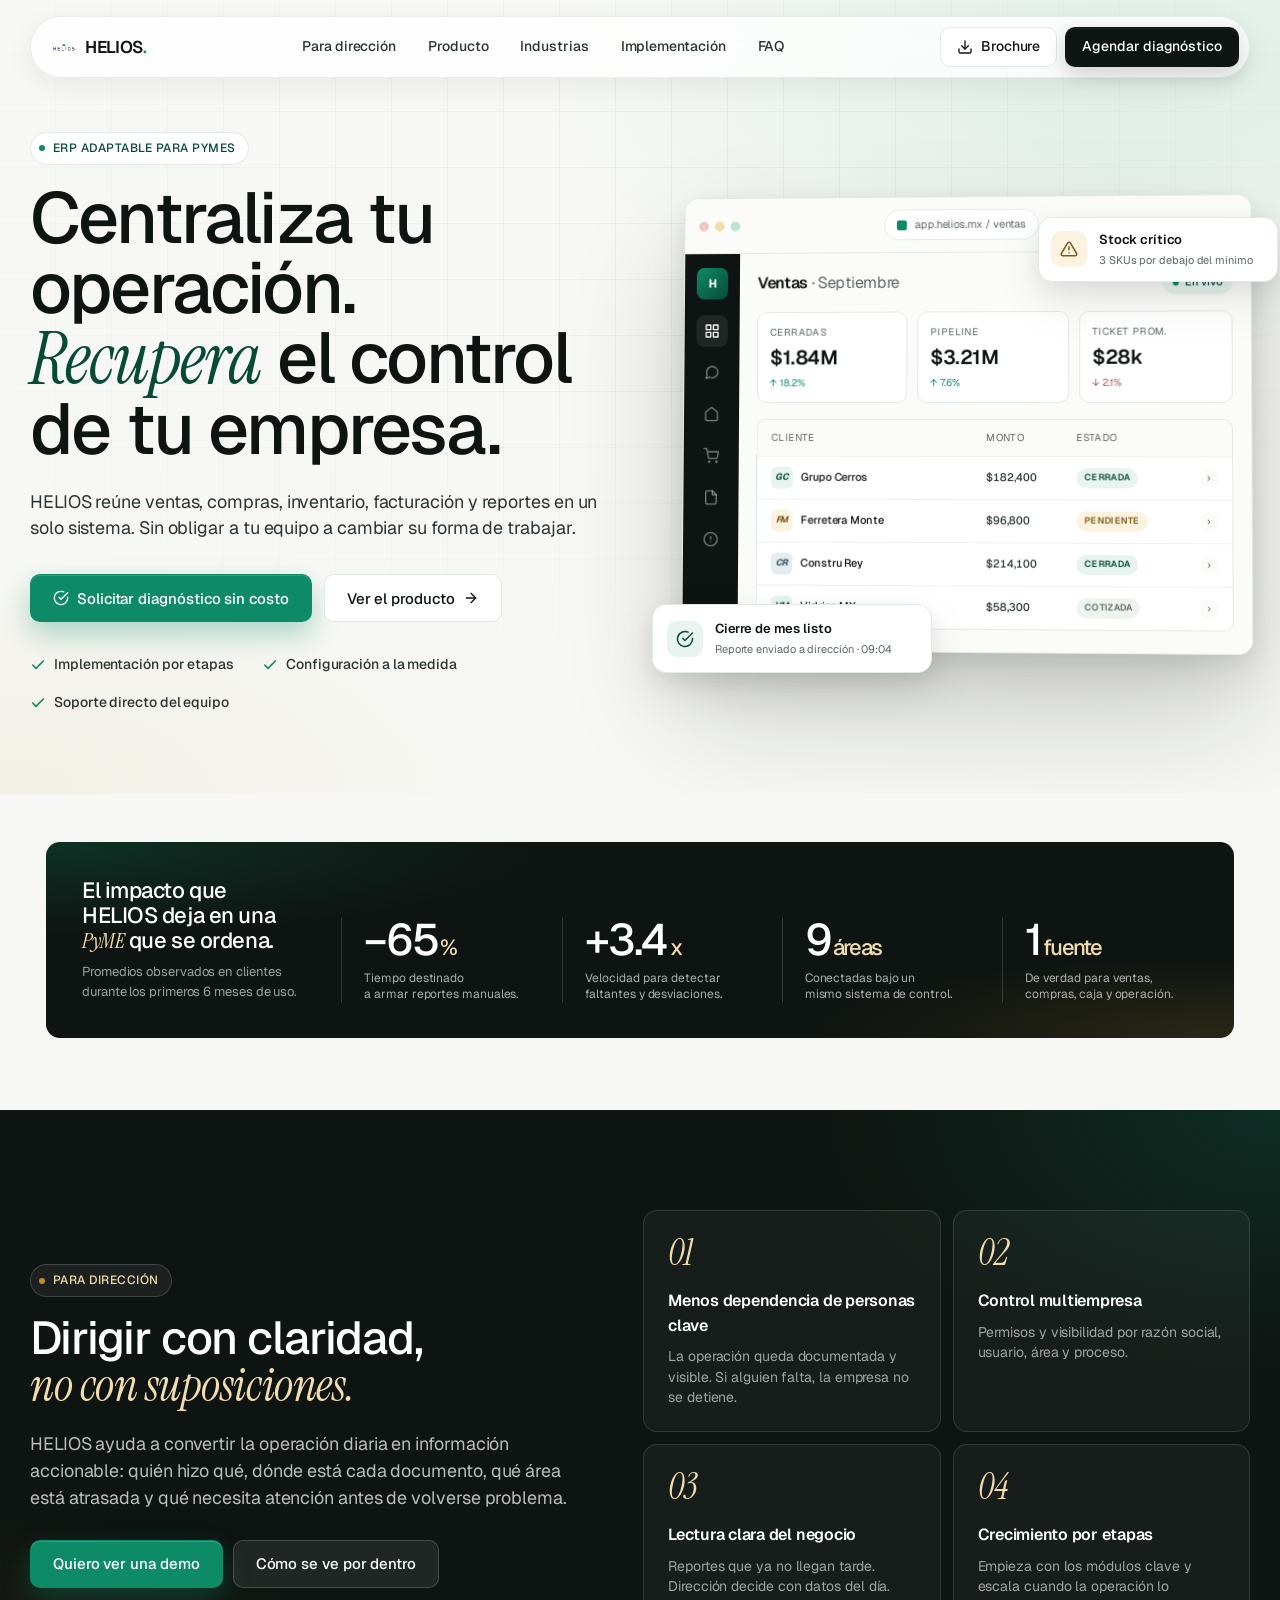
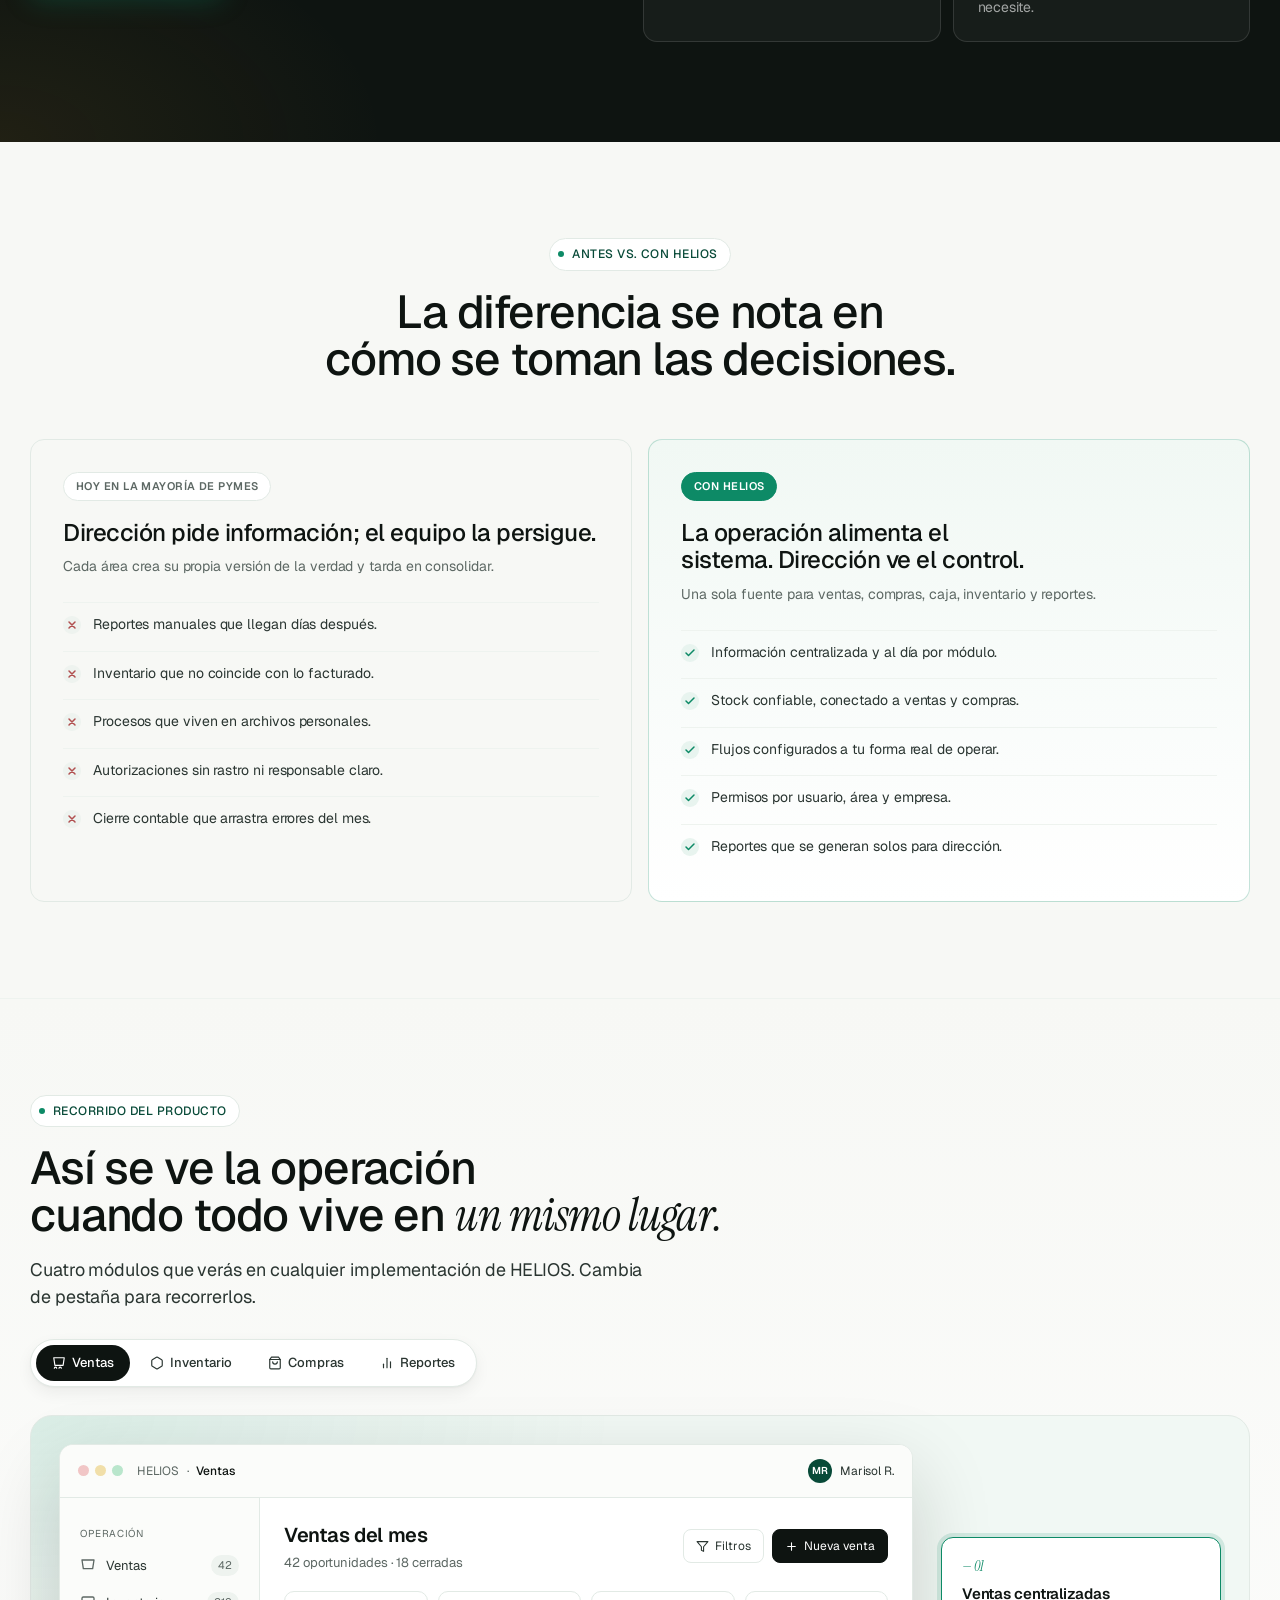
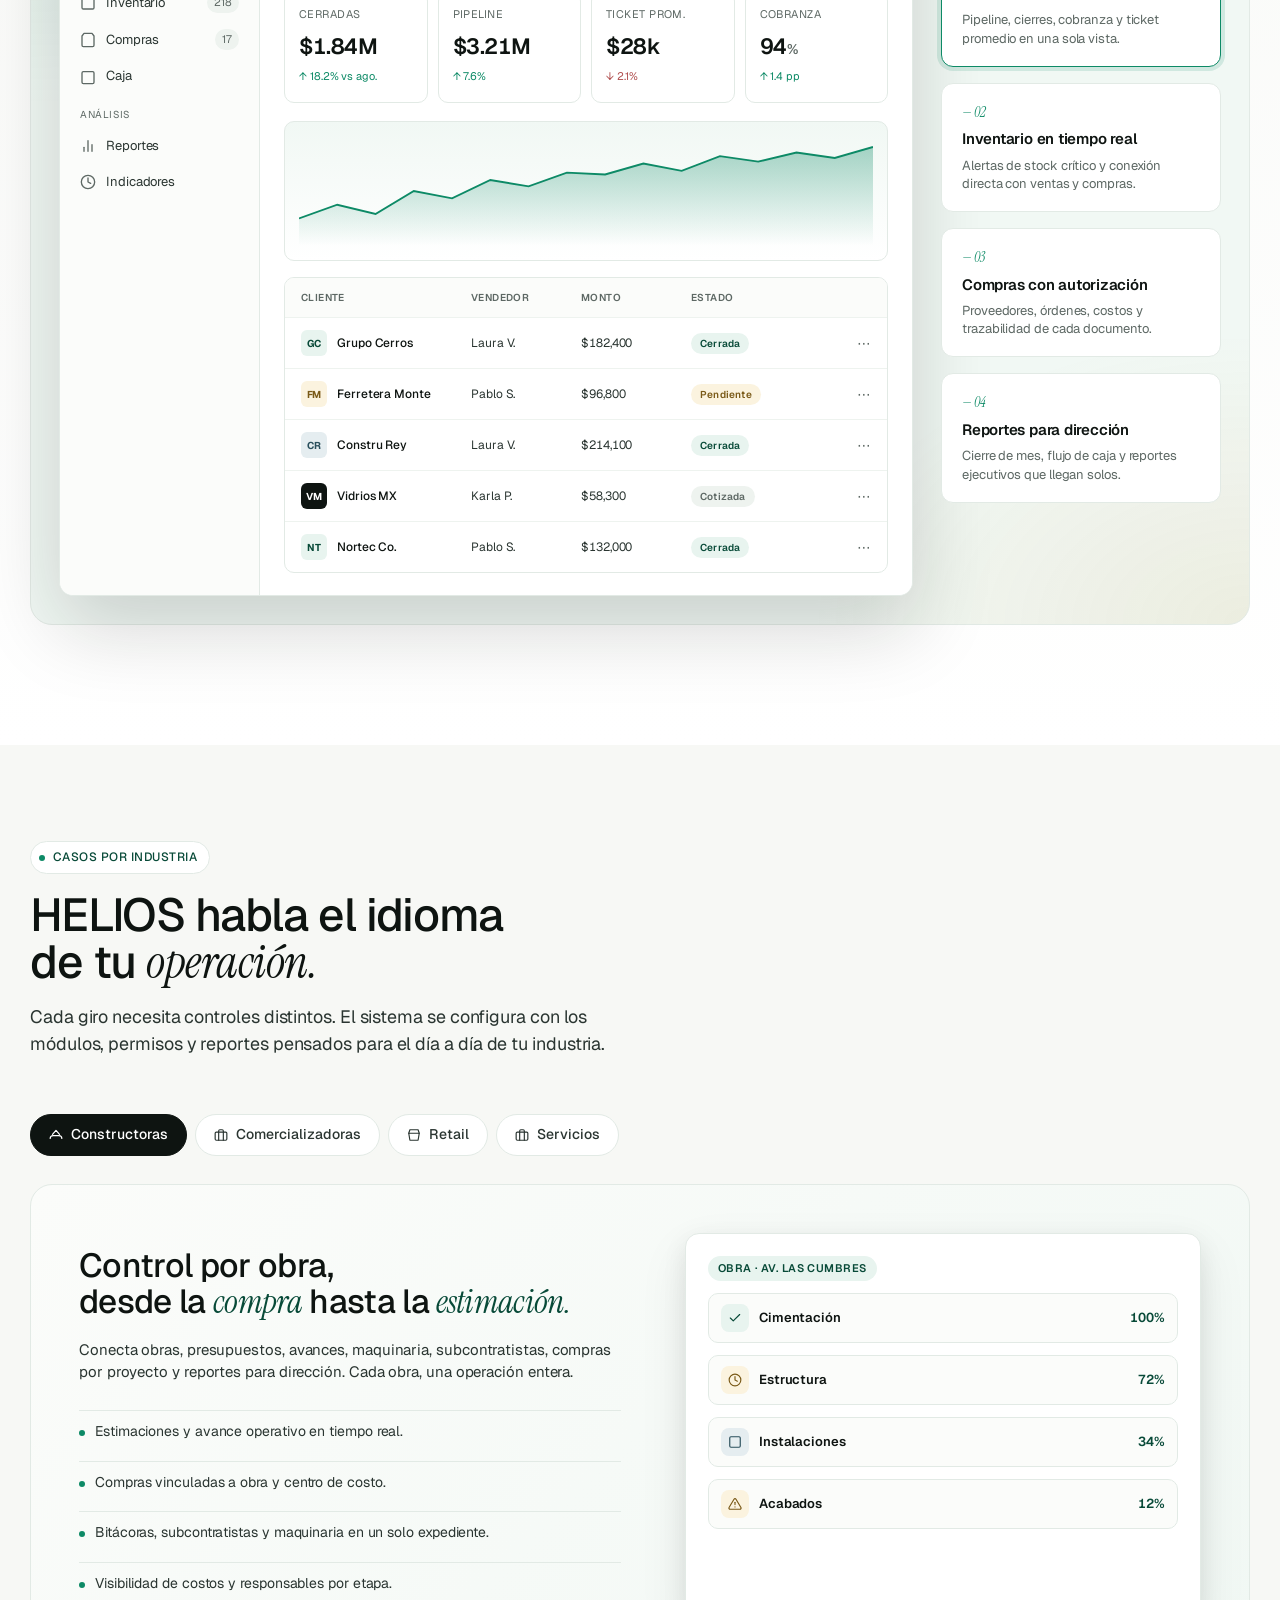
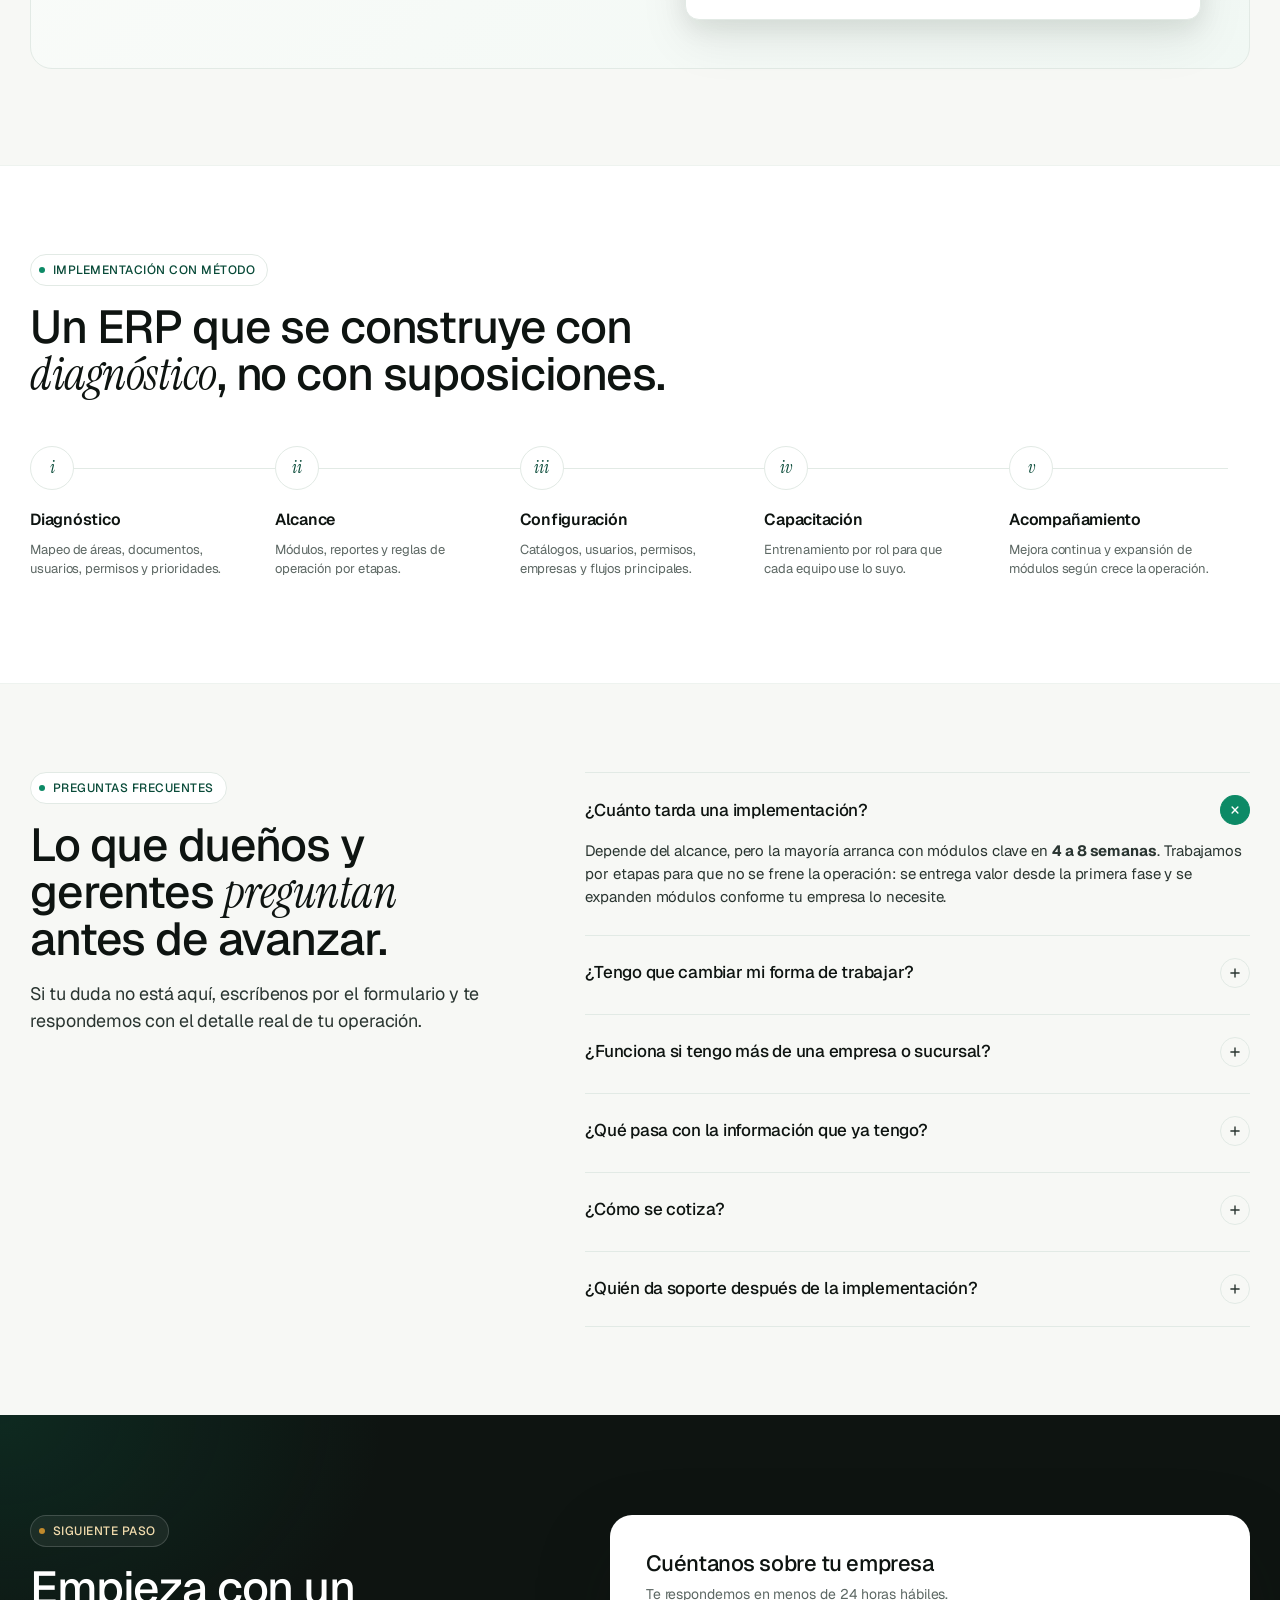
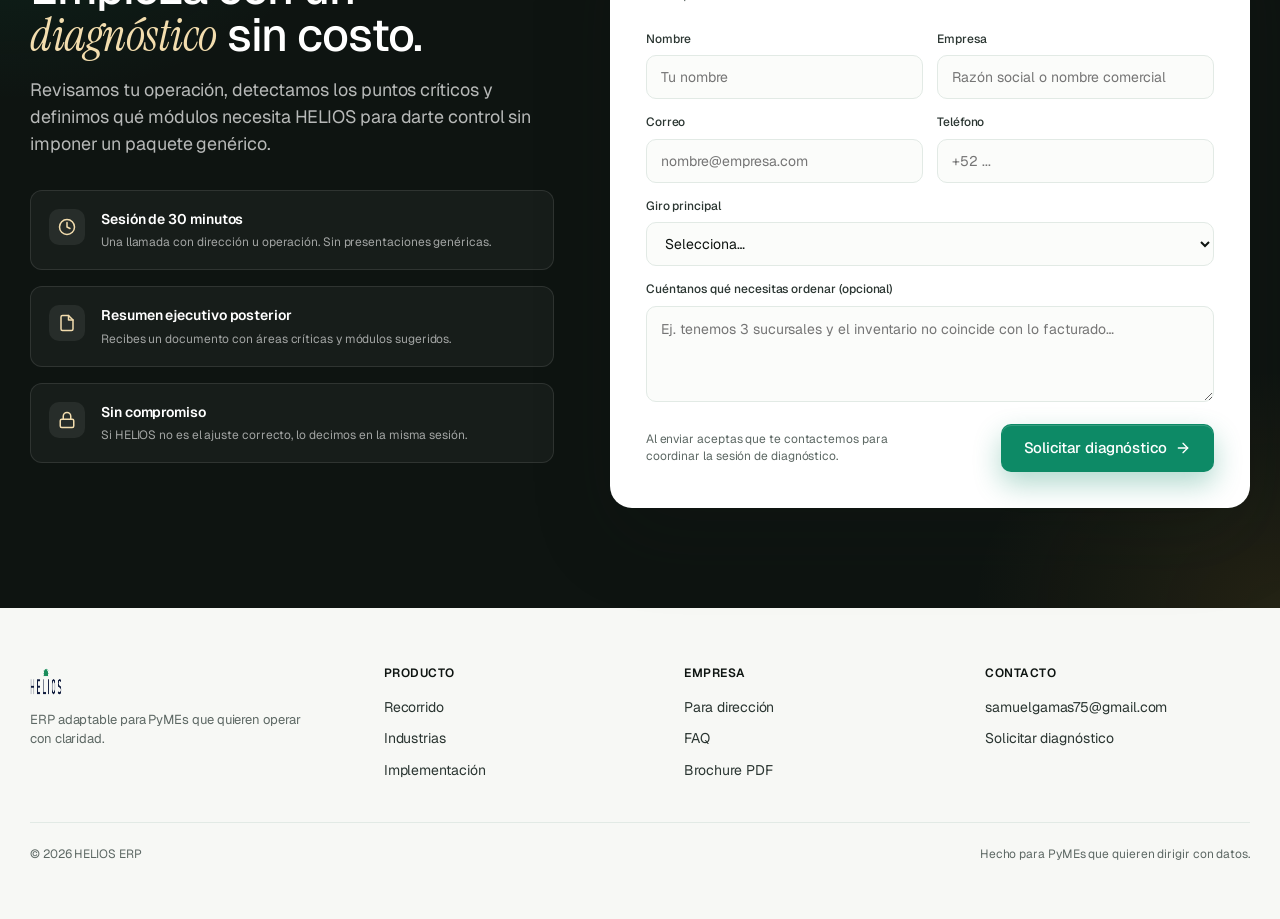
<file: index.html>
<!doctype html>
<html lang="es-MX">
<head>
<meta charset="utf-8" />
<meta name="viewport" content="width=device-width, initial-scale=1" />
<title>HELIOS ERP — Centraliza tu operación. Recupera el control.</title>
<meta name="description" content="ERP adaptable para PyMEs en crecimiento. Centraliza ventas, compras, inventario, facturación y reportes en un solo lugar. Diagnóstico inicial sin costo." />

<link rel="preconnect" href="https://fonts.googleapis.com" />
<link rel="preconnect" href="https://fonts.gstatic.com" crossorigin />
<link rel="stylesheet" href="https://fonts.googleapis.com/css2?family=Geist:wght@300;400;500;600;700&family=Instrument+Serif:ital@0;1&display=swap" />

<style>
/* ============ TOKENS ============ */
:root {
  --ink: #0e1411;
  --ink-soft: #2a3531;
  --muted: #5d6864;
  --muted-2: #8a948f;
  --line: #e2eae5;
  --line-soft: #eef3ef;
  --paper: #f7f8f5;
  --paper-2: #fbfcfa;
  --white: #ffffff;

  --charcoal: #0e1411;
  --charcoal-2: #18211d;

  --emerald: #0d8a66;
  --emerald-dark: #084a38;
  --emerald-deep: #053126;
  --emerald-tint: #e8f4ef;
  --emerald-tint-2: #f1f8f4;

  --amber: #c18a2c;
  --amber-soft: #f3ddae;
  --amber-tint: #fbf3df;

  --steel: #2a4f5c;

  --radius: 14px;
  --radius-sm: 8px;
  --radius-lg: 22px;
  --max: 1220px;
  --shadow-sm: 0 1px 2px rgba(14, 20, 17, .04), 0 6px 16px rgba(14, 20, 17, .06);
  --shadow-md: 0 8px 24px rgba(14, 20, 17, .08), 0 20px 50px rgba(14, 20, 17, .08);
  --shadow-lg: 0 30px 80px rgba(14, 20, 17, .18);
}

* { box-sizing: border-box; }
html { scroll-behavior: smooth; }
body {
  margin: 0;
  background: var(--paper);
  color: var(--ink);
  font-family: "Geist", ui-sans-serif, system-ui, -apple-system, sans-serif;
  font-weight: 400;
  font-size: 16px;
  line-height: 1.55;
  letter-spacing: -0.005em;
  -webkit-font-smoothing: antialiased;
  text-rendering: optimizeLegibility;
}
img, svg { display: block; max-width: 100%; }
a { color: inherit; text-decoration: none; }
button { font: inherit; cursor: pointer; }

/* ============ TYPO ============ */
.eyebrow {
  display: inline-flex;
  align-items: center;
  gap: 8px;
  margin: 0 0 18px;
  padding: 6px 12px 6px 8px;
  border: 1px solid var(--line);
  border-radius: 999px;
  background: var(--white);
  color: var(--emerald-dark);
  font-size: 12px;
  font-weight: 500;
  letter-spacing: 0.04em;
  text-transform: uppercase;
}
.eyebrow::before {
  content: "";
  width: 6px;
  height: 6px;
  border-radius: 999px;
  background: var(--emerald);
}
.eyebrow.on-dark {
  border-color: rgba(255,255,255,.16);
  background: rgba(255,255,255,.06);
  color: var(--amber-soft);
}
.eyebrow.on-dark::before { background: var(--amber); }

h1, h2, h3 {
  margin: 0;
  font-family: "Geist", sans-serif;
  font-weight: 500;
  letter-spacing: -0.025em;
  color: var(--ink);
  text-wrap: balance;
}
h1 {
  font-size: clamp(40px, 5.6vw, 78px);
  line-height: 0.98;
  font-weight: 500;
}
h1 .serif {
  font-family: "Instrument Serif", serif;
  font-weight: 400;
  font-style: italic;
  letter-spacing: -0.015em;
  color: var(--emerald-dark);
}
h2 {
  font-size: clamp(30px, 3.6vw, 52px);
  line-height: 1.02;
  font-weight: 500;
}
h2 .serif {
  font-family: "Instrument Serif", serif;
  font-weight: 400;
  font-style: italic;
  letter-spacing: -0.01em;
}
h3 {
  font-size: 18px;
  line-height: 1.25;
  font-weight: 600;
  letter-spacing: -0.015em;
}
p { margin: 0; color: var(--ink-soft); }
.lead {
  font-size: clamp(17px, 1.4vw, 20px);
  line-height: 1.5;
  color: var(--ink-soft);
  max-width: 620px;
}
.muted { color: var(--muted); }

/* ============ BUTTONS ============ */
.btn {
  display: inline-flex;
  align-items: center;
  justify-content: center;
  gap: 8px;
  height: 48px;
  padding: 0 22px;
  border: 1px solid transparent;
  border-radius: 10px;
  font-size: 15px;
  font-weight: 500;
  letter-spacing: -0.005em;
  transition: transform .15s ease, background .15s ease, border-color .15s ease, color .15s ease, box-shadow .2s ease;
  white-space: nowrap;
}
.btn.primary {
  background: var(--charcoal);
  color: var(--white);
  box-shadow: 0 1px 0 rgba(255,255,255,.08) inset, 0 8px 20px rgba(14,20,17,.18);
}
.btn.primary:hover { background: #1c2823; transform: translateY(-1px); }
.btn.emerald {
  background: var(--emerald);
  color: var(--white);
  box-shadow: 0 1px 0 rgba(255,255,255,.16) inset, 0 12px 28px rgba(13,138,102,.32);
}
.btn.emerald:hover { background: var(--emerald-dark); transform: translateY(-1px); }
.btn.ghost {
  background: var(--white);
  border-color: var(--line);
  color: var(--ink);
}
.btn.ghost:hover { border-color: var(--emerald); color: var(--emerald-dark); }
.btn.light {
  background: rgba(255,255,255,.08);
  border-color: rgba(255,255,255,.18);
  color: var(--white);
}
.btn.light:hover { background: rgba(255,255,255,.14); }
.btn .ic { width: 16px; height: 16px; stroke-width: 2; }

/* ============ NAV ============ */
.nav {
  position: fixed;
  z-index: 50;
  top: 16px;
  left: 50%;
  transform: translateX(-50%);
  width: min(100% - 32px, var(--max));
  display: grid;
  grid-template-columns: auto 1fr auto;
  align-items: center;
  gap: 24px;
  padding: 10px 10px 10px 22px;
  border: 1px solid rgba(226, 234, 229, .8);
  border-radius: 999px;
  background: rgba(255, 255, 255, 0.78);
  backdrop-filter: blur(20px) saturate(140%);
  -webkit-backdrop-filter: blur(20px) saturate(140%);
  box-shadow: 0 8px 28px rgba(14, 20, 17, .06);
  transition: all .2s ease;
}
.nav.scrolled {
  background: rgba(255, 255, 255, 0.94);
  box-shadow: 0 10px 36px rgba(14, 20, 17, .10);
}
.nav-brand {
  display: flex;
  align-items: center;
  gap: 10px;
  font-weight: 600;
  letter-spacing: -0.02em;
  font-size: 17px;
}
.nav-brand img { width: 22px; height: 22px; object-fit: contain; }
.nav-brand .dot { color: var(--emerald); }
.nav-links {
  display: flex;
  justify-content: center;
  gap: 4px;
}
.nav-links a {
  padding: 8px 14px;
  border-radius: 999px;
  color: var(--ink-soft);
  font-size: 14px;
  font-weight: 500;
  transition: background .15s ease, color .15s ease;
}
.nav-links a:hover { background: var(--line-soft); color: var(--ink); }
.nav-cta {
  display: flex;
  align-items: center;
  gap: 8px;
}
.nav-cta .btn { height: 40px; padding: 0 16px; font-size: 14px; }

@media (max-width: 880px) {
  .nav { padding: 8px 8px 8px 18px; gap: 8px; }
  .nav-links { display: none; }
  .nav-cta .btn.ghost { display: none; }
}

/* ============ HERO ============ */
.hero {
  position: relative;
  padding: 132px 24px 80px;
  overflow: hidden;
  background:
    radial-gradient(80% 60% at 90% 10%, rgba(13,138,102,.10), transparent 60%),
    radial-gradient(70% 50% at 0% 100%, rgba(193,138,44,.08), transparent 60%),
    var(--paper);
}
.hero::before {
  content: "";
  position: absolute;
  inset: 0;
  background-image:
    linear-gradient(rgba(14,20,17,.04) 1px, transparent 1px),
    linear-gradient(90deg, rgba(14,20,17,.04) 1px, transparent 1px);
  background-size: 56px 56px;
  background-position: -1px -1px;
  mask-image: radial-gradient(ellipse 80% 70% at 50% 30%, #000 30%, transparent 80%);
  -webkit-mask-image: radial-gradient(ellipse 80% 70% at 50% 30%, #000 30%, transparent 80%);
  pointer-events: none;
}

.hero-shell {
  position: relative;
  width: min(100%, var(--max));
  margin: 0 auto;
  display: grid;
  grid-template-columns: minmax(0, 1.05fr) minmax(0, 1fr);
  gap: clamp(28px, 4vw, 64px);
  align-items: center;
}
.hero-copy { min-width: 0; }
.hero-bullets {
  display: flex;
  flex-wrap: wrap;
  gap: 16px 28px;
  margin: 32px 0 0;
  padding: 0;
  list-style: none;
}
.hero-bullets li {
  display: flex;
  align-items: center;
  gap: 8px;
  color: var(--ink-soft);
  font-size: 14px;
  font-weight: 500;
}
.hero-bullets li .ic {
  width: 16px; height: 16px;
  color: var(--emerald);
  flex-shrink: 0;
}
.hero-actions {
  display: flex;
  flex-wrap: wrap;
  gap: 12px;
  margin: 32px 0 18px;
}
/* ============ HERO DASHBOARD PREVIEW ============ */
.hero-preview {
  position: relative;
  min-width: 0;
}
.app-window {
  position: relative;
  border-radius: var(--radius);
  background: var(--white);
  border: 1px solid var(--line);
  box-shadow: var(--shadow-md), 0 60px 120px rgba(14,20,17,.18);
  overflow: hidden;
  transform: perspective(1600px) rotateY(-3deg) rotateX(2deg);
}
.app-bar {
  display: grid;
  grid-template-columns: auto 1fr auto;
  align-items: center;
  gap: 12px;
  padding: 12px 14px;
  border-bottom: 1px solid var(--line);
  background: var(--paper-2);
}
.app-bar .dots {
  display: flex; gap: 6px;
}
.app-bar .dots i {
  width: 10px; height: 10px;
  border-radius: 999px;
  background: #f1c6c6;
}
.app-bar .dots i:nth-child(2) { background: #f1dfa9; }
.app-bar .dots i:nth-child(3) { background: #b9e6cc; }
.app-bar .url {
  display: inline-flex;
  align-items: center;
  gap: 8px;
  padding: 6px 12px;
  border-radius: 999px;
  background: var(--white);
  border: 1px solid var(--line);
  color: var(--muted);
  font-size: 11px;
  width: max-content;
  margin: 0 auto;
}
.app-bar .url .lock {
  width: 10px; height: 10px;
  background: var(--emerald);
  border-radius: 2px;
  display: inline-block;
}

.app-body {
  display: grid;
  grid-template-columns: 56px 1fr;
}
.app-side {
  background: var(--charcoal);
  padding: 14px 8px;
  display: flex;
  flex-direction: column;
  gap: 10px;
}
.app-side .side-logo {
  width: 32px; height: 32px;
  border-radius: 8px;
  background: linear-gradient(135deg, var(--emerald), var(--emerald-dark));
  display: grid; place-items: center;
  color: var(--white);
  font-weight: 700;
  font-size: 12px;
  letter-spacing: -.02em;
  margin: 0 auto 6px;
}
.app-side .side-ic {
  width: 32px; height: 32px;
  border-radius: 8px;
  display: grid; place-items: center;
  margin: 0 auto;
  color: rgba(255,255,255,.45);
  font-size: 0;
}
.app-side .side-ic .ic { width: 16px; height: 16px; color: inherit; }
.app-side .side-ic.active { background: rgba(255,255,255,.08); color: var(--white); }

.app-main {
  padding: 18px 18px 22px;
  background: var(--paper-2);
}
.app-header {
  display: flex;
  align-items: center;
  justify-content: space-between;
  margin-bottom: 16px;
}
.app-title {
  font-size: 16px;
  font-weight: 600;
  letter-spacing: -.02em;
}
.app-title em {
  font-style: normal;
  color: var(--muted);
  font-weight: 400;
}
.app-pill {
  display: inline-flex;
  align-items: center;
  gap: 6px;
  padding: 4px 10px;
  border-radius: 999px;
  background: var(--emerald-tint);
  color: var(--emerald-dark);
  font-size: 11px;
  font-weight: 500;
}
.app-pill::before {
  content: ""; width: 6px; height: 6px; border-radius: 999px; background: var(--emerald);
}

.app-kpis {
  display: grid;
  grid-template-columns: repeat(3, 1fr);
  gap: 10px;
  margin-bottom: 16px;
}
.app-kpi {
  padding: 12px;
  border: 1px solid var(--line);
  border-radius: 10px;
  background: var(--white);
}
.app-kpi .k-label {
  color: var(--muted);
  font-size: 10px;
  letter-spacing: .04em;
  text-transform: uppercase;
}
.app-kpi .k-value {
  font-size: 20px;
  font-weight: 600;
  letter-spacing: -.02em;
  margin-top: 2px;
}
.app-kpi .k-delta {
  font-size: 10px;
  color: var(--emerald);
  margin-top: 2px;
}
.app-kpi .k-delta.neg { color: #b15050; }

.app-table {
  border: 1px solid var(--line);
  border-radius: 10px;
  background: var(--white);
  overflow: hidden;
}
.app-table .row {
  display: grid;
  grid-template-columns: 1fr 80px 70px 60px;
  align-items: center;
  gap: 10px;
  padding: 10px 14px;
  border-bottom: 1px solid var(--line-soft);
  font-size: 11px;
}
.app-table .row.head {
  background: var(--paper-2);
  color: var(--muted);
  font-size: 10px;
  letter-spacing: .04em;
  text-transform: uppercase;
}
.app-table .row:last-child { border-bottom: 0; }
.app-table .row .cell-main {
  display: flex; align-items: center; gap: 8px;
  font-weight: 500;
}
.app-table .row .cell-main i {
  width: 22px; height: 22px;
  border-radius: 6px;
  background: var(--emerald-tint);
  display: inline-grid; place-items: center;
  font-size: 9px; font-weight: 700;
  color: var(--emerald-dark);
  flex-shrink: 0;
}
.app-table .row .cell-main i.amber { background: var(--amber-tint); color: #7a5a18; }
.app-table .row .cell-main i.steel { background: #e5edf0; color: var(--steel); }
.app-table .status {
  display: inline-flex;
  padding: 3px 8px;
  border-radius: 999px;
  background: var(--emerald-tint);
  color: var(--emerald-dark);
  font-size: 9px;
  font-weight: 600;
  letter-spacing: .03em;
  text-transform: uppercase;
}
.app-table .status.warn { background: var(--amber-tint); color: #7a5a18; }
.app-table .status.muted { background: var(--line-soft); color: var(--muted); }
.app-table .num { font-variant-numeric: tabular-nums; color: var(--ink-soft); font-weight: 500; }
.app-table .arrow {
  width: 18px; height: 18px;
  border-radius: 6px;
  background: var(--paper-2);
  display: inline-grid; place-items: center;
  color: var(--muted);
  margin-left: auto;
}

.preview-float {
  position: absolute;
  z-index: 2;
  background: var(--white);
  border: 1px solid var(--line);
  border-radius: var(--radius);
  box-shadow: var(--shadow-md);
  padding: 14px;
  display: flex;
  align-items: center;
  gap: 12px;
}
.preview-float.alert {
  bottom: -22px;
  left: -28px;
  width: 280px;
}
.preview-float.note {
  top: 22px;
  right: -28px;
  width: 240px;
  padding: 12px;
}
.preview-float .icon {
  width: 36px; height: 36px;
  border-radius: 10px;
  background: var(--emerald-tint);
  color: var(--emerald-dark);
  display: grid; place-items: center;
  flex-shrink: 0;
}
.preview-float .icon.amber { background: var(--amber-tint); color: #7a5a18; }
.preview-float .icon .ic { width: 18px; height: 18px; }
.preview-float strong {
  display: block;
  font-size: 13px;
  font-weight: 600;
  letter-spacing: -.01em;
}
.preview-float small {
  display: block;
  color: var(--muted);
  font-size: 11px;
  margin-top: 2px;
}

@media (max-width: 980px) {
  .hero-shell { grid-template-columns: 1fr; }
  .hero-preview { display: none; }
}

/* ============ TRUST STRIP ============ */
.trust {
  width: min(100% - 32px, var(--max));
  margin: 0 auto;
  padding: 40px 0 24px;
  text-align: center;
}
.trust-label {
  color: var(--muted);
  font-size: 13px;
  font-weight: 500;
  letter-spacing: 0.02em;
  text-transform: uppercase;
}
.trust-logos {
  display: grid;
  grid-template-columns: repeat(6, 1fr);
  gap: 20px;
  margin-top: 22px;
  align-items: center;
}
.trust-logo {
  display: flex;
  align-items: center;
  justify-content: center;
  height: 36px;
  color: var(--muted-2);
  font-weight: 600;
  letter-spacing: -.02em;
  font-size: 15px;
  opacity: .72;
  transition: opacity .2s ease;
}
.trust-logo:hover { opacity: 1; }
.trust-logo .lg {
  font-family: "Instrument Serif", serif;
  font-style: italic;
  font-weight: 400;
  font-size: 22px;
  letter-spacing: -.01em;
}
.trust-logo .sq {
  display: inline-block;
  width: 14px; height: 14px;
  margin-right: 6px;
  background: currentColor;
  border-radius: 3px;
}
.trust-logo .circ {
  display: inline-block;
  width: 12px; height: 12px;
  margin-right: 6px;
  background: currentColor;
  border-radius: 999px;
}
.trust-logo .tri {
  display: inline-block;
  width: 0; height: 0;
  margin-right: 6px;
  border-style: solid;
  border-width: 0 7px 12px 7px;
  border-color: transparent transparent currentColor transparent;
}
@media (max-width: 880px) {
  .trust-logos { grid-template-columns: repeat(3, 1fr); }
}

/* ============ STATS ============ */
.stats {
  width: min(100% - 32px, var(--max));
  margin: 24px auto 0;
  padding: 36px 36px;
  border-radius: var(--radius);
  background: var(--charcoal);
  background-image:
    radial-gradient(70% 80% at 0% 0%, rgba(13,138,102,.25), transparent 60%),
    radial-gradient(60% 70% at 100% 100%, rgba(193,138,44,.16), transparent 60%);
  color: var(--white);
  display: grid;
  grid-template-columns: 1.2fr repeat(4, 1fr);
  gap: 24px;
  align-items: end;
}
.stats-intro h3 {
  color: var(--white);
  font-size: 22px;
  font-weight: 500;
  letter-spacing: -.02em;
  line-height: 1.15;
}
.stats-intro h3 .serif {
  font-family: "Instrument Serif", serif;
  font-weight: 400; font-style: italic;
  color: var(--amber-soft);
}
.stats-intro p {
  margin-top: 8px;
  color: rgba(255,255,255,.6);
  font-size: 13px;
}
.stat {
  border-left: 1px solid rgba(255,255,255,.16);
  padding-left: 22px;
}
.stat .num {
  font-size: 44px;
  font-weight: 500;
  letter-spacing: -.04em;
  line-height: 1;
}
.stat .num .unit {
  font-size: 22px;
  color: var(--amber-soft);
  margin-left: 2px;
}
.stat .label {
  margin-top: 8px;
  color: rgba(255,255,255,.66);
  font-size: 12px;
  line-height: 1.35;
}
@media (max-width: 980px) {
  .stats { grid-template-columns: repeat(2, 1fr); padding: 28px; }
  .stats-intro { grid-column: 1 / -1; }
  .stat { border-left: 0; padding-left: 0; border-top: 1px solid rgba(255,255,255,.16); padding-top: 16px; }
}

/* ============ SECTION SHELL ============ */
.section {
  width: min(100% - 32px, var(--max));
  margin: 0 auto;
  padding: 96px 0;
}
.section.tight { padding: 72px 0; }
.section-head {
  max-width: 720px;
  margin-bottom: 56px;
}
.section-head.centered {
  text-align: center;
  margin-left: auto; margin-right: auto;
}

/* ============ DIRECCION (dark) ============ */
.direccion-wrap {
  background:
    radial-gradient(60% 70% at 100% 0%, rgba(13,138,102,.22), transparent 60%),
    radial-gradient(50% 60% at 0% 100%, rgba(193,138,44,.10), transparent 60%),
    var(--charcoal);
  color: var(--white);
  padding: 100px 0;
}
.direccion {
  width: min(100% - 32px, var(--max));
  margin: 0 auto;
  display: grid;
  grid-template-columns: 0.95fr 1.05fr;
  gap: 64px;
  align-items: center;
}
.direccion h2 { color: var(--white); }
.direccion h2 .serif { color: var(--amber-soft); }
.direccion p { color: rgba(255,255,255,.72); }
.direccion .actions { margin-top: 28px; display: flex; gap: 10px; flex-wrap: wrap; }
.direccion-grid {
  display: grid;
  grid-template-columns: repeat(2, 1fr);
  gap: 12px;
}
.direccion-card {
  position: relative;
  padding: 24px;
  border: 1px solid rgba(255,255,255,.12);
  border-radius: var(--radius);
  background: rgba(255,255,255,.04);
  transition: background .2s ease, border-color .2s ease;
}
.direccion-card:hover { background: rgba(255,255,255,.07); border-color: rgba(255,255,255,.22); }
.direccion-card .num {
  font-family: "Instrument Serif", serif;
  font-style: italic;
  font-weight: 400;
  font-size: 36px;
  color: var(--amber-soft);
  letter-spacing: -.02em;
  line-height: 1;
}
.direccion-card strong {
  display: block;
  margin-top: 18px;
  font-size: 16px;
  font-weight: 600;
  letter-spacing: -.015em;
}
.direccion-card p {
  margin-top: 8px;
  font-size: 14px;
  color: rgba(255,255,255,.6);
  line-height: 1.45;
}
@media (max-width: 980px) {
  .direccion { grid-template-columns: 1fr; gap: 36px; }
}

/* ============ COMPARISON ============ */
.compare {
  display: grid;
  grid-template-columns: repeat(2, 1fr);
  gap: 16px;
}
.compare-col {
  position: relative;
  padding: 32px;
  border-radius: var(--radius);
  border: 1px solid var(--line);
  background: var(--white);
}
.compare-col.before {
  background: var(--paper);
}
.compare-col.after {
  background: linear-gradient(180deg, var(--emerald-tint-2) 0%, var(--white) 100%);
  border-color: rgba(13,138,102,.24);
}
.compare-col .tag {
  display: inline-flex; align-items: center; gap: 6px;
  padding: 5px 12px;
  border-radius: 999px;
  background: var(--white);
  border: 1px solid var(--line);
  font-size: 11px;
  font-weight: 600;
  letter-spacing: .04em;
  text-transform: uppercase;
  color: var(--muted);
}
.compare-col.after .tag {
  background: var(--emerald);
  border-color: var(--emerald);
  color: var(--white);
}
.compare-col h3 {
  margin-top: 18px;
  font-size: 24px;
  font-weight: 500;
  letter-spacing: -.02em;
  line-height: 1.15;
}
.compare-col .meta {
  margin-top: 10px;
  font-size: 14px;
  color: var(--muted);
}
.compare-col ul {
  margin: 24px 0 0;
  padding: 0;
  list-style: none;
  display: grid;
  gap: 4px;
}
.compare-col li {
  display: flex;
  gap: 12px;
  padding: 12px 0;
  border-top: 1px solid var(--line-soft);
  font-size: 14px;
  line-height: 1.4;
  color: var(--ink-soft);
}
.compare-col li::before {
  content: "";
  flex-shrink: 0;
  width: 18px; height: 18px;
  border-radius: 999px;
  background: var(--line-soft);
  background-image: url("data:image/svg+xml;utf8,<svg xmlns='http://www.w3.org/2000/svg' width='12' height='12' viewBox='0 0 24 24' fill='none' stroke='%23b15050' stroke-width='3' stroke-linecap='round'><path d='M18 6L6 18M6 6l12 12'/></svg>");
  background-repeat: no-repeat;
  background-position: center;
  margin-top: 1px;
}
.compare-col.after li::before {
  background: var(--emerald-tint);
  background-image: url("data:image/svg+xml;utf8,<svg xmlns='http://www.w3.org/2000/svg' width='12' height='12' viewBox='0 0 24 24' fill='none' stroke='%230d8a66' stroke-width='3' stroke-linecap='round' stroke-linejoin='round'><path d='M20 6L9 17l-5-5'/></svg>");
  background-repeat: no-repeat;
  background-position: center;
}
@media (max-width: 880px) { .compare { grid-template-columns: 1fr; } }

/* ============ DEMO / PRODUCT TOUR ============ */
.demo-wrap {
  background: linear-gradient(180deg, var(--paper) 0%, var(--white) 100%);
  padding: 96px 0 120px;
  border-top: 1px solid var(--line-soft);
}
.demo {
  width: min(100% - 32px, var(--max));
  margin: 0 auto;
}
.demo-tabs {
  display: inline-flex;
  align-items: center;
  gap: 4px;
  padding: 5px;
  border-radius: 999px;
  background: var(--white);
  border: 1px solid var(--line);
  box-shadow: var(--shadow-sm);
  margin-top: 28px;
}
.demo-tabs button {
  display: inline-flex;
  align-items: center;
  gap: 6px;
  height: 36px;
  padding: 0 16px;
  border: 0;
  border-radius: 999px;
  background: transparent;
  color: var(--ink-soft);
  font-size: 13px;
  font-weight: 500;
  transition: all .15s ease;
}
.demo-tabs button:hover { color: var(--ink); }
.demo-tabs button.active {
  background: var(--charcoal);
  color: var(--white);
}
.demo-tabs button .ic { width: 14px; height: 14px; }

.demo-stage {
  position: relative;
  margin-top: 28px;
  padding: 28px;
  border-radius: var(--radius-lg);
  background:
    radial-gradient(80% 60% at 0% 0%, rgba(13,138,102,.10), transparent 60%),
    radial-gradient(60% 60% at 100% 100%, rgba(193,138,44,.10), transparent 60%),
    var(--emerald-tint-2);
  border: 1px solid var(--line);
}
.demo-stage .stage-grid {
  display: grid;
  grid-template-columns: 1fr 280px;
  gap: 28px;
  align-items: center;
}
.demo-window {
  border-radius: var(--radius);
  background: var(--white);
  border: 1px solid var(--line);
  box-shadow: var(--shadow-lg);
  overflow: hidden;
  min-height: 480px;
}
.demo-aside {
  display: flex;
  flex-direction: column;
  gap: 16px;
}
.demo-aside .step {
  position: relative;
  padding: 18px 20px;
  border-radius: 12px;
  background: var(--white);
  border: 1px solid var(--line);
  cursor: pointer;
  transition: all .2s ease;
}
.demo-aside .step.active {
  border-color: var(--emerald);
  box-shadow: 0 0 0 4px rgba(13,138,102,.14);
}
.demo-aside .step .step-num {
  font-family: "Instrument Serif", serif;
  font-style: italic;
  color: var(--emerald);
  font-size: 14px;
  letter-spacing: -.01em;
}
.demo-aside .step strong {
  display: block;
  margin-top: 4px;
  font-size: 15px;
  font-weight: 600;
  letter-spacing: -.015em;
}
.demo-aside .step p {
  margin-top: 6px;
  font-size: 13px;
  color: var(--muted);
  line-height: 1.4;
}
@media (max-width: 1060px) {
  .demo-stage .stage-grid { grid-template-columns: 1fr; }
}

/* Demo content panels */
.demo-panel { display: none; }
.demo-panel.active { display: block; }

.win-bar {
  display: grid;
  grid-template-columns: auto 1fr auto;
  align-items: center;
  gap: 14px;
  padding: 14px 18px;
  border-bottom: 1px solid var(--line);
  background: var(--paper-2);
}
.win-bar .dots { display: flex; gap: 6px; }
.win-bar .dots i { width: 11px; height: 11px; border-radius: 999px; background: #f1c6c6; }
.win-bar .dots i:nth-child(2) { background: #f1dfa9; }
.win-bar .dots i:nth-child(3) { background: #b9e6cc; }
.win-bar .breadcrumb {
  display: flex; align-items: center; gap: 8px;
  font-size: 12px; color: var(--muted);
}
.win-bar .breadcrumb b { color: var(--ink); font-weight: 500; }
.win-bar .user {
  display: flex; align-items: center; gap: 8px;
  font-size: 12px; color: var(--ink-soft);
}
.win-bar .user .avatar {
  width: 24px; height: 24px;
  border-radius: 999px;
  background: var(--emerald-dark);
  color: var(--white);
  display: grid; place-items: center;
  font-size: 10px; font-weight: 600;
}

.win-body {
  display: grid;
  grid-template-columns: 200px 1fr;
  min-height: 420px;
}
.win-side {
  background: var(--paper-2);
  border-right: 1px solid var(--line);
  padding: 16px 10px;
}
.win-side .side-section {
  font-size: 10px;
  text-transform: uppercase;
  letter-spacing: .06em;
  color: var(--muted);
  padding: 12px 10px 6px;
}
.win-side .side-item {
  display: flex;
  align-items: center;
  gap: 10px;
  padding: 8px 10px;
  border-radius: 8px;
  font-size: 13px;
  color: var(--ink-soft);
  cursor: pointer;
}
.win-side .side-item:hover { background: var(--white); }
.win-side .side-item.active {
  background: var(--white);
  color: var(--ink);
  font-weight: 500;
  box-shadow: var(--shadow-sm);
}
.win-side .side-item .ic { width: 16px; height: 16px; color: var(--muted); }
.win-side .side-item.active .ic { color: var(--emerald); }
.win-side .side-item .count {
  margin-left: auto;
  font-size: 11px;
  color: var(--muted);
  background: var(--line-soft);
  padding: 2px 7px;
  border-radius: 999px;
}

.win-content { padding: 22px 24px; background: var(--white); }
.win-h {
  display: flex; align-items: center; justify-content: space-between;
  margin-bottom: 18px;
}
.win-h .ttl {
  font-size: 20px;
  font-weight: 600;
  letter-spacing: -.02em;
}
.win-h .sub { font-size: 13px; color: var(--muted); margin-top: 2px; }
.win-h .right { display: flex; gap: 8px; }
.win-h .right button {
  height: 34px; padding: 0 12px;
  border-radius: 8px;
  border: 1px solid var(--line);
  background: var(--white);
  color: var(--ink-soft);
  font-size: 12px;
  display: inline-flex; align-items: center; gap: 6px;
}
.win-h .right button.primary {
  background: var(--charcoal); color: var(--white); border-color: var(--charcoal);
}
.win-h .right button .ic { width: 13px; height: 13px; }

.kpi-row {
  display: grid;
  grid-template-columns: repeat(4, 1fr);
  gap: 10px;
  margin-bottom: 18px;
}
.kpi-card {
  padding: 14px;
  border: 1px solid var(--line);
  border-radius: 10px;
  background: var(--white);
}
.kpi-card .k-l { font-size: 11px; color: var(--muted); text-transform: uppercase; letter-spacing: .04em; }
.kpi-card .k-v { font-size: 22px; font-weight: 600; letter-spacing: -.02em; margin-top: 6px; font-variant-numeric: tabular-nums; }
.kpi-card .k-d { font-size: 11px; color: var(--emerald); margin-top: 4px; display: inline-flex; align-items: center; gap: 3px; }
.kpi-card .k-d.neg { color: #b15050; }

/* Chart */
.chart {
  height: 140px;
  border: 1px solid var(--line);
  border-radius: 10px;
  padding: 14px;
  position: relative;
  background: linear-gradient(180deg, var(--emerald-tint-2) 0%, var(--white) 100%);
}
.chart svg { width: 100%; height: 100%; }

/* Table inside demo */
.demo-table {
  border: 1px solid var(--line);
  border-radius: 10px;
  overflow: hidden;
  background: var(--white);
  margin-top: 16px;
}
.demo-table .t-head, .demo-table .t-row {
  display: grid;
  grid-template-columns: 1.6fr 1fr 1fr 90px 80px;
  gap: 10px;
  padding: 12px 16px;
  align-items: center;
  font-size: 12px;
}
.demo-table .t-head {
  background: var(--paper-2);
  font-size: 10px;
  letter-spacing: .04em;
  text-transform: uppercase;
  color: var(--muted);
  font-weight: 600;
}
.demo-table .t-row {
  border-top: 1px solid var(--line-soft);
}
.demo-table .t-row .main-cell {
  display: flex; align-items: center; gap: 10px;
  font-weight: 500;
}
.demo-table .t-row .main-cell .av {
  width: 26px; height: 26px;
  border-radius: 6px;
  background: var(--emerald-tint);
  color: var(--emerald-dark);
  display: grid; place-items: center;
  font-size: 10px; font-weight: 700;
  flex-shrink: 0;
}
.demo-table .t-row .main-cell .av.amber { background: var(--amber-tint); color: #7a5a18; }
.demo-table .t-row .main-cell .av.steel { background: #e5edf0; color: var(--steel); }
.demo-table .t-row .main-cell .av.charcoal { background: var(--charcoal); color: var(--white); }
.demo-table .t-row .num-cell { font-variant-numeric: tabular-nums; color: var(--ink-soft); }
.demo-table .t-row .status-cell .s {
  display: inline-flex;
  padding: 3px 9px;
  border-radius: 999px;
  background: var(--emerald-tint);
  color: var(--emerald-dark);
  font-size: 10px;
  font-weight: 600;
  letter-spacing: .02em;
}
.demo-table .t-row .status-cell .s.warn { background: var(--amber-tint); color: #7a5a18; }
.demo-table .t-row .status-cell .s.danger { background: #fce5e5; color: #944141; }
.demo-table .t-row .status-cell .s.muted { background: var(--line-soft); color: var(--muted); }
.demo-table .t-row .more {
  text-align: right; color: var(--muted); font-size: 14px;
}

/* Inventory module: stock cards */
.stock-grid {
  display: grid;
  grid-template-columns: repeat(3, 1fr);
  gap: 12px;
  margin-top: 4px;
}
.stock-card {
  padding: 16px;
  border: 1px solid var(--line);
  border-radius: 10px;
  background: var(--white);
}
.stock-card .sku { font-size: 11px; color: var(--muted); }
.stock-card .name { font-size: 14px; font-weight: 600; margin-top: 4px; letter-spacing: -.01em; }
.stock-card .bar {
  height: 6px; border-radius: 999px;
  background: var(--line-soft);
  margin-top: 14px;
  overflow: hidden;
}
.stock-card .bar i {
  display: block; height: 100%;
  background: var(--emerald);
  border-radius: inherit;
}
.stock-card.warn .bar i { background: var(--amber); }
.stock-card.low .bar i { background: #c95151; }
.stock-card .meta {
  margin-top: 8px;
  font-size: 11px;
  color: var(--muted);
  display: flex; justify-content: space-between;
  font-variant-numeric: tabular-nums;
}
.stock-card .meta b { color: var(--ink); font-weight: 600; }

/* Reportes: dual chart */
.report-grid {
  display: grid;
  grid-template-columns: 1fr 1fr;
  gap: 12px;
  margin-top: 4px;
}
.report-card {
  padding: 16px;
  border: 1px solid var(--line);
  border-radius: 10px;
  background: var(--white);
}
.report-card .h {
  display: flex; justify-content: space-between; align-items: center;
  margin-bottom: 14px;
}
.report-card .h strong { font-size: 13px; font-weight: 600; letter-spacing: -.01em; }
.report-card .h .pill {
  font-size: 10px;
  padding: 3px 8px;
  border-radius: 999px;
  background: var(--emerald-tint);
  color: var(--emerald-dark);
  font-weight: 600;
}
.report-card .donut {
  display: flex; align-items: center; gap: 18px;
}
.report-card .donut svg { width: 90px; height: 90px; flex-shrink: 0; }
.report-card .legend { font-size: 12px; display: grid; gap: 6px; }
.report-card .legend div { display: flex; align-items: center; gap: 8px; color: var(--ink-soft); }
.report-card .legend i { width: 8px; height: 8px; border-radius: 2px; display: inline-block; }

/* ============ INDUSTRIES TABS ============ */
.industries {
  width: min(100% - 32px, var(--max));
  margin: 0 auto;
  padding: 96px 0;
}
.industries-tabs {
  display: flex;
  flex-wrap: wrap;
  gap: 8px;
  margin: 28px 0 28px;
}
.industries-tabs button {
  display: inline-flex;
  align-items: center;
  gap: 8px;
  height: 42px;
  padding: 0 18px;
  border: 1px solid var(--line);
  border-radius: 999px;
  background: var(--white);
  color: var(--ink-soft);
  font-size: 14px;
  font-weight: 500;
  transition: all .15s ease;
}
.industries-tabs button:hover { border-color: var(--emerald); color: var(--emerald-dark); }
.industries-tabs button.active {
  background: var(--charcoal);
  border-color: var(--charcoal);
  color: var(--white);
}
.industries-tabs button .ic { width: 14px; height: 14px; }
.industries-card {
  display: none;
  grid-template-columns: 1.05fr 1fr;
  gap: 64px;
  align-items: center;
  padding: 48px;
  border-radius: var(--radius-lg);
  background: linear-gradient(135deg, var(--paper-2) 0%, var(--emerald-tint-2) 100%);
  border: 1px solid var(--line);
}
.industries-card.active { display: grid; }
.industries-card h3 {
  font-size: clamp(26px, 2.6vw, 36px);
  font-weight: 500;
  letter-spacing: -.02em;
  line-height: 1.1;
}
.industries-card h3 .serif {
  font-family: "Instrument Serif", serif;
  font-style: italic;
  font-weight: 400;
  color: var(--emerald-dark);
}
.industries-card .desc {
  margin-top: 18px;
  font-size: 15px;
  color: var(--ink-soft);
  line-height: 1.5;
}
.industries-card ul {
  list-style: none;
  margin: 26px 0 0;
  padding: 0;
  display: grid;
  gap: 8px;
}
.industries-card li {
  display: flex;
  gap: 10px;
  padding: 10px 0;
  border-top: 1px solid var(--line);
  font-size: 14px;
  color: var(--ink-soft);
}
.industries-card li::before {
  content: "";
  width: 6px; height: 6px;
  margin-top: 9px;
  border-radius: 999px;
  background: var(--emerald);
  flex-shrink: 0;
}

.industries-visual {
  position: relative;
  aspect-ratio: 4/3;
  border-radius: var(--radius);
  background: var(--white);
  border: 1px solid var(--line);
  box-shadow: var(--shadow-md);
  overflow: hidden;
  padding: 22px;
  display: grid;
  align-content: start;
  gap: 12px;
}
.iv-tag {
  display: inline-flex;
  align-items: center;
  gap: 6px;
  padding: 4px 10px;
  border-radius: 999px;
  background: var(--emerald-tint);
  color: var(--emerald-dark);
  font-size: 11px;
  font-weight: 600;
  letter-spacing: .04em;
  text-transform: uppercase;
  width: max-content;
}
.iv-row {
  display: flex;
  align-items: center;
  gap: 10px;
  padding: 10px 12px;
  border: 1px solid var(--line);
  border-radius: 10px;
  background: var(--paper-2);
  font-size: 13px;
}
.iv-row .ic-box {
  width: 28px; height: 28px;
  border-radius: 8px;
  background: var(--emerald-tint);
  color: var(--emerald-dark);
  display: grid; place-items: center;
}
.iv-row .ic-box.amber { background: var(--amber-tint); color: #7a5a18; }
.iv-row .ic-box.steel { background: #e5edf0; color: var(--steel); }
.iv-row .ic-box .ic { width: 14px; height: 14px; }
.iv-row strong { font-weight: 600; }
.iv-row .pct {
  margin-left: auto;
  font-variant-numeric: tabular-nums;
  font-weight: 600;
  color: var(--emerald-dark);
}
@media (max-width: 980px) {
  .industries-card { grid-template-columns: 1fr; gap: 32px; padding: 32px; }
}

/* ============ TIMELINE ============ */
.process-wrap {
  background: var(--white);
  border-top: 1px solid var(--line-soft);
  border-bottom: 1px solid var(--line-soft);
  padding: 88px 0;
}
.process {
  width: min(100% - 32px, var(--max));
  margin: 0 auto;
}
.timeline {
  display: grid;
  grid-template-columns: repeat(5, 1fr);
  gap: 4px;
  margin-top: 48px;
  list-style: none;
  padding: 0;
  position: relative;
}
.timeline::before {
  content: "";
  position: absolute;
  top: 22px;
  left: 22px;
  right: 22px;
  height: 1px;
  background: var(--line);
}
.timeline li {
  position: relative;
  padding: 0 12px 0 0;
}
.timeline .pin {
  width: 44px; height: 44px;
  border-radius: 999px;
  background: var(--white);
  border: 1px solid var(--line);
  color: var(--emerald-dark);
  display: grid; place-items: center;
  font-family: "Instrument Serif", serif;
  font-style: italic;
  font-size: 18px;
  font-weight: 400;
  position: relative;
  z-index: 1;
}
.timeline li:hover .pin {
  background: var(--emerald);
  color: var(--white);
  border-color: var(--emerald);
}
.timeline strong {
  display: block;
  margin-top: 18px;
  font-size: 16px;
  font-weight: 600;
  letter-spacing: -.015em;
}
.timeline p {
  margin-top: 8px;
  font-size: 13px;
  color: var(--muted);
  line-height: 1.45;
  max-width: 200px;
}
@media (max-width: 880px) {
  .timeline { grid-template-columns: 1fr; gap: 22px; }
  .timeline::before { display: none; }
}

/* ============ FAQ ============ */
.faq {
  width: min(100% - 32px, var(--max));
  margin: 0 auto;
  padding: 88px 0;
  display: grid;
  grid-template-columns: 0.85fr 1.15fr;
  gap: 64px;
}
.faq-list { display: grid; gap: 4px; }
details.faq-item {
  border-top: 1px solid var(--line);
  padding: 22px 0 22px;
}
details.faq-item[open] { padding-bottom: 22px; }
details.faq-item:last-child { border-bottom: 1px solid var(--line); }
details.faq-item summary {
  display: flex;
  align-items: center;
  justify-content: space-between;
  gap: 24px;
  list-style: none;
  cursor: pointer;
  font-size: 17px;
  font-weight: 500;
  letter-spacing: -.015em;
  color: var(--ink);
}
details.faq-item summary::-webkit-details-marker { display: none; }
details.faq-item .plus {
  width: 30px; height: 30px;
  border-radius: 999px;
  background: var(--paper);
  border: 1px solid var(--line);
  display: grid; place-items: center;
  color: var(--ink-soft);
  flex-shrink: 0;
  transition: transform .25s ease, background .15s ease;
}
details.faq-item[open] .plus {
  transform: rotate(45deg);
  background: var(--emerald);
  border-color: var(--emerald);
  color: var(--white);
}
details.faq-item .plus .ic { width: 14px; height: 14px; }
details.faq-item .answer {
  margin-top: 14px;
  font-size: 15px;
  line-height: 1.55;
  color: var(--ink-soft);
  max-width: 720px;
}
@media (max-width: 880px) {
  .faq { grid-template-columns: 1fr; gap: 32px; }
}

/* ============ CONTACT FORM ============ */
.contact-wrap {
  background:
    radial-gradient(50% 60% at 0% 0%, rgba(13,138,102,.18), transparent 60%),
    radial-gradient(40% 50% at 100% 100%, rgba(193,138,44,.12), transparent 60%),
    var(--charcoal);
  color: var(--white);
  padding: 100px 0;
}
.contact {
  width: min(100% - 32px, var(--max));
  margin: 0 auto;
  display: grid;
  grid-template-columns: 0.9fr 1.1fr;
  gap: 56px;
}
.contact h2 { color: var(--white); }
.contact h2 .serif { color: var(--amber-soft); }
.contact .lead { color: rgba(255,255,255,.7); }
.contact-facts {
  margin-top: 32px;
  display: grid;
  gap: 16px;
}
.contact-fact {
  display: flex;
  gap: 16px;
  padding: 18px;
  border-radius: 12px;
  background: rgba(255,255,255,.04);
  border: 1px solid rgba(255,255,255,.1);
}
.contact-fact .ic-box {
  width: 36px; height: 36px;
  border-radius: 10px;
  background: rgba(255,255,255,.07);
  color: var(--amber-soft);
  display: grid; place-items: center;
  flex-shrink: 0;
}
.contact-fact .ic-box .ic { width: 18px; height: 18px; }
.contact-fact strong {
  display: block;
  font-size: 14px;
  font-weight: 600;
}
.contact-fact small {
  display: block;
  margin-top: 4px;
  color: rgba(255,255,255,.6);
  font-size: 12px;
  line-height: 1.4;
}

.contact-form {
  padding: 36px;
  border-radius: var(--radius-lg);
  background: var(--white);
  color: var(--ink);
  box-shadow: var(--shadow-lg);
}
.contact-form h3 {
  font-size: 22px;
  font-weight: 500;
  letter-spacing: -.02em;
  line-height: 1.15;
}
.contact-form .sub {
  margin-top: 8px;
  color: var(--muted);
  font-size: 14px;
}
.form-grid {
  margin-top: 24px;
  display: grid;
  grid-template-columns: 1fr 1fr;
  gap: 14px;
}
.field { display: flex; flex-direction: column; gap: 7px; }
.field.full { grid-column: 1 / -1; }
.field label {
  font-size: 12px;
  font-weight: 500;
  color: var(--ink-soft);
  letter-spacing: -.005em;
}
.field input, .field select, .field textarea {
  height: 44px;
  padding: 0 14px;
  border: 1px solid var(--line);
  border-radius: 10px;
  background: var(--paper-2);
  color: var(--ink);
  font: inherit;
  font-size: 14px;
  outline: 0;
  transition: border-color .15s ease, background .15s ease, box-shadow .15s ease;
}
.field textarea { height: auto; padding: 12px 14px; min-height: 96px; resize: vertical; line-height: 1.45; }
.field input:focus, .field select:focus, .field textarea:focus {
  border-color: var(--emerald);
  background: var(--white);
  box-shadow: 0 0 0 4px rgba(13,138,102,.15);
}
.field.error input, .field.error select, .field.error textarea {
  border-color: #c95151;
  background: #fdf2f2;
}
.field .err {
  font-size: 11px;
  color: #b15050;
  font-weight: 500;
  display: none;
}
.field.error .err { display: block; }

.form-foot {
  display: flex;
  justify-content: space-between;
  align-items: center;
  margin-top: 22px;
  gap: 18px;
}
.form-foot small {
  font-size: 12px;
  color: var(--muted);
  max-width: 260px;
  line-height: 1.4;
}
.form-success {
  display: none;
  padding: 28px;
  background: var(--emerald-tint);
  border: 1px solid rgba(13,138,102,.25);
  border-radius: 12px;
  margin-top: 24px;
  text-align: center;
}
.form-success.show { display: block; }
.form-success .ic-box {
  width: 48px; height: 48px;
  margin: 0 auto 12px;
  border-radius: 999px;
  background: var(--emerald);
  color: var(--white);
  display: grid; place-items: center;
}
.form-success strong { display: block; font-size: 17px; font-weight: 600; }
.form-success p { margin-top: 6px; font-size: 14px; color: var(--ink-soft); }

@media (max-width: 980px) {
  .contact { grid-template-columns: 1fr; }
  .form-grid { grid-template-columns: 1fr; }
}

/* ============ FOOTER ============ */
.footer {
  width: min(100% - 32px, var(--max));
  margin: 0 auto;
  padding: 56px 0 40px;
  display: grid;
  grid-template-columns: 1.2fr repeat(3, 1fr);
  gap: 36px;
  align-items: start;
  font-size: 14px;
  color: var(--muted);
}
.footer-brand img { width: 32px; height: 32px; }
.footer-brand p {
  margin-top: 14px;
  font-size: 13px;
  color: var(--muted);
  max-width: 280px;
  line-height: 1.5;
}
.footer h4 {
  margin: 0 0 14px;
  font-size: 12px;
  font-weight: 600;
  letter-spacing: .04em;
  text-transform: uppercase;
  color: var(--ink);
}
.footer ul {
  margin: 0; padding: 0; list-style: none;
  display: grid; gap: 10px;
}
.footer ul a {
  color: var(--ink-soft);
  font-size: 14px;
}
.footer ul a:hover { color: var(--emerald-dark); }
.footer-bottom {
  width: min(100% - 32px, var(--max));
  margin: 0 auto;
  border-top: 1px solid var(--line);
  padding: 22px 0 56px;
  display: flex;
  justify-content: space-between;
  align-items: center;
  font-size: 12px;
  color: var(--muted);
}
@media (max-width: 880px) {
  .footer { grid-template-columns: 1fr 1fr; }
  .footer-brand { grid-column: 1 / -1; }
  .footer-bottom { flex-direction: column; gap: 12px; }
}

/* ============ ANIMATIONS ============ */
.fade-in {
  opacity: 0;
  transform: translateY(20px);
  transition: opacity .7s ease, transform .7s ease;
}
.fade-in.visible {
  opacity: 1;
  transform: translateY(0);
}

@keyframes float-shine {
  0%, 100% { transform: translateY(0); }
  50% { transform: translateY(-6px); }
}

</style>
</head>
<body>

<!-- ============================================== NAV -->
<header class="nav" id="nav" data-screen-label="Nav">
  <a href="#top" class="nav-brand">
    <img src="assets/helios-logo.png" alt="HELIOS" />
    <span>HELIOS<span class="dot">.</span></span>
  </a>
  <nav class="nav-links">
    <a href="#direccion">Para dirección</a>
    <a href="#demo">Producto</a>
    <a href="#industrias">Industrias</a>
    <a href="#proceso">Implementación</a>
    <a href="#faq">FAQ</a>
  </nav>
  <div class="nav-cta">
    <a href="pdf/HELIOS_Brochure_Comercial.pdf" class="btn ghost">
      <svg class="ic" viewBox="0 0 24 24" fill="none" stroke="currentColor" stroke-width="2" stroke-linecap="round" stroke-linejoin="round"><path d="M21 15v4a2 2 0 0 1-2 2H5a2 2 0 0 1-2-2v-4"/><polyline points="7 10 12 15 17 10"/><line x1="12" y1="15" x2="12" y2="3"/></svg>
      Brochure
    </a>
    <a href="#contacto" class="btn primary">Agendar diagnóstico</a>
  </div>
</header>

<!-- ============================================== HERO -->
<section class="hero" id="top" data-screen-label="01 Hero">
  <div class="hero-shell">
    <div class="hero-copy">
      <span class="eyebrow">ERP adaptable para PyMEs</span>
      <h1>Centraliza tu operación.<br /><span class="serif">Recupera</span> el control de tu empresa.</h1>
      <p class="lead" style="margin-top: 24px;">
        HELIOS reúne ventas, compras, inventario, facturación y reportes en un
        solo sistema. Sin obligar a tu equipo a cambiar su forma de trabajar.
      </p>

      <div class="hero-actions">
        <a href="#contacto" class="btn emerald">
          <svg class="ic" viewBox="0 0 24 24" fill="none" stroke="currentColor" stroke-width="2.2" stroke-linecap="round" stroke-linejoin="round"><path d="M22 11.08V12a10 10 0 1 1-5.93-9.14"/><polyline points="22 4 12 14.01 9 11.01"/></svg>
          Solicitar diagnóstico sin costo
        </a>
        <a href="#demo" class="btn ghost">
          Ver el producto
          <svg class="ic" viewBox="0 0 24 24" fill="none" stroke="currentColor" stroke-width="2" stroke-linecap="round" stroke-linejoin="round"><line x1="5" y1="12" x2="19" y2="12"/><polyline points="12 5 19 12 12 19"/></svg>
        </a>
      </div>

      <ul class="hero-bullets">
        <li><svg class="ic" viewBox="0 0 24 24" fill="none" stroke="currentColor" stroke-width="2.4" stroke-linecap="round" stroke-linejoin="round"><polyline points="20 6 9 17 4 12"/></svg> Implementación por etapas</li>
        <li><svg class="ic" viewBox="0 0 24 24" fill="none" stroke="currentColor" stroke-width="2.4" stroke-linecap="round" stroke-linejoin="round"><polyline points="20 6 9 17 4 12"/></svg> Configuración a la medida</li>
        <li><svg class="ic" viewBox="0 0 24 24" fill="none" stroke="currentColor" stroke-width="2.4" stroke-linecap="round" stroke-linejoin="round"><polyline points="20 6 9 17 4 12"/></svg> Soporte directo del equipo</li>
      </ul>

    </div>

    <div class="hero-preview" aria-hidden="true">
      <div class="app-window">
        <div class="app-bar">
          <div class="dots"><i></i><i></i><i></i></div>
          <div class="url"><span class="lock"></span> app.helios.mx / ventas</div>
          <div style="width: 50px;"></div>
        </div>
        <div class="app-body">
          <div class="app-side">
            <div class="side-logo">H</div>
            <div class="side-ic active"><svg class="ic" viewBox="0 0 24 24" fill="none" stroke="currentColor" stroke-width="2" stroke-linecap="round" stroke-linejoin="round"><rect x="3" y="3" width="7" height="7"/><rect x="14" y="3" width="7" height="7"/><rect x="14" y="14" width="7" height="7"/><rect x="3" y="14" width="7" height="7"/></svg></div>
            <div class="side-ic"><svg class="ic" viewBox="0 0 24 24" fill="none" stroke="currentColor" stroke-width="2" stroke-linecap="round" stroke-linejoin="round"><path d="M21 11.5a8.38 8.38 0 0 1-.9 3.8 8.5 8.5 0 0 1-7.6 4.7 8.38 8.38 0 0 1-3.8-.9L3 21l1.9-5.7a8.38 8.38 0 0 1-.9-3.8 8.5 8.5 0 0 1 4.7-7.6 8.38 8.38 0 0 1 3.8-.9h.5a8.48 8.48 0 0 1 8 8v.5z"/></svg></div>
            <div class="side-ic"><svg class="ic" viewBox="0 0 24 24" fill="none" stroke="currentColor" stroke-width="2" stroke-linecap="round" stroke-linejoin="round"><path d="M3 9l9-7 9 7v11a2 2 0 0 1-2 2H5a2 2 0 0 1-2-2z"/></svg></div>
            <div class="side-ic"><svg class="ic" viewBox="0 0 24 24" fill="none" stroke="currentColor" stroke-width="2" stroke-linecap="round" stroke-linejoin="round"><circle cx="9" cy="21" r="1"/><circle cx="20" cy="21" r="1"/><path d="M1 1h4l2.7 13.4a2 2 0 0 0 2 1.6h9.7a2 2 0 0 0 2-1.6L23 6H6"/></svg></div>
            <div class="side-ic"><svg class="ic" viewBox="0 0 24 24" fill="none" stroke="currentColor" stroke-width="2" stroke-linecap="round" stroke-linejoin="round"><path d="M14 2H6a2 2 0 0 0-2 2v16a2 2 0 0 0 2 2h12a2 2 0 0 0 2-2V8z"/><polyline points="14 2 14 8 20 8"/></svg></div>
            <div class="side-ic"><svg class="ic" viewBox="0 0 24 24" fill="none" stroke="currentColor" stroke-width="2" stroke-linecap="round" stroke-linejoin="round"><circle cx="12" cy="12" r="10"/><line x1="12" y1="8" x2="12" y2="12"/><line x1="12" y1="16" x2="12.01" y2="16"/></svg></div>
          </div>
          <div class="app-main">
            <div class="app-header">
              <div class="app-title">Ventas <em>· Septiembre</em></div>
              <div class="app-pill">En vivo</div>
            </div>
            <div class="app-kpis">
              <div class="app-kpi"><div class="k-label">Cerradas</div><div class="k-value">$1.84M</div><div class="k-delta">↑ 18.2%</div></div>
              <div class="app-kpi"><div class="k-label">Pipeline</div><div class="k-value">$3.21M</div><div class="k-delta">↑ 7.6%</div></div>
              <div class="app-kpi"><div class="k-label">Ticket prom.</div><div class="k-value">$28k</div><div class="k-delta neg">↓ 2.1%</div></div>
            </div>
            <div class="app-table">
              <div class="row head">
                <span>Cliente</span><span>Monto</span><span>Estado</span><span></span>
              </div>
              <div class="row">
                <span class="cell-main"><i>GC</i> Grupo Cerros</span>
                <span class="num">$182,400</span>
                <span><span class="status">Cerrada</span></span>
                <span class="arrow">›</span>
              </div>
              <div class="row">
                <span class="cell-main"><i class="amber">FM</i> Ferretera Monte</span>
                <span class="num">$96,800</span>
                <span><span class="status warn">Pendiente</span></span>
                <span class="arrow">›</span>
              </div>
              <div class="row">
                <span class="cell-main"><i class="steel">CR</i> Constru Rey</span>
                <span class="num">$214,100</span>
                <span><span class="status">Cerrada</span></span>
                <span class="arrow">›</span>
              </div>
              <div class="row">
                <span class="cell-main"><i>VM</i> Vidrios MX</span>
                <span class="num">$58,300</span>
                <span><span class="status muted">Cotizada</span></span>
                <span class="arrow">›</span>
              </div>
            </div>
          </div>
        </div>
      </div>

      <div class="preview-float note">
        <div class="icon amber">
          <svg class="ic" viewBox="0 0 24 24" fill="none" stroke="currentColor" stroke-width="2" stroke-linecap="round" stroke-linejoin="round"><path d="M10.29 3.86L1.82 18a2 2 0 0 0 1.71 3h16.94a2 2 0 0 0 1.71-3L13.71 3.86a2 2 0 0 0-3.42 0z"/><line x1="12" y1="9" x2="12" y2="13"/><line x1="12" y1="17" x2="12.01" y2="17"/></svg>
        </div>
        <div>
          <strong>Stock crítico</strong>
          <small>3 SKUs por debajo del mínimo</small>
        </div>
      </div>

      <div class="preview-float alert">
        <div class="icon">
          <svg class="ic" viewBox="0 0 24 24" fill="none" stroke="currentColor" stroke-width="2" stroke-linecap="round" stroke-linejoin="round"><path d="M22 11.08V12a10 10 0 1 1-5.93-9.14"/><polyline points="22 4 12 14.01 9 11.01"/></svg>
        </div>
        <div>
          <strong>Cierre de mes listo</strong>
          <small>Reporte enviado a dirección · 09:04</small>
        </div>
      </div>
    </div>
  </div>
</section>

<!-- ============================================== STATS -->
<section class="section tight" style="padding-top: 24px;" data-screen-label="03 Stats">
  <div class="stats">
    <div class="stats-intro">
      <h3>El impacto que HELIOS deja en una<br /><span class="serif">PyME</span> que se ordena.</h3>
      <p>Promedios observados en clientes durante los primeros 6 meses de uso.</p>
    </div>
    <div class="stat">
      <div class="num">−65<span class="unit">%</span></div>
      <div class="label">Tiempo destinado<br />a armar reportes manuales.</div>
    </div>
    <div class="stat">
      <div class="num">+3.4<span class="unit">x</span></div>
      <div class="label">Velocidad para detectar<br />faltantes y desviaciones.</div>
    </div>
    <div class="stat">
      <div class="num">9<span class="unit">áreas</span></div>
      <div class="label">Conectadas bajo un<br />mismo sistema de control.</div>
    </div>
    <div class="stat">
      <div class="num">1<span class="unit">fuente</span></div>
      <div class="label">De verdad para ventas,<br />compras, caja y operación.</div>
    </div>
  </div>
</section>

<!-- ============================================== DIRECCIÓN -->
<section class="direccion-wrap" id="direccion" data-screen-label="04 Direccion">
  <div class="direccion">
    <div>
      <span class="eyebrow on-dark">Para dirección</span>
      <h2>Dirigir con claridad,<br /><span class="serif">no con suposiciones.</span></h2>
      <p class="lead" style="margin-top: 22px;">
        HELIOS ayuda a convertir la operación diaria en información accionable:
        quién hizo qué, dónde está cada documento, qué área está atrasada y qué
        necesita atención antes de volverse problema.
      </p>
      <div class="actions">
        <a href="#contacto" class="btn emerald">Quiero ver una demo</a>
        <a href="#demo" class="btn light">Cómo se ve por dentro</a>
      </div>
    </div>
    <div class="direccion-grid">
      <div class="direccion-card">
        <div class="num">01</div>
        <strong>Menos dependencia de personas clave</strong>
        <p>La operación queda documentada y visible. Si alguien falta, la empresa no se detiene.</p>
      </div>
      <div class="direccion-card">
        <div class="num">02</div>
        <strong>Control multiempresa</strong>
        <p>Permisos y visibilidad por razón social, usuario, área y proceso.</p>
      </div>
      <div class="direccion-card">
        <div class="num">03</div>
        <strong>Lectura clara del negocio</strong>
        <p>Reportes que ya no llegan tarde. Dirección decide con datos del día.</p>
      </div>
      <div class="direccion-card">
        <div class="num">04</div>
        <strong>Crecimiento por etapas</strong>
        <p>Empieza con los módulos clave y escala cuando la operación lo necesite.</p>
      </div>
    </div>
  </div>
</section>

<!-- ============================================== COMPARISON -->
<section class="section" data-screen-label="05 Compare">
  <div class="section-head centered">
    <span class="eyebrow">Antes vs. con HELIOS</span>
    <h2>La diferencia se nota en<br />cómo se toman las decisiones.</h2>
  </div>
  <div class="compare">
    <div class="compare-col before">
      <span class="tag">Hoy en la mayoría de PyMEs</span>
      <h3>Dirección pide información; el equipo la persigue.</h3>
      <div class="meta">Cada área crea su propia versión de la verdad y tarda en consolidar.</div>
      <ul>
        <li>Reportes manuales que llegan días después.</li>
        <li>Inventario que no coincide con lo facturado.</li>
        <li>Procesos que viven en archivos personales.</li>
        <li>Autorizaciones sin rastro ni responsable claro.</li>
        <li>Cierre contable que arrastra errores del mes.</li>
      </ul>
    </div>
    <div class="compare-col after">
      <span class="tag">Con HELIOS</span>
      <h3>La operación alimenta el sistema. Dirección ve el control.</h3>
      <div class="meta">Una sola fuente para ventas, compras, caja, inventario y reportes.</div>
      <ul>
        <li>Información centralizada y al día por módulo.</li>
        <li>Stock confiable, conectado a ventas y compras.</li>
        <li>Flujos configurados a tu forma real de operar.</li>
        <li>Permisos por usuario, área y empresa.</li>
        <li>Reportes que se generan solos para dirección.</li>
      </ul>
    </div>
  </div>
</section>

<!-- ============================================== DEMO / PRODUCT -->
<div class="demo-wrap" id="demo" data-screen-label="06 Demo">
  <div class="demo">
    <div class="section-head" style="margin-bottom: 0;">
      <span class="eyebrow">Recorrido del producto</span>
      <h2>Así se ve la operación<br />cuando todo vive en <span class="serif">un mismo lugar.</span></h2>
      <p class="lead" style="margin-top: 18px;">
        Cuatro módulos que verás en cualquier implementación de HELIOS. Cambia
        de pestaña para recorrerlos.
      </p>
    </div>

    <div class="demo-tabs" role="tablist">
      <button type="button" class="active" data-demo="ventas">
        <svg class="ic" viewBox="0 0 24 24" fill="none" stroke="currentColor" stroke-width="2" stroke-linecap="round" stroke-linejoin="round"><path d="M3 3h18l-2 13H5z"/><path d="M16 21a2 2 0 1 0-4 0"/><path d="M8 21a2 2 0 1 0-4 0"/></svg>
        Ventas
      </button>
      <button type="button" data-demo="inventario">
        <svg class="ic" viewBox="0 0 24 24" fill="none" stroke="currentColor" stroke-width="2" stroke-linecap="round" stroke-linejoin="round"><path d="M21 16V8a2 2 0 0 0-1-1.73l-7-4a2 2 0 0 0-2 0l-7 4A2 2 0 0 0 3 8v8a2 2 0 0 0 1 1.73l7 4a2 2 0 0 0 2 0l7-4A2 2 0 0 0 21 16z"/></svg>
        Inventario
      </button>
      <button type="button" data-demo="compras">
        <svg class="ic" viewBox="0 0 24 24" fill="none" stroke="currentColor" stroke-width="2" stroke-linecap="round" stroke-linejoin="round"><path d="M6 2L3 6v14a2 2 0 0 0 2 2h14a2 2 0 0 0 2-2V6l-3-4z"/><line x1="3" y1="6" x2="21" y2="6"/><path d="M16 10a4 4 0 0 1-8 0"/></svg>
        Compras
      </button>
      <button type="button" data-demo="reportes">
        <svg class="ic" viewBox="0 0 24 24" fill="none" stroke="currentColor" stroke-width="2" stroke-linecap="round" stroke-linejoin="round"><line x1="18" y1="20" x2="18" y2="10"/><line x1="12" y1="20" x2="12" y2="4"/><line x1="6" y1="20" x2="6" y2="14"/></svg>
        Reportes
      </button>
    </div>

    <div class="demo-stage">
      <div class="stage-grid">
        <div class="demo-window">
          <div class="win-bar">
            <div class="dots"><i></i><i></i><i></i></div>
            <div class="breadcrumb"><span>HELIOS</span> · <b id="demo-bc">Ventas</b></div>
            <div class="user"><span class="avatar">MR</span> Marisol R.</div>
          </div>
          <div class="win-body">
            <div class="win-side">
              <div class="side-section">Operación</div>
              <div class="side-item" data-side="ventas"><svg class="ic" viewBox="0 0 24 24" fill="none" stroke="currentColor" stroke-width="2" stroke-linecap="round" stroke-linejoin="round"><path d="M3 3h18l-2 13H5z"/></svg> Ventas <span class="count">42</span></div>
              <div class="side-item" data-side="inventario"><svg class="ic" viewBox="0 0 24 24" fill="none" stroke="currentColor" stroke-width="2" stroke-linecap="round" stroke-linejoin="round"><rect x="3" y="3" width="18" height="18" rx="2"/></svg> Inventario <span class="count">218</span></div>
              <div class="side-item" data-side="compras"><svg class="ic" viewBox="0 0 24 24" fill="none" stroke="currentColor" stroke-width="2" stroke-linecap="round" stroke-linejoin="round"><path d="M6 2L3 6v14a2 2 0 0 0 2 2h14a2 2 0 0 0 2-2V6l-3-4z"/></svg> Compras <span class="count">17</span></div>
              <div class="side-item"><svg class="ic" viewBox="0 0 24 24" fill="none" stroke="currentColor" stroke-width="2" stroke-linecap="round" stroke-linejoin="round"><rect x="3" y="4" width="18" height="18" rx="2"/></svg> Caja</div>
              <div class="side-section">Análisis</div>
              <div class="side-item" data-side="reportes"><svg class="ic" viewBox="0 0 24 24" fill="none" stroke="currentColor" stroke-width="2" stroke-linecap="round" stroke-linejoin="round"><line x1="18" y1="20" x2="18" y2="10"/><line x1="12" y1="20" x2="12" y2="4"/><line x1="6" y1="20" x2="6" y2="14"/></svg> Reportes</div>
              <div class="side-item"><svg class="ic" viewBox="0 0 24 24" fill="none" stroke="currentColor" stroke-width="2" stroke-linecap="round" stroke-linejoin="round"><circle cx="12" cy="12" r="10"/><polyline points="12 6 12 12 16 14"/></svg> Indicadores</div>
            </div>
            <div class="win-content">
              <!-- VENTAS -->
              <div class="demo-panel active" id="panel-ventas">
                <div class="win-h">
                  <div>
                    <div class="ttl">Ventas del mes</div>
                    <div class="sub">42 oportunidades · 18 cerradas</div>
                  </div>
                  <div class="right">
                    <button><svg class="ic" viewBox="0 0 24 24" fill="none" stroke="currentColor" stroke-width="2" stroke-linecap="round" stroke-linejoin="round"><polygon points="22 3 2 3 10 12.46 10 19 14 21 14 12.46 22 3"/></svg> Filtros</button>
                    <button class="primary"><svg class="ic" viewBox="0 0 24 24" fill="none" stroke="currentColor" stroke-width="2" stroke-linecap="round" stroke-linejoin="round"><line x1="12" y1="5" x2="12" y2="19"/><line x1="5" y1="12" x2="19" y2="12"/></svg> Nueva venta</button>
                  </div>
                </div>
                <div class="kpi-row">
                  <div class="kpi-card"><div class="k-l">Cerradas</div><div class="k-v">$1.84M</div><div class="k-d">↑ 18.2% vs ago.</div></div>
                  <div class="kpi-card"><div class="k-l">Pipeline</div><div class="k-v">$3.21M</div><div class="k-d">↑ 7.6%</div></div>
                  <div class="kpi-card"><div class="k-l">Ticket prom.</div><div class="k-v">$28k</div><div class="k-d neg">↓ 2.1%</div></div>
                  <div class="kpi-card"><div class="k-l">Cobranza</div><div class="k-v">94<span style="font-size:14px;color:var(--muted);">%</span></div><div class="k-d">↑ 1.4 pp</div></div>
                </div>
                <div class="chart" aria-hidden="true">
                  <svg viewBox="0 0 600 120" preserveAspectRatio="none">
                    <defs>
                      <linearGradient id="g1" x1="0" x2="0" y1="0" y2="1">
                        <stop offset="0%" stop-color="#0d8a66" stop-opacity=".35"/>
                        <stop offset="100%" stop-color="#0d8a66" stop-opacity="0"/>
                      </linearGradient>
                    </defs>
                    <path d="M0,90 L40,75 L80,85 L120,60 L160,68 L200,48 L240,55 L280,40 L320,42 L360,30 L400,38 L440,22 L480,28 L520,18 L560,24 L600,12 L600,120 L0,120 Z" fill="url(#g1)"/>
                    <path d="M0,90 L40,75 L80,85 L120,60 L160,68 L200,48 L240,55 L280,40 L320,42 L360,30 L400,38 L440,22 L480,28 L520,18 L560,24 L600,12" fill="none" stroke="#0d8a66" stroke-width="2"/>
                  </svg>
                </div>
                <div class="demo-table">
                  <div class="t-head">
                    <span>Cliente</span><span>Vendedor</span><span>Monto</span><span>Estado</span><span></span>
                  </div>
                  <div class="t-row">
                    <span class="main-cell"><span class="av">GC</span> Grupo Cerros</span>
                    <span class="num-cell">Laura V.</span>
                    <span class="num-cell">$182,400</span>
                    <span class="status-cell"><span class="s">Cerrada</span></span>
                    <span class="more">⋯</span>
                  </div>
                  <div class="t-row">
                    <span class="main-cell"><span class="av amber">FM</span> Ferretera Monte</span>
                    <span class="num-cell">Pablo S.</span>
                    <span class="num-cell">$96,800</span>
                    <span class="status-cell"><span class="s warn">Pendiente</span></span>
                    <span class="more">⋯</span>
                  </div>
                  <div class="t-row">
                    <span class="main-cell"><span class="av steel">CR</span> Constru Rey</span>
                    <span class="num-cell">Laura V.</span>
                    <span class="num-cell">$214,100</span>
                    <span class="status-cell"><span class="s">Cerrada</span></span>
                    <span class="more">⋯</span>
                  </div>
                  <div class="t-row">
                    <span class="main-cell"><span class="av charcoal">VM</span> Vidrios MX</span>
                    <span class="num-cell">Karla P.</span>
                    <span class="num-cell">$58,300</span>
                    <span class="status-cell"><span class="s muted">Cotizada</span></span>
                    <span class="more">⋯</span>
                  </div>
                  <div class="t-row">
                    <span class="main-cell"><span class="av">NT</span> Nortec Co.</span>
                    <span class="num-cell">Pablo S.</span>
                    <span class="num-cell">$132,000</span>
                    <span class="status-cell"><span class="s">Cerrada</span></span>
                    <span class="more">⋯</span>
                  </div>
                </div>
              </div>

              <!-- INVENTARIO -->
              <div class="demo-panel" id="panel-inventario">
                <div class="win-h">
                  <div>
                    <div class="ttl">Inventario general</div>
                    <div class="sub">218 SKUs · 3 almacenes</div>
                  </div>
                  <div class="right">
                    <button><svg class="ic" viewBox="0 0 24 24" fill="none" stroke="currentColor" stroke-width="2" stroke-linecap="round" stroke-linejoin="round"><polyline points="22 12 18 12 15 21 9 3 6 12 2 12"/></svg> Movimientos</button>
                    <button class="primary"><svg class="ic" viewBox="0 0 24 24" fill="none" stroke="currentColor" stroke-width="2" stroke-linecap="round" stroke-linejoin="round"><line x1="12" y1="5" x2="12" y2="19"/><line x1="5" y1="12" x2="19" y2="12"/></svg> Entrada</button>
                  </div>
                </div>
                <div class="kpi-row">
                  <div class="kpi-card"><div class="k-l">SKUs activos</div><div class="k-v">218</div><div class="k-d">↑ 4</div></div>
                  <div class="kpi-card"><div class="k-l">Valor en stock</div><div class="k-v">$2.18M</div><div class="k-d neg">↓ 3.4%</div></div>
                  <div class="kpi-card"><div class="k-l">Crítico</div><div class="k-v" style="color:#b15050;">3</div><div class="k-d neg">↑ 1</div></div>
                  <div class="kpi-card"><div class="k-l">Rotación</div><div class="k-v">2.3<span style="font-size:14px;color:var(--muted);">x</span></div><div class="k-d">↑ 0.2</div></div>
                </div>
                <div class="stock-grid">
                  <div class="stock-card">
                    <div class="sku">SKU 1042 · Almacén Norte</div>
                    <div class="name">Lámina galvanizada cal. 22</div>
                    <div class="bar"><i style="width: 78%"></i></div>
                    <div class="meta"><span>78% del óptimo</span><span><b>410</b> / 525</span></div>
                  </div>
                  <div class="stock-card warn">
                    <div class="sku">SKU 0871 · Almacén Centro</div>
                    <div class="name">Tornillo autorroscante 1/4</div>
                    <div class="bar"><i style="width: 32%"></i></div>
                    <div class="meta"><span>Próximo al mínimo</span><span><b>1,280</b> / 4,000</span></div>
                  </div>
                  <div class="stock-card low">
                    <div class="sku">SKU 1106 · Almacén Sur</div>
                    <div class="name">Cable THW cal. 12 negro</div>
                    <div class="bar"><i style="width: 12%"></i></div>
                    <div class="meta"><span style="color:#b15050;">Stock crítico</span><span><b>240</b> / 2,000</span></div>
                  </div>
                  <div class="stock-card">
                    <div class="sku">SKU 0432 · Almacén Norte</div>
                    <div class="name">Cemento gris saco 50kg</div>
                    <div class="bar"><i style="width: 64%"></i></div>
                    <div class="meta"><span>Saludable</span><span><b>320</b> / 500</span></div>
                  </div>
                  <div class="stock-card">
                    <div class="sku">SKU 0789 · Almacén Centro</div>
                    <div class="name">Pintura vinílica blanca 19L</div>
                    <div class="bar"><i style="width: 88%"></i></div>
                    <div class="meta"><span>Saludable</span><span><b>176</b> / 200</span></div>
                  </div>
                  <div class="stock-card warn">
                    <div class="sku">SKU 0623 · Almacén Sur</div>
                    <div class="name">Tubo PVC 1/2" hidráulico</div>
                    <div class="bar"><i style="width: 41%"></i></div>
                    <div class="meta"><span>Próximo al mínimo</span><span><b>820</b> / 2,000</span></div>
                  </div>
                </div>
              </div>

              <!-- COMPRAS -->
              <div class="demo-panel" id="panel-compras">
                <div class="win-h">
                  <div>
                    <div class="ttl">Órdenes de compra</div>
                    <div class="sub">17 abiertas · 4 esperan autorización</div>
                  </div>
                  <div class="right">
                    <button><svg class="ic" viewBox="0 0 24 24" fill="none" stroke="currentColor" stroke-width="2" stroke-linecap="round" stroke-linejoin="round"><path d="M21 11.5a8.38 8.38 0 0 1-.9 3.8 8.5 8.5 0 0 1-7.6 4.7 8.38 8.38 0 0 1-3.8-.9L3 21l1.9-5.7a8.38 8.38 0 0 1-.9-3.8 8.5 8.5 0 0 1 4.7-7.6 8.38 8.38 0 0 1 3.8-.9h.5a8.48 8.48 0 0 1 8 8v.5z"/></svg> Proveedores</button>
                    <button class="primary"><svg class="ic" viewBox="0 0 24 24" fill="none" stroke="currentColor" stroke-width="2" stroke-linecap="round" stroke-linejoin="round"><line x1="12" y1="5" x2="12" y2="19"/><line x1="5" y1="12" x2="19" y2="12"/></svg> Nueva orden</button>
                  </div>
                </div>
                <div class="kpi-row">
                  <div class="kpi-card"><div class="k-l">Abiertas</div><div class="k-v">17</div><div class="k-d neg">↑ 3</div></div>
                  <div class="kpi-card"><div class="k-l">Por autorizar</div><div class="k-v" style="color:#7a5a18;">4</div><div class="k-d">Hoy</div></div>
                  <div class="kpi-card"><div class="k-l">Monto activo</div><div class="k-v">$684k</div><div class="k-d">↑ 12%</div></div>
                  <div class="kpi-card"><div class="k-l">Proveedores</div><div class="k-v">62</div><div class="k-d">+2 nuevos</div></div>
                </div>
                <div class="demo-table">
                  <div class="t-head">
                    <span>Proveedor</span><span>Solicitó</span><span>Monto</span><span>Estado</span><span></span>
                  </div>
                  <div class="t-row">
                    <span class="main-cell"><span class="av">AC</span> Aceros del Centro</span>
                    <span class="num-cell">Compras MX</span>
                    <span class="num-cell">$142,800</span>
                    <span class="status-cell"><span class="s warn">Por autorizar</span></span>
                    <span class="more">⋯</span>
                  </div>
                  <div class="t-row">
                    <span class="main-cell"><span class="av amber">PD</span> Pinturas del Norte</span>
                    <span class="num-cell">Almacén</span>
                    <span class="num-cell">$38,400</span>
                    <span class="status-cell"><span class="s">Enviada</span></span>
                    <span class="more">⋯</span>
                  </div>
                  <div class="t-row">
                    <span class="main-cell"><span class="av steel">EL</span> Eléctrica López</span>
                    <span class="num-cell">Compras MX</span>
                    <span class="num-cell">$96,200</span>
                    <span class="status-cell"><span class="s">Recibida</span></span>
                    <span class="more">⋯</span>
                  </div>
                  <div class="t-row">
                    <span class="main-cell"><span class="av charcoal">FR</span> Ferretería Rey</span>
                    <span class="num-cell">Obra 18</span>
                    <span class="num-cell">$24,150</span>
                    <span class="status-cell"><span class="s warn">Por autorizar</span></span>
                    <span class="more">⋯</span>
                  </div>
                  <div class="t-row">
                    <span class="main-cell"><span class="av">CM</span> Cementos MX</span>
                    <span class="num-cell">Obra 22</span>
                    <span class="num-cell">$208,000</span>
                    <span class="status-cell"><span class="s muted">Borrador</span></span>
                    <span class="more">⋯</span>
                  </div>
                </div>
              </div>

              <!-- REPORTES -->
              <div class="demo-panel" id="panel-reportes">
                <div class="win-h">
                  <div>
                    <div class="ttl">Reportes para dirección</div>
                    <div class="sub">Vista ejecutiva · Septiembre 2026</div>
                  </div>
                  <div class="right">
                    <button><svg class="ic" viewBox="0 0 24 24" fill="none" stroke="currentColor" stroke-width="2" stroke-linecap="round" stroke-linejoin="round"><path d="M21 15v4a2 2 0 0 1-2 2H5a2 2 0 0 1-2-2v-4"/><polyline points="7 10 12 15 17 10"/><line x1="12" y1="15" x2="12" y2="3"/></svg> Exportar</button>
                    <button class="primary"><svg class="ic" viewBox="0 0 24 24" fill="none" stroke="currentColor" stroke-width="2" stroke-linecap="round" stroke-linejoin="round"><circle cx="12" cy="12" r="10"/><polyline points="12 6 12 12 16 14"/></svg> Programar</button>
                  </div>
                </div>
                <div class="kpi-row">
                  <div class="kpi-card"><div class="k-l">Ingresos</div><div class="k-v">$4.62M</div><div class="k-d">↑ 14%</div></div>
                  <div class="kpi-card"><div class="k-l">Egresos</div><div class="k-v">$3.21M</div><div class="k-d neg">↑ 6%</div></div>
                  <div class="kpi-card"><div class="k-l">Margen op.</div><div class="k-v">22<span style="font-size:14px;color:var(--muted);">%</span></div><div class="k-d">↑ 1.8 pp</div></div>
                  <div class="kpi-card"><div class="k-l">Días cierre</div><div class="k-v">3</div><div class="k-d">−4 vs 2024</div></div>
                </div>
                <div class="report-grid">
                  <div class="report-card">
                    <div class="h"><strong>Ingresos por área</strong><span class="pill">Hoy</span></div>
                    <div class="donut">
                      <svg viewBox="0 0 36 36" aria-hidden="true">
                        <circle cx="18" cy="18" r="14" fill="none" stroke="#eef3ef" stroke-width="6"/>
                        <circle cx="18" cy="18" r="14" fill="none" stroke="#0d8a66" stroke-width="6"
                          stroke-dasharray="44 88" stroke-dashoffset="0" transform="rotate(-90 18 18)" stroke-linecap="butt"/>
                        <circle cx="18" cy="18" r="14" fill="none" stroke="#c18a2c" stroke-width="6"
                          stroke-dasharray="28 88" stroke-dashoffset="-44" transform="rotate(-90 18 18)"/>
                        <circle cx="18" cy="18" r="14" fill="none" stroke="#2a4f5c" stroke-width="6"
                          stroke-dasharray="16 88" stroke-dashoffset="-72" transform="rotate(-90 18 18)"/>
                      </svg>
                      <div class="legend">
                        <div><i style="background:#0d8a66;"></i> Comercial 50%</div>
                        <div><i style="background:#c18a2c;"></i> Obras 32%</div>
                        <div><i style="background:#2a4f5c;"></i> Servicios 18%</div>
                      </div>
                    </div>
                  </div>
                  <div class="report-card">
                    <div class="h"><strong>Tendencia trimestral</strong><span class="pill">Q3</span></div>
                    <div style="height:90px;">
                      <svg viewBox="0 0 200 90" preserveAspectRatio="none" style="width:100%;height:100%;">
                        <g>
                          <rect x="10" y="50" width="22" height="32" fill="#e8f4ef" rx="3"/>
                          <rect x="10" y="38" width="22" height="14" fill="#0d8a66" rx="3"/>
                          <rect x="42" y="40" width="22" height="42" fill="#e8f4ef" rx="3"/>
                          <rect x="42" y="28" width="22" height="14" fill="#0d8a66" rx="3"/>
                          <rect x="74" y="32" width="22" height="50" fill="#e8f4ef" rx="3"/>
                          <rect x="74" y="20" width="22" height="14" fill="#0d8a66" rx="3"/>
                          <rect x="106" y="28" width="22" height="54" fill="#e8f4ef" rx="3"/>
                          <rect x="106" y="14" width="22" height="16" fill="#0d8a66" rx="3"/>
                          <rect x="138" y="22" width="22" height="60" fill="#e8f4ef" rx="3"/>
                          <rect x="138" y="6" width="22" height="18" fill="#0d8a66" rx="3"/>
                          <rect x="170" y="18" width="22" height="64" fill="#fbf3df" rx="3"/>
                          <rect x="170" y="6" width="22" height="14" fill="#c18a2c" rx="3"/>
                        </g>
                      </svg>
                    </div>
                  </div>
                </div>
                <div class="demo-table">
                  <div class="t-head">
                    <span>Reporte</span><span>Frecuencia</span><span>Última corrida</span><span>Estado</span><span></span>
                  </div>
                  <div class="t-row">
                    <span class="main-cell"><span class="av">CR</span> Cierre comercial</span>
                    <span class="num-cell">Diaria</span>
                    <span class="num-cell">Hoy · 09:04</span>
                    <span class="status-cell"><span class="s">Enviado</span></span>
                    <span class="more">⋯</span>
                  </div>
                  <div class="t-row">
                    <span class="main-cell"><span class="av amber">FL</span> Flujo de caja</span>
                    <span class="num-cell">Semanal</span>
                    <span class="num-cell">Lun · 08:30</span>
                    <span class="status-cell"><span class="s">Enviado</span></span>
                    <span class="more">⋯</span>
                  </div>
                  <div class="t-row">
                    <span class="main-cell"><span class="av steel">MP</span> Movimientos por proveedor</span>
                    <span class="num-cell">Mensual</span>
                    <span class="num-cell">01 sep</span>
                    <span class="status-cell"><span class="s warn">Pendiente firma</span></span>
                    <span class="more">⋯</span>
                  </div>
                  <div class="t-row">
                    <span class="main-cell"><span class="av charcoal">RH</span> RH · ausentismos</span>
                    <span class="num-cell">Quincenal</span>
                    <span class="num-cell">15 sep</span>
                    <span class="status-cell"><span class="s">Enviado</span></span>
                    <span class="more">⋯</span>
                  </div>
                </div>
              </div>
            </div>
          </div>
        </div>

        <div class="demo-aside">
          <div class="step active" data-step="ventas">
            <div class="step-num">— 01</div>
            <strong>Ventas centralizadas</strong>
            <p>Pipeline, cierres, cobranza y ticket promedio en una sola vista.</p>
          </div>
          <div class="step" data-step="inventario">
            <div class="step-num">— 02</div>
            <strong>Inventario en tiempo real</strong>
            <p>Alertas de stock crítico y conexión directa con ventas y compras.</p>
          </div>
          <div class="step" data-step="compras">
            <div class="step-num">— 03</div>
            <strong>Compras con autorización</strong>
            <p>Proveedores, órdenes, costos y trazabilidad de cada documento.</p>
          </div>
          <div class="step" data-step="reportes">
            <div class="step-num">— 04</div>
            <strong>Reportes para dirección</strong>
            <p>Cierre de mes, flujo de caja y reportes ejecutivos que llegan solos.</p>
          </div>
        </div>
      </div>
    </div>
  </div>
</div>

<!-- ============================================== INDUSTRIES -->
<section class="industries" id="industrias" data-screen-label="07 Industrias">
  <div class="section-head">
    <span class="eyebrow">Casos por industria</span>
    <h2>HELIOS habla el idioma<br />de tu <span class="serif">operación.</span></h2>
    <p class="lead" style="margin-top: 18px;">
      Cada giro necesita controles distintos. El sistema se configura con los
      módulos, permisos y reportes pensados para el día a día de tu industria.
    </p>
  </div>

  <div class="industries-tabs" role="tablist">
    <button type="button" class="active" data-ind="constructoras">
      <svg class="ic" viewBox="0 0 24 24" fill="none" stroke="currentColor" stroke-width="2" stroke-linecap="round" stroke-linejoin="round"><path d="M2 18a5 5 0 0 1 5-5h10a5 5 0 0 1 5 5"/><path d="M6 11l6-7 6 7"/></svg>
      Constructoras
    </button>
    <button type="button" data-ind="comercializadoras">
      <svg class="ic" viewBox="0 0 24 24" fill="none" stroke="currentColor" stroke-width="2" stroke-linecap="round" stroke-linejoin="round"><rect x="2" y="7" width="20" height="14" rx="2"/><path d="M16 21V5a2 2 0 0 0-2-2h-4a2 2 0 0 0-2 2v16"/></svg>
      Comercializadoras
    </button>
    <button type="button" data-ind="retail">
      <svg class="ic" viewBox="0 0 24 24" fill="none" stroke="currentColor" stroke-width="2" stroke-linecap="round" stroke-linejoin="round"><path d="M3 9h18l-2 12H5z"/><path d="M3 9l2-6h14l2 6"/></svg>
      Retail
    </button>
    <button type="button" data-ind="servicios">
      <svg class="ic" viewBox="0 0 24 24" fill="none" stroke="currentColor" stroke-width="2" stroke-linecap="round" stroke-linejoin="round"><rect x="2" y="7" width="20" height="14" rx="2"/><path d="M16 21V5a2 2 0 0 0-2-2h-4a2 2 0 0 0-2 2v16"/></svg>
      Servicios
    </button>
  </div>

  <article class="industries-card active" data-ind-panel="constructoras">
    <div>
      <h3>Control por obra,<br />desde la <span class="serif">compra</span> hasta la <span class="serif">estimación.</span></h3>
      <p class="desc">
        Conecta obras, presupuestos, avances, maquinaria, subcontratistas, compras
        por proyecto y reportes para dirección. Cada obra, una operación entera.
      </p>
      <ul>
        <li>Estimaciones y avance operativo en tiempo real.</li>
        <li>Compras vinculadas a obra y centro de costo.</li>
        <li>Bitácoras, subcontratistas y maquinaria en un solo expediente.</li>
        <li>Visibilidad de costos y responsables por etapa.</li>
      </ul>
    </div>
    <div class="industries-visual">
      <span class="iv-tag">Obra · Av. Las Cumbres</span>
      <div class="iv-row"><span class="ic-box"><svg class="ic" viewBox="0 0 24 24" fill="none" stroke="currentColor" stroke-width="2" stroke-linecap="round" stroke-linejoin="round"><polyline points="20 6 9 17 4 12"/></svg></span><strong>Cimentación</strong><span class="pct">100%</span></div>
      <div class="iv-row"><span class="ic-box amber"><svg class="ic" viewBox="0 0 24 24" fill="none" stroke="currentColor" stroke-width="2" stroke-linecap="round" stroke-linejoin="round"><circle cx="12" cy="12" r="10"/><polyline points="12 6 12 12 16 14"/></svg></span><strong>Estructura</strong><span class="pct">72%</span></div>
      <div class="iv-row"><span class="ic-box steel"><svg class="ic" viewBox="0 0 24 24" fill="none" stroke="currentColor" stroke-width="2" stroke-linecap="round" stroke-linejoin="round"><rect x="3" y="3" width="18" height="18" rx="2"/></svg></span><strong>Instalaciones</strong><span class="pct">34%</span></div>
      <div class="iv-row"><span class="ic-box amber"><svg class="ic" viewBox="0 0 24 24" fill="none" stroke="currentColor" stroke-width="2" stroke-linecap="round" stroke-linejoin="round"><path d="M10.29 3.86L1.82 18a2 2 0 0 0 1.71 3h16.94a2 2 0 0 0 1.71-3L13.71 3.86a2 2 0 0 0-3.42 0z"/><line x1="12" y1="9" x2="12" y2="13"/><line x1="12" y1="17" x2="12.01" y2="17"/></svg></span><strong>Acabados</strong><span class="pct">12%</span></div>
    </div>
  </article>

  <article class="industries-card" data-ind-panel="comercializadoras">
    <div>
      <h3>Inventario, ventas y compras<br /><span class="serif">conectadas</span> en una sola operación.</h3>
      <p class="desc">
        Centraliza proveedores, clientes, productos, órdenes, facturación,
        márgenes y reportes comerciales en un solo lugar.
      </p>
      <ul>
        <li>Stock confiable por almacén y movimiento.</li>
        <li>Seguimiento comercial y administrativo conectado.</li>
        <li>Cotizaciones, pedidos y facturas en el mismo flujo.</li>
        <li>Reportes para compras, ventas y dirección.</li>
      </ul>
    </div>
    <div class="industries-visual">
      <span class="iv-tag">Comercializadora · Inventario</span>
      <div class="iv-row"><span class="ic-box"><svg class="ic" viewBox="0 0 24 24" fill="none" stroke="currentColor" stroke-width="2" stroke-linecap="round" stroke-linejoin="round"><polyline points="20 6 9 17 4 12"/></svg></span><strong>Lámina galv.</strong><span class="pct">78%</span></div>
      <div class="iv-row"><span class="ic-box amber"><svg class="ic" viewBox="0 0 24 24" fill="none" stroke="currentColor" stroke-width="2" stroke-linecap="round" stroke-linejoin="round"><path d="M10.29 3.86L1.82 18a2 2 0 0 0 1.71 3h16.94a2 2 0 0 0 1.71-3L13.71 3.86a2 2 0 0 0-3.42 0z"/></svg></span><strong>Tornillería</strong><span class="pct">32%</span></div>
      <div class="iv-row"><span class="ic-box"><svg class="ic" viewBox="0 0 24 24" fill="none" stroke="currentColor" stroke-width="2" stroke-linecap="round" stroke-linejoin="round"><polyline points="20 6 9 17 4 12"/></svg></span><strong>Cemento gris</strong><span class="pct">64%</span></div>
      <div class="iv-row"><span class="ic-box steel"><svg class="ic" viewBox="0 0 24 24" fill="none" stroke="currentColor" stroke-width="2" stroke-linecap="round" stroke-linejoin="round"><polyline points="20 6 9 17 4 12"/></svg></span><strong>Pintura vinílica</strong><span class="pct">88%</span></div>
    </div>
  </article>

  <article class="industries-card" data-ind-panel="retail">
    <div>
      <h3>Caja, cortes y sucursales<br /><span class="serif">bajo</span> el mismo control.</h3>
      <p class="desc">
        Diseñado para operaciones con punto de venta, tickets, sesiones de caja,
        métodos de pago, inventario y reportes diarios.
      </p>
      <ul>
        <li>Cortes de caja y trazabilidad por sesión.</li>
        <li>Control por sucursal, usuario y método de pago.</li>
        <li>Inventario que se actualiza con cada venta.</li>
        <li>Reportes diarios para administración y dirección.</li>
      </ul>
    </div>
    <div class="industries-visual">
      <span class="iv-tag">Sucursal · Centro</span>
      <div class="iv-row"><span class="ic-box"><svg class="ic" viewBox="0 0 24 24" fill="none" stroke="currentColor" stroke-width="2" stroke-linecap="round" stroke-linejoin="round"><polyline points="20 6 9 17 4 12"/></svg></span><strong>Caja 01 abierta</strong><span class="pct">$84,210</span></div>
      <div class="iv-row"><span class="ic-box amber"><svg class="ic" viewBox="0 0 24 24" fill="none" stroke="currentColor" stroke-width="2" stroke-linecap="round" stroke-linejoin="round"><circle cx="12" cy="12" r="10"/></svg></span><strong>Caja 02 corte</strong><span class="pct">17:08</span></div>
      <div class="iv-row"><span class="ic-box steel"><svg class="ic" viewBox="0 0 24 24" fill="none" stroke="currentColor" stroke-width="2" stroke-linecap="round" stroke-linejoin="round"><rect x="3" y="3" width="18" height="18" rx="2"/></svg></span><strong>Tickets hoy</strong><span class="pct">214</span></div>
      <div class="iv-row"><span class="ic-box"><svg class="ic" viewBox="0 0 24 24" fill="none" stroke="currentColor" stroke-width="2" stroke-linecap="round" stroke-linejoin="round"><polyline points="20 6 9 17 4 12"/></svg></span><strong>Inventario</strong><span class="pct">OK</span></div>
    </div>
  </article>

  <article class="industries-card" data-ind-panel="servicios">
    <div>
      <h3>Órdenes, clientes y seguimiento<br /><span class="serif">sin perder</span> el contexto.</h3>
      <p class="desc">
        HELIOS organiza clientes, actividades, documentos, responsables, cobranza
        y reportes de desempeño por área de servicio.
      </p>
      <ul>
        <li>Órdenes y seguimiento operativo por cliente.</li>
        <li>Documentos centralizados con permisos por rol.</li>
        <li>Cobranza enlazada a la orden y al cliente.</li>
        <li>Indicadores de desempeño por equipo o cuenta.</li>
      </ul>
    </div>
    <div class="industries-visual">
      <span class="iv-tag">Cuenta · Cliente AC-082</span>
      <div class="iv-row"><span class="ic-box"><svg class="ic" viewBox="0 0 24 24" fill="none" stroke="currentColor" stroke-width="2" stroke-linecap="round" stroke-linejoin="round"><polyline points="20 6 9 17 4 12"/></svg></span><strong>Orden 1102</strong><span class="pct">Cerrada</span></div>
      <div class="iv-row"><span class="ic-box amber"><svg class="ic" viewBox="0 0 24 24" fill="none" stroke="currentColor" stroke-width="2" stroke-linecap="round" stroke-linejoin="round"><circle cx="12" cy="12" r="10"/><polyline points="12 6 12 12 16 14"/></svg></span><strong>Orden 1118</strong><span class="pct">En curso</span></div>
      <div class="iv-row"><span class="ic-box"><svg class="ic" viewBox="0 0 24 24" fill="none" stroke="currentColor" stroke-width="2" stroke-linecap="round" stroke-linejoin="round"><polyline points="20 6 9 17 4 12"/></svg></span><strong>Cobranza</strong><span class="pct">96%</span></div>
      <div class="iv-row"><span class="ic-box steel"><svg class="ic" viewBox="0 0 24 24" fill="none" stroke="currentColor" stroke-width="2" stroke-linecap="round" stroke-linejoin="round"><path d="M14 2H6a2 2 0 0 0-2 2v16a2 2 0 0 0 2 2h12a2 2 0 0 0 2-2V8z"/></svg></span><strong>Expedientes</strong><span class="pct">12</span></div>
    </div>
  </article>
</section>

<!-- ============================================== TIMELINE / PROCESS -->
<div class="process-wrap" id="proceso" data-screen-label="08 Proceso">
  <div class="process">
    <div class="section-head" style="margin-bottom: 0;">
      <span class="eyebrow">Implementación con método</span>
      <h2>Un ERP que se construye con<br /><span class="serif">diagnóstico</span>, no con suposiciones.</h2>
    </div>
    <ol class="timeline">
      <li>
        <div class="pin">i</div>
        <strong>Diagnóstico</strong>
        <p>Mapeo de áreas, documentos, usuarios, permisos y prioridades.</p>
      </li>
      <li>
        <div class="pin">ii</div>
        <strong>Alcance</strong>
        <p>Módulos, reportes y reglas de operación por etapas.</p>
      </li>
      <li>
        <div class="pin">iii</div>
        <strong>Configuración</strong>
        <p>Catálogos, usuarios, permisos, empresas y flujos principales.</p>
      </li>
      <li>
        <div class="pin">iv</div>
        <strong>Capacitación</strong>
        <p>Entrenamiento por rol para que cada equipo use lo suyo.</p>
      </li>
      <li>
        <div class="pin">v</div>
        <strong>Acompañamiento</strong>
        <p>Mejora continua y expansión de módulos según crece la operación.</p>
      </li>
    </ol>
  </div>
</div>

<!-- ============================================== FAQ -->
<section class="faq" id="faq" data-screen-label="09 FAQ">
  <div>
    <span class="eyebrow">Preguntas frecuentes</span>
    <h2>Lo que dueños y<br />gerentes <span class="serif">preguntan</span> antes de avanzar.</h2>
    <p class="lead" style="margin-top: 18px;">
      Si tu duda no está aquí, escríbenos por el formulario y te respondemos
      con el detalle real de tu operación.
    </p>
  </div>
  <div class="faq-list">
    <details class="faq-item" open>
      <summary>
        ¿Cuánto tarda una implementación?
        <span class="plus"><svg class="ic" viewBox="0 0 24 24" fill="none" stroke="currentColor" stroke-width="2.4" stroke-linecap="round" stroke-linejoin="round"><line x1="12" y1="5" x2="12" y2="19"/><line x1="5" y1="12" x2="19" y2="12"/></svg></span>
      </summary>
      <div class="answer">
        Depende del alcance, pero la mayoría arranca con módulos clave en
        <strong>4 a 8 semanas</strong>. Trabajamos por etapas para que no se
        frene la operación: se entrega valor desde la primera fase y se expanden
        módulos conforme tu empresa lo necesite.
      </div>
    </details>
    <details class="faq-item">
      <summary>
        ¿Tengo que cambiar mi forma de trabajar?
        <span class="plus"><svg class="ic" viewBox="0 0 24 24" fill="none" stroke="currentColor" stroke-width="2.4" stroke-linecap="round" stroke-linejoin="round"><line x1="12" y1="5" x2="12" y2="19"/><line x1="5" y1="12" x2="19" y2="12"/></svg></span>
      </summary>
      <div class="answer">
        No. Es justo lo que HELIOS evita. Empezamos con un diagnóstico de cómo
        opera tu empresa hoy y configuramos el sistema alrededor de ese flujo,
        no al revés. Solo se proponen cambios cuando un proceso genere errores o
        captura doble.
      </div>
    </details>
    <details class="faq-item">
      <summary>
        ¿Funciona si tengo más de una empresa o sucursal?
        <span class="plus"><svg class="ic" viewBox="0 0 24 24" fill="none" stroke="currentColor" stroke-width="2.4" stroke-linecap="round" stroke-linejoin="round"><line x1="12" y1="5" x2="12" y2="19"/><line x1="5" y1="12" x2="19" y2="12"/></svg></span>
      </summary>
      <div class="answer">
        Sí. HELIOS está diseñado multi-empresa y multi-sucursal desde el inicio.
        Cada razón social tiene su propia operación, permisos y reportes, y
        dirección puede ver el consolidado cuando lo necesite.
      </div>
    </details>
    <details class="faq-item">
      <summary>
        ¿Qué pasa con la información que ya tengo?
        <span class="plus"><svg class="ic" viewBox="0 0 24 24" fill="none" stroke="currentColor" stroke-width="2.4" stroke-linecap="round" stroke-linejoin="round"><line x1="12" y1="5" x2="12" y2="19"/><line x1="5" y1="12" x2="19" y2="12"/></svg></span>
      </summary>
      <div class="answer">
        Migramos catálogos, clientes, proveedores e inventario desde Excel o
        desde tu sistema actual como parte de la configuración inicial. No
        empiezas de cero ni pierdes histórico.
      </div>
    </details>
    <details class="faq-item">
      <summary>
        ¿Cómo se cotiza?
        <span class="plus"><svg class="ic" viewBox="0 0 24 24" fill="none" stroke="currentColor" stroke-width="2.4" stroke-linecap="round" stroke-linejoin="round"><line x1="12" y1="5" x2="12" y2="19"/><line x1="5" y1="12" x2="19" y2="12"/></svg></span>
      </summary>
      <div class="answer">
        La implementación se cotiza según el alcance real: módulos requeridos,
        usuarios, complejidad de procesos y empresas. Por eso el primer paso es
        un <strong>diagnóstico sin costo</strong>: para que tu cotización refleje
        solo lo que tu empresa necesita.
      </div>
    </details>
    <details class="faq-item">
      <summary>
        ¿Quién da soporte después de la implementación?
        <span class="plus"><svg class="ic" viewBox="0 0 24 24" fill="none" stroke="currentColor" stroke-width="2.4" stroke-linecap="round" stroke-linejoin="round"><line x1="12" y1="5" x2="12" y2="19"/><line x1="5" y1="12" x2="19" y2="12"/></svg></span>
      </summary>
      <div class="answer">
        El mismo equipo que conoce tu operación. Hay acompañamiento continuo
        para ajustes, nuevos módulos, capacitación de personal y mejoras según
        tus prioridades.
      </div>
    </details>
  </div>
</section>

<!-- ============================================== CONTACT -->
<div class="contact-wrap" id="contacto" data-screen-label="10 Contacto">
  <div class="contact">
    <div>
      <span class="eyebrow on-dark">Siguiente paso</span>
      <h2>Empieza con un<br /><span class="serif">diagnóstico</span> sin costo.</h2>
      <p class="lead" style="margin-top: 18px;">
        Revisamos tu operación, detectamos los puntos críticos y definimos qué
        módulos necesita HELIOS para darte control sin imponer un paquete genérico.
      </p>
      <div class="contact-facts">
        <div class="contact-fact">
          <div class="ic-box"><svg class="ic" viewBox="0 0 24 24" fill="none" stroke="currentColor" stroke-width="2" stroke-linecap="round" stroke-linejoin="round"><circle cx="12" cy="12" r="10"/><polyline points="12 6 12 12 16 14"/></svg></div>
          <div>
            <strong>Sesión de 30 minutos</strong>
            <small>Una llamada con dirección u operación. Sin presentaciones genéricas.</small>
          </div>
        </div>
        <div class="contact-fact">
          <div class="ic-box"><svg class="ic" viewBox="0 0 24 24" fill="none" stroke="currentColor" stroke-width="2" stroke-linecap="round" stroke-linejoin="round"><path d="M14 2H6a2 2 0 0 0-2 2v16a2 2 0 0 0 2 2h12a2 2 0 0 0 2-2V8z"/><polyline points="14 2 14 8 20 8"/></svg></div>
          <div>
            <strong>Resumen ejecutivo posterior</strong>
            <small>Recibes un documento con áreas críticas y módulos sugeridos.</small>
          </div>
        </div>
        <div class="contact-fact">
          <div class="ic-box"><svg class="ic" viewBox="0 0 24 24" fill="none" stroke="currentColor" stroke-width="2" stroke-linecap="round" stroke-linejoin="round"><rect x="3" y="11" width="18" height="11" rx="2"/><path d="M7 11V7a5 5 0 0 1 10 0v4"/></svg></div>
          <div>
            <strong>Sin compromiso</strong>
            <small>Si HELIOS no es el ajuste correcto, lo decimos en la misma sesión.</small>
          </div>
        </div>
      </div>
    </div>

    <form class="contact-form" id="leadForm" novalidate>
      <h3>Cuéntanos sobre tu empresa</h3>
      <p class="sub">Te respondemos en menos de 24 horas hábiles.</p>
      <div class="form-grid">
        <div class="field">
          <label for="f-nombre">Nombre</label>
          <input type="text" id="f-nombre" name="nombre" placeholder="Tu nombre" required />
          <span class="err">Necesitamos tu nombre.</span>
        </div>
        <div class="field">
          <label for="f-empresa">Empresa</label>
          <input type="text" id="f-empresa" name="empresa" placeholder="Razón social o nombre comercial" required />
          <span class="err">¿Cómo se llama tu empresa?</span>
        </div>
        <div class="field">
          <label for="f-email">Correo</label>
          <input type="email" id="f-email" name="email" placeholder="nombre@empresa.com" required />
          <span class="err">Correo inválido.</span>
        </div>
        <div class="field">
          <label for="f-telefono">Teléfono</label>
          <input type="tel" id="f-telefono" name="telefono" placeholder="+52 ..." />
          <span class="err">Teléfono inválido.</span>
        </div>
        <div class="field full">
          <label for="f-giro">Giro principal</label>
          <select id="f-giro" name="giro" required>
            <option value="">Selecciona…</option>
            <option>Constructora</option>
            <option>Comercializadora / Distribuidora</option>
            <option>Retail / Punto de venta</option>
            <option>Servicios profesionales</option>
            <option>Manufactura</option>
            <option>Otro</option>
          </select>
          <span class="err">Selecciona un giro.</span>
        </div>
        <div class="field full">
          <label for="f-mensaje">Cuéntanos qué necesitas ordenar (opcional)</label>
          <textarea id="f-mensaje" name="mensaje" placeholder="Ej. tenemos 3 sucursales y el inventario no coincide con lo facturado…"></textarea>
        </div>
      </div>
      <div class="form-foot">
        <small>Al enviar aceptas que te contactemos para coordinar la sesión de diagnóstico.</small>
        <button type="submit" class="btn emerald">
          Solicitar diagnóstico
          <svg class="ic" viewBox="0 0 24 24" fill="none" stroke="currentColor" stroke-width="2.2" stroke-linecap="round" stroke-linejoin="round"><line x1="5" y1="12" x2="19" y2="12"/><polyline points="12 5 19 12 12 19"/></svg>
        </button>
      </div>
      <div class="form-success" id="formSuccess">
        <div class="ic-box">
          <svg class="ic" viewBox="0 0 24 24" fill="none" stroke="currentColor" stroke-width="2.4" stroke-linecap="round" stroke-linejoin="round" style="width:22px;height:22px;"><polyline points="20 6 9 17 4 12"/></svg>
        </div>
        <strong>¡Listo! Recibimos tu solicitud.</strong>
        <p>Te contactamos en menos de 24 horas hábiles para agendar la sesión.</p>
      </div>
    </form>
  </div>
</div>

<!-- ============================================== FOOTER -->
<footer>
  <div class="footer">
    <div class="footer-brand">
      <img src="assets/helios-logo.png" alt="HELIOS" />
      <p>ERP adaptable para PyMEs que quieren operar con claridad.</p>
    </div>
    <div>
      <h4>Producto</h4>
      <ul>
        <li><a href="#demo">Recorrido</a></li>
        <li><a href="#industrias">Industrias</a></li>
        <li><a href="#proceso">Implementación</a></li>
      </ul>
    </div>
    <div>
      <h4>Empresa</h4>
      <ul>
        <li><a href="#direccion">Para dirección</a></li>
        <li><a href="#faq">FAQ</a></li>
        <li><a href="pdf/HELIOS_Brochure_Comercial.pdf">Brochure PDF</a></li>
      </ul>
    </div>
    <div>
      <h4>Contacto</h4>
      <ul>
        <li><a href="mailto:samuelgamas75@gmail.com">samuelgamas75@gmail.com</a></li>
        <li><a href="#contacto">Solicitar diagnóstico</a></li>
      </ul>
    </div>
  </div>
  <div class="footer-bottom">
    <span>© 2026 HELIOS ERP</span>
    <span>Hecho para PyMEs que quieren dirigir con datos.</span>
  </div>
</footer>

<!-- ============================================== SCRIPT -->
<script>
// Nav scroll state
const nav = document.getElementById('nav');
const onScroll = () => nav.classList.toggle('scrolled', window.scrollY > 12);
window.addEventListener('scroll', onScroll, { passive: true });
onScroll();

// Demo tabs
const demoTabs = document.querySelectorAll('.demo-tabs button');
const demoPanels = document.querySelectorAll('.demo-panel');
const demoSide = document.querySelectorAll('.demo-aside .step');
const winSide = document.querySelectorAll('.win-side .side-item[data-side]');
const bc = document.getElementById('demo-bc');
const bcMap = { ventas: 'Ventas', inventario: 'Inventario', compras: 'Compras', reportes: 'Reportes' };
function setDemo(key) {
  demoTabs.forEach(b => b.classList.toggle('active', b.dataset.demo === key));
  demoPanels.forEach(p => p.classList.toggle('active', p.id === 'panel-' + key));
  demoSide.forEach(s => s.classList.toggle('active', s.dataset.step === key));
  winSide.forEach(s => s.classList.toggle('active', s.dataset.side === key));
  if (bc) bc.textContent = bcMap[key] || key;
}
demoTabs.forEach(b => b.addEventListener('click', () => setDemo(b.dataset.demo)));
demoSide.forEach(s => s.addEventListener('click', () => setDemo(s.dataset.step)));
winSide.forEach(s => s.addEventListener('click', () => setDemo(s.dataset.side)));

// Industries tabs
const indTabs = document.querySelectorAll('.industries-tabs button');
const indPanels = document.querySelectorAll('.industries-card');
indTabs.forEach(b => b.addEventListener('click', () => {
  const k = b.dataset.ind;
  indTabs.forEach(x => x.classList.toggle('active', x === b));
  indPanels.forEach(p => p.classList.toggle('active', p.dataset.indPanel === k));
}));

// Form
const form = document.getElementById('leadForm');
const success = document.getElementById('formSuccess');
form?.addEventListener('submit', (e) => {
  e.preventDefault();
  let valid = true;
  form.querySelectorAll('.field').forEach(f => f.classList.remove('error'));
  const nombre = form.nombre.value.trim();
  const empresa = form.empresa.value.trim();
  const email = form.email.value.trim();
  const giro = form.giro.value;
  if (!nombre) { form.nombre.closest('.field').classList.add('error'); valid = false; }
  if (!empresa) { form.empresa.closest('.field').classList.add('error'); valid = false; }
  if (!/^[^\s@]+@[^\s@]+\.[^\s@]+$/.test(email)) { form.email.closest('.field').classList.add('error'); valid = false; }
  if (!giro) { form.giro.closest('.field').classList.add('error'); valid = false; }
  if (!valid) return;
  success.classList.add('show');
  form.querySelector('.form-grid').style.display = 'none';
  form.querySelector('.form-foot').style.display = 'none';
});

// Fade-in observer
const fadeEls = document.querySelectorAll('.fade-in');
const io = new IntersectionObserver(entries => {
  entries.forEach(e => { if (e.isIntersecting) { e.target.classList.add('visible'); io.unobserve(e.target); } });
}, { threshold: 0.15 });
fadeEls.forEach(el => io.observe(el));
</script>

</body>
</html>
</file>
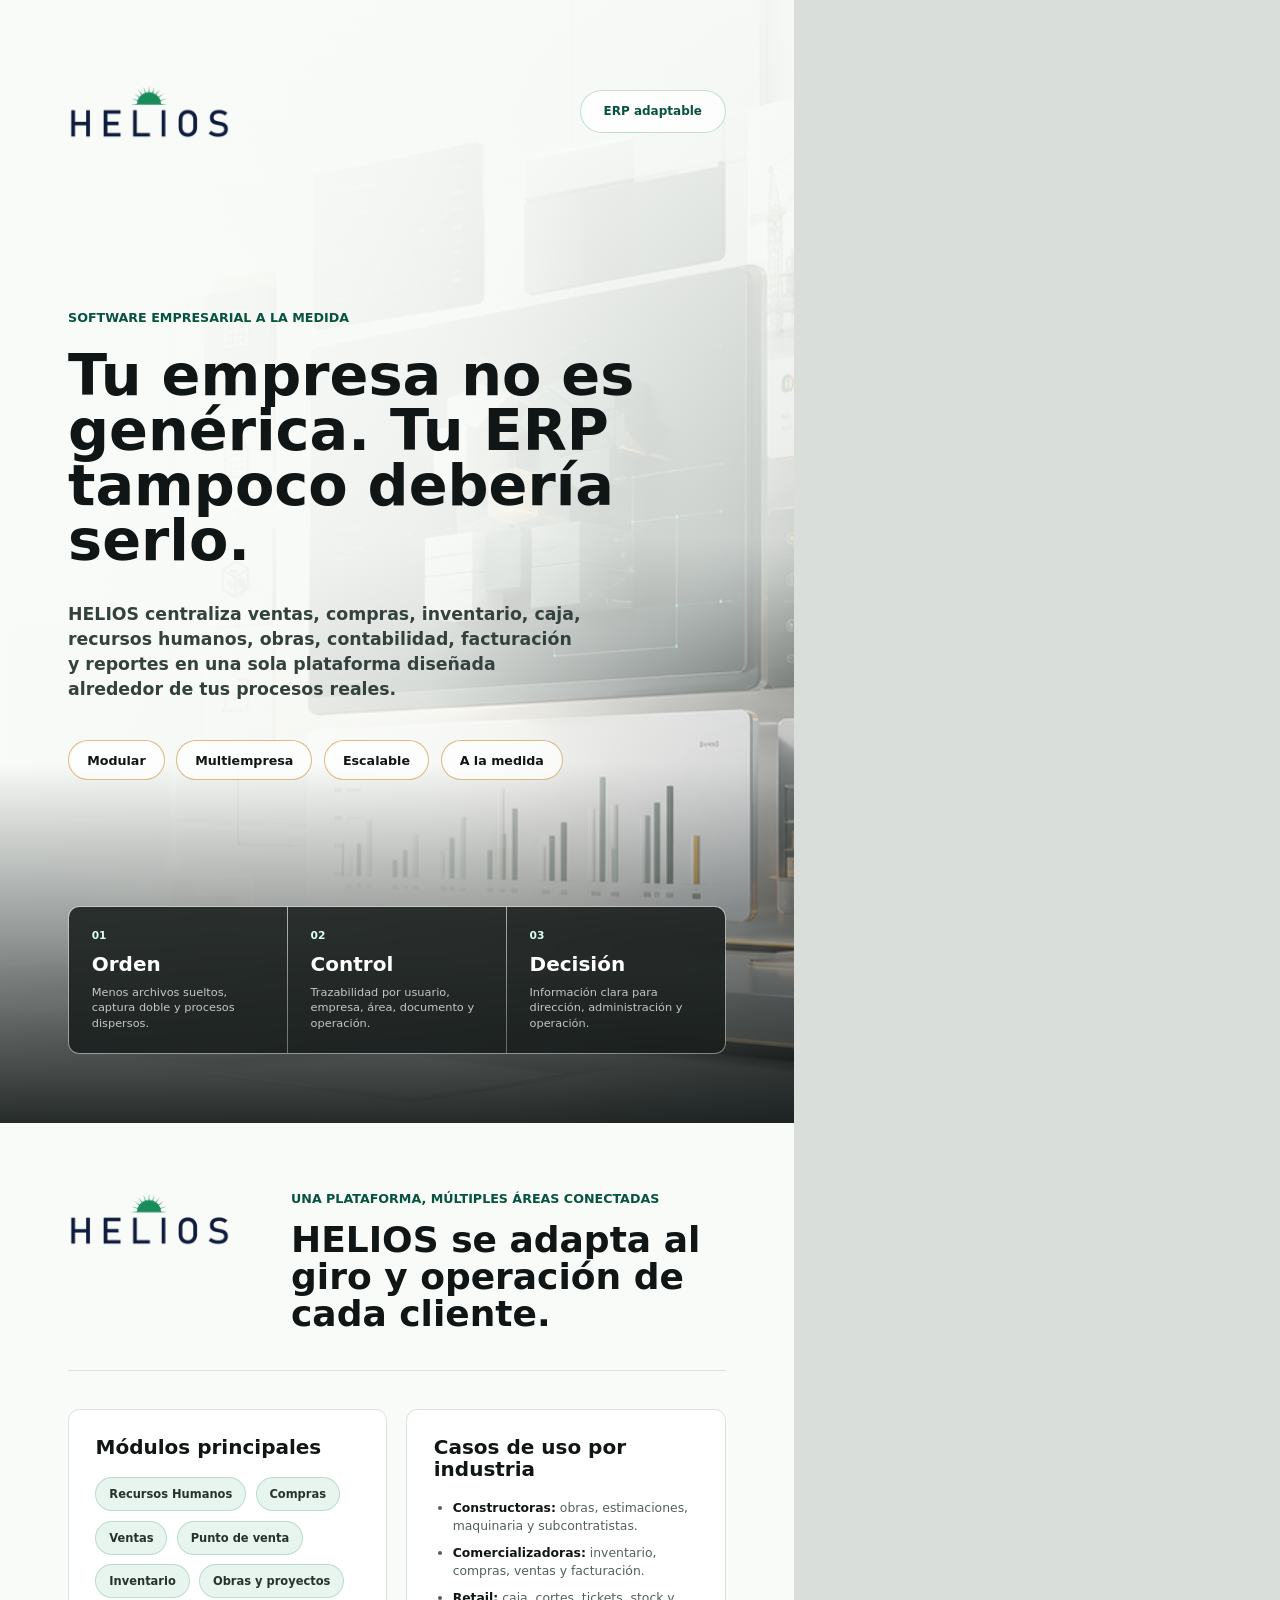
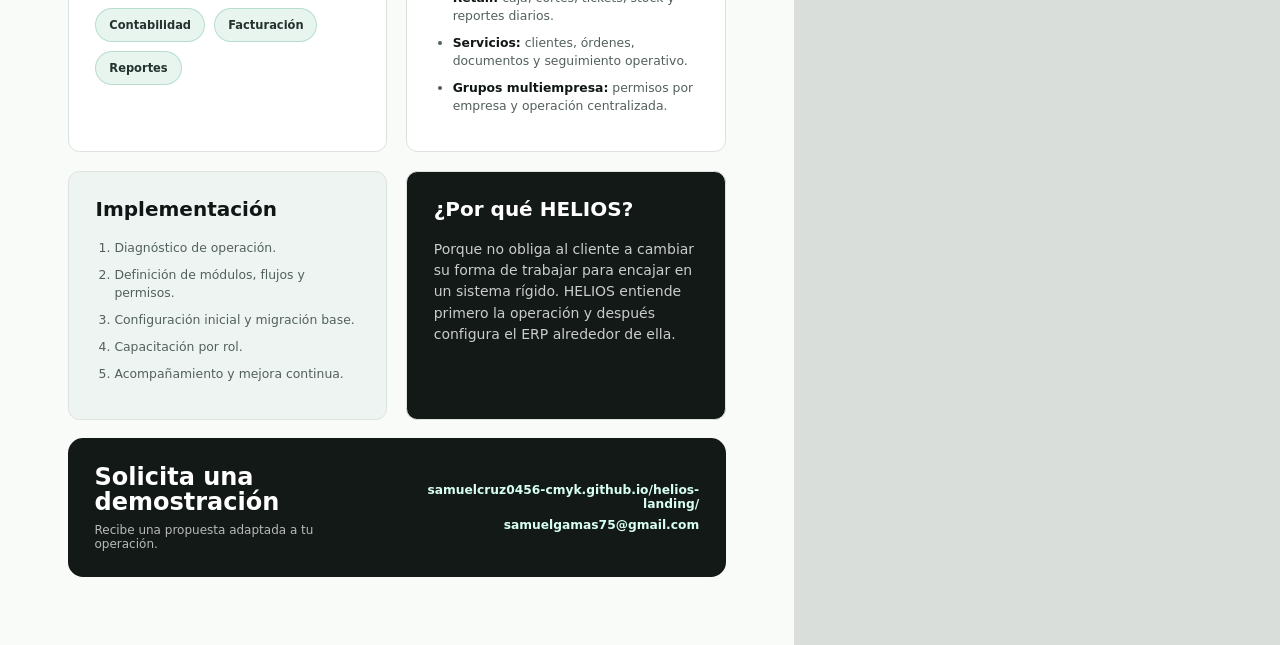
<file: pdf/helios-brochure.html>
<!doctype html>
<html lang="es-MX">
  <head>
    <meta charset="utf-8" />
    <title>HELIOS ERP - Brochure Comercial</title>
    <link rel="stylesheet" href="./helios-brochure.css" />
  </head>
  <body>
    <section class="page cover">
      <div class="hero-bg" aria-hidden="true"></div>
      <div class="hero-shade" aria-hidden="true"></div>

      <header class="header">
        <img src="../assets/helios-logo.png" alt="HELIOS" />
        <span>ERP adaptable</span>
      </header>

      <main class="cover-content">
        <p class="eyebrow">Software empresarial a la medida</p>
        <h1>Tu empresa no es genérica. Tu ERP tampoco debería serlo.</h1>
        <p class="lead">
          HELIOS centraliza ventas, compras, inventario, caja, recursos humanos,
          obras, contabilidad, facturación y reportes en una sola plataforma
          diseñada alrededor de tus procesos reales.
        </p>

        <div class="proof-row">
          <strong>Modular</strong>
          <strong>Multiempresa</strong>
          <strong>Escalable</strong>
          <strong>A la medida</strong>
        </div>
      </main>

      <section class="problem-band">
        <div>
          <span>01</span>
          <h2>Orden</h2>
          <p>Menos archivos sueltos, captura doble y procesos dispersos.</p>
        </div>
        <div>
          <span>02</span>
          <h2>Control</h2>
          <p>Trazabilidad por usuario, empresa, área, documento y operación.</p>
        </div>
        <div>
          <span>03</span>
          <h2>Decisión</h2>
          <p>Información clara para dirección, administración y operación.</p>
        </div>
      </section>
    </section>

    <section class="page details">
      <header class="details-header">
        <img src="../assets/helios-logo.png" alt="HELIOS" />
        <div>
          <p class="eyebrow">Una plataforma, múltiples áreas conectadas</p>
          <h2>HELIOS se adapta al giro y operación de cada cliente.</h2>
        </div>
      </header>

      <section class="content-grid">
        <article class="block modules">
          <h3>Módulos principales</h3>
          <div class="pill-grid">
            <span>Recursos Humanos</span>
            <span>Compras</span>
            <span>Ventas</span>
            <span>Punto de venta</span>
            <span>Inventario</span>
            <span>Obras y proyectos</span>
            <span>Contabilidad</span>
            <span>Facturación</span>
            <span>Reportes</span>
          </div>
        </article>

        <article class="block industries">
          <h3>Casos de uso por industria</h3>
          <ul>
            <li><strong>Constructoras:</strong> obras, estimaciones, maquinaria y subcontratistas.</li>
            <li><strong>Comercializadoras:</strong> inventario, compras, ventas y facturación.</li>
            <li><strong>Retail:</strong> caja, cortes, tickets, stock y reportes diarios.</li>
            <li><strong>Servicios:</strong> clientes, órdenes, documentos y seguimiento operativo.</li>
            <li><strong>Grupos multiempresa:</strong> permisos por empresa y operación centralizada.</li>
          </ul>
        </article>

        <article class="block implementation">
          <h3>Implementación</h3>
          <ol>
            <li>Diagnóstico de operación.</li>
            <li>Definición de módulos, flujos y permisos.</li>
            <li>Configuración inicial y migración base.</li>
            <li>Capacitación por rol.</li>
            <li>Acompañamiento y mejora continua.</li>
          </ol>
        </article>

        <article class="block value">
          <h3>¿Por qué HELIOS?</h3>
          <p>
            Porque no obliga al cliente a cambiar su forma de trabajar para
            encajar en un sistema rígido. HELIOS entiende primero la operación y
            después configura el ERP alrededor de ella.
          </p>
        </article>
      </section>

      <footer class="cta">
        <div>
          <strong>Solicita una demostración</strong>
          <span>Recibe una propuesta adaptada a tu operación.</span>
        </div>
        <div class="contact">
          <a href="https://samuelcruz0456-cmyk.github.io/helios-landing/">samuelcruz0456-cmyk.github.io/helios-landing/</a>
          <a href="mailto:samuelgamas75@gmail.com">samuelgamas75@gmail.com</a>
        </div>
      </footer>
    </section>
  </body>
</html>
</file>
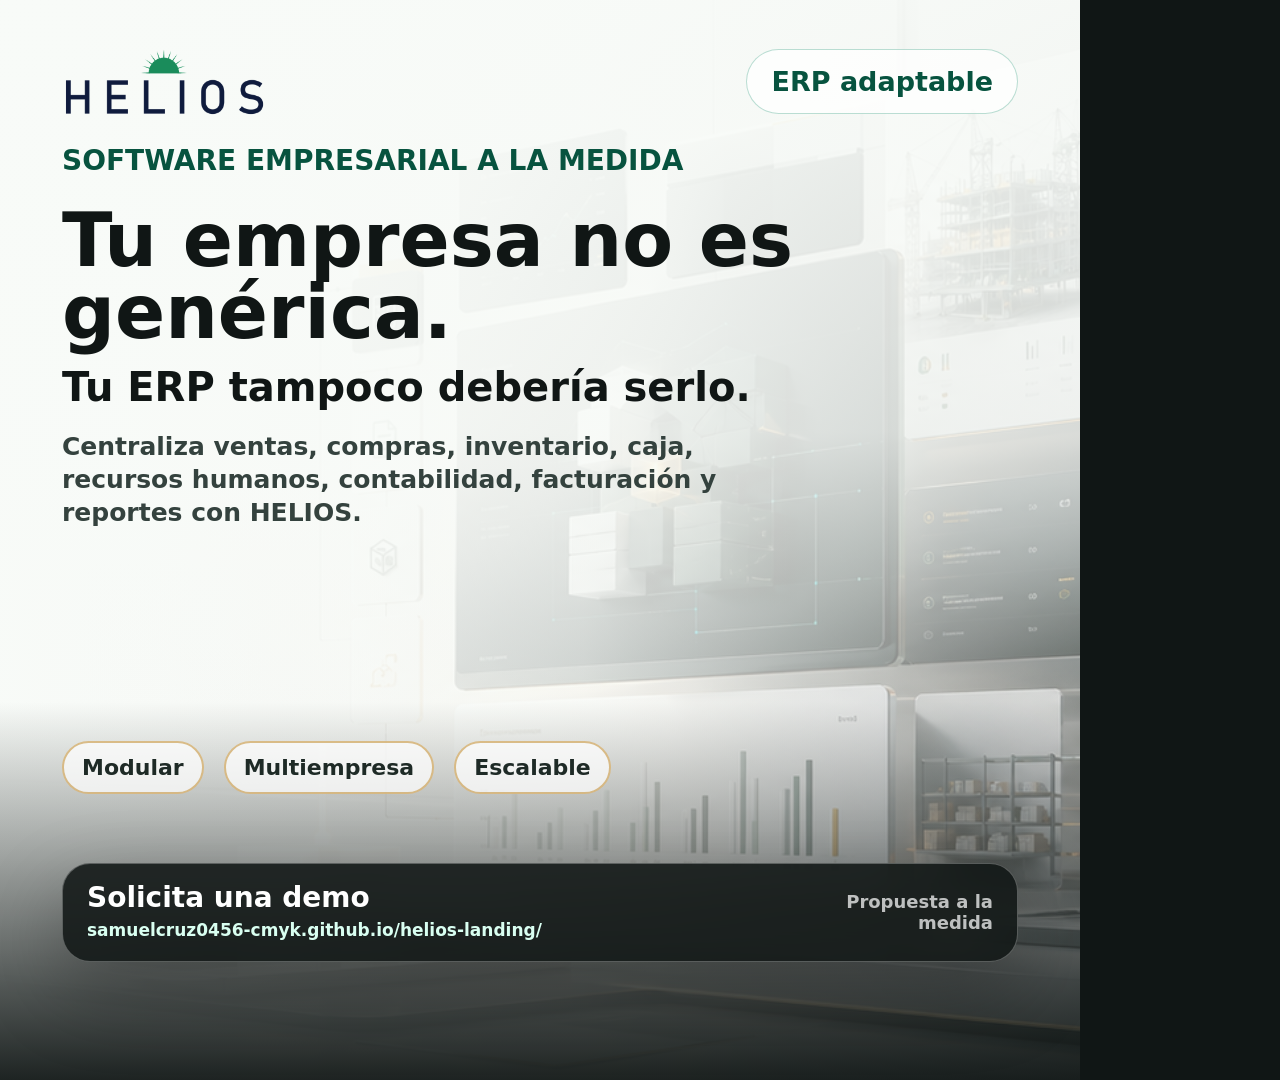
<file: promos/feed-post.html>
<!doctype html>
<html lang="es-MX">
  <head>
    <meta charset="utf-8" />
    <meta name="viewport" content="width=device-width, initial-scale=1" />
    <title>HELIOS Promo - Feed</title>
    <link rel="stylesheet" href="./promo.css" />
  </head>
  <body>
    <main class="canvas feed">
      <div class="background" aria-hidden="true"></div>
      <div class="shade" aria-hidden="true"></div>
      <section class="content">
        <header class="top">
          <img src="./helios-logo.png" alt="HELIOS" />
          <span class="badge">ERP adaptable</span>
        </header>
        <div class="message">
          <p class="eyebrow">Software empresarial a la medida</p>
          <h1>Tu empresa no es genérica.</h1>
          <h2>Tu ERP tampoco debería serlo.</h2>
          <p class="copy">
            Centraliza ventas, compras, inventario, caja, recursos humanos,
            contabilidad, facturación y reportes con HELIOS.
          </p>
        </div>
        <div>
          <div class="benefits">
            <span>Modular</span>
            <span>Multiempresa</span>
            <span>Escalable</span>
          </div>
          <footer class="cta">
            <div>
              <strong>Solicita una demo</strong>
              <span>samuelcruz0456-cmyk.github.io/helios-landing/</span>
            </div>
            <p>Propuesta a la medida</p>
          </footer>
        </div>
      </section>
    </main>
  </body>
</html>
</file>
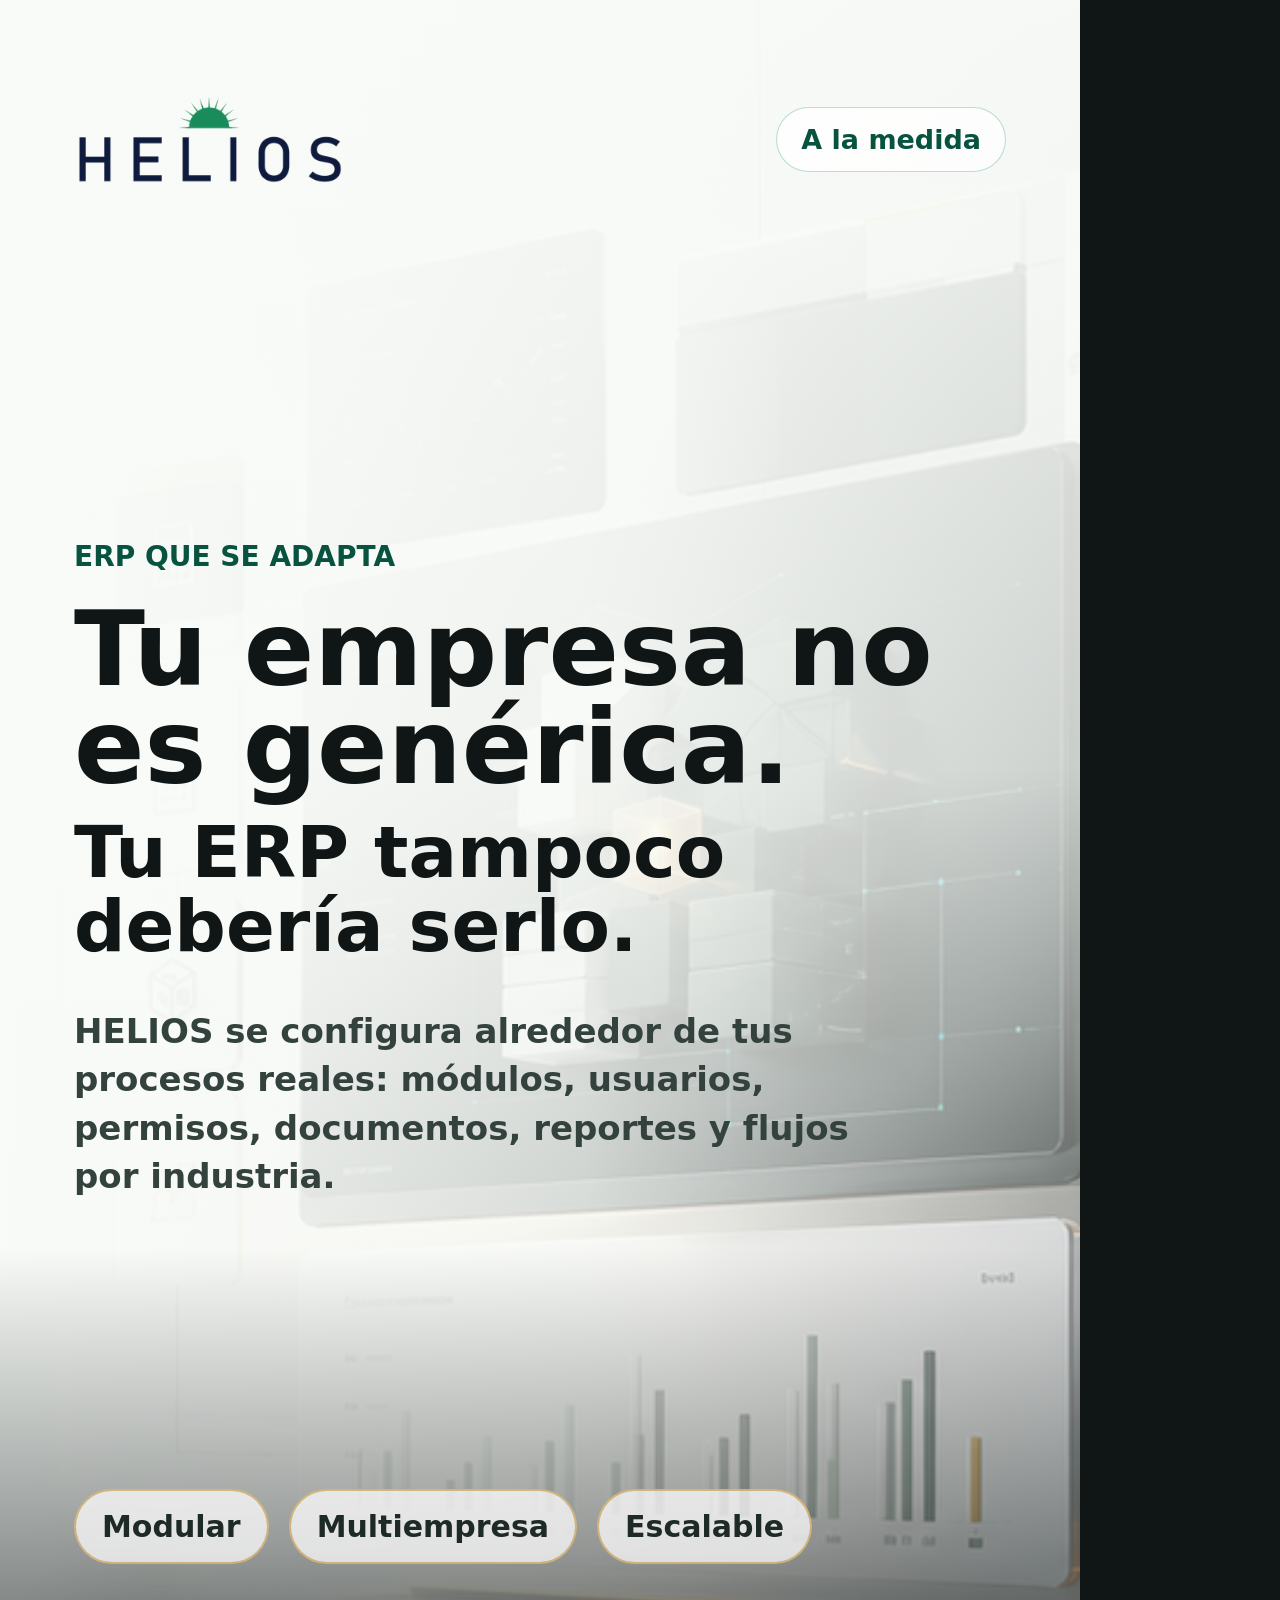
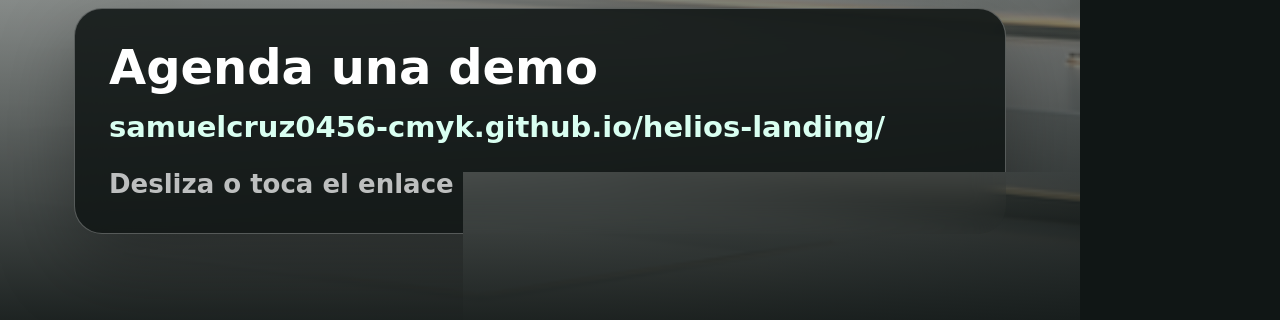
<file: promos/story-adaptable.html>
<!doctype html>
<html lang="es-MX">
  <head>
    <meta charset="utf-8" />
    <meta name="viewport" content="width=device-width, initial-scale=1" />
    <title>HELIOS Promo - Adaptable</title>
    <link rel="stylesheet" href="./promo.css" />
  </head>
  <body>
    <main class="canvas story adapt">
      <div class="background" aria-hidden="true"></div>
      <div class="shade" aria-hidden="true"></div>
      <section class="content">
        <header class="top">
          <img src="./helios-logo.png" alt="HELIOS" />
          <span class="badge">A la medida</span>
        </header>
        <div class="message">
          <p class="eyebrow">ERP que se adapta</p>
          <h1>Tu empresa no es genérica.</h1>
          <h2>Tu ERP tampoco debería serlo.</h2>
          <p class="copy">
            HELIOS se configura alrededor de tus procesos reales: módulos,
            usuarios, permisos, documentos, reportes y flujos por industria.
          </p>
        </div>
        <div class="benefits">
          <span>Modular</span>
          <span>Multiempresa</span>
          <span>Escalable</span>
        </div>
        <footer class="cta">
          <div>
            <strong>Agenda una demo</strong>
            <span>samuelcruz0456-cmyk.github.io/helios-landing/</span>
          </div>
          <p>Desliza o toca el enlace</p>
        </footer>
      </section>
    </main>
  </body>
</html>
</file>
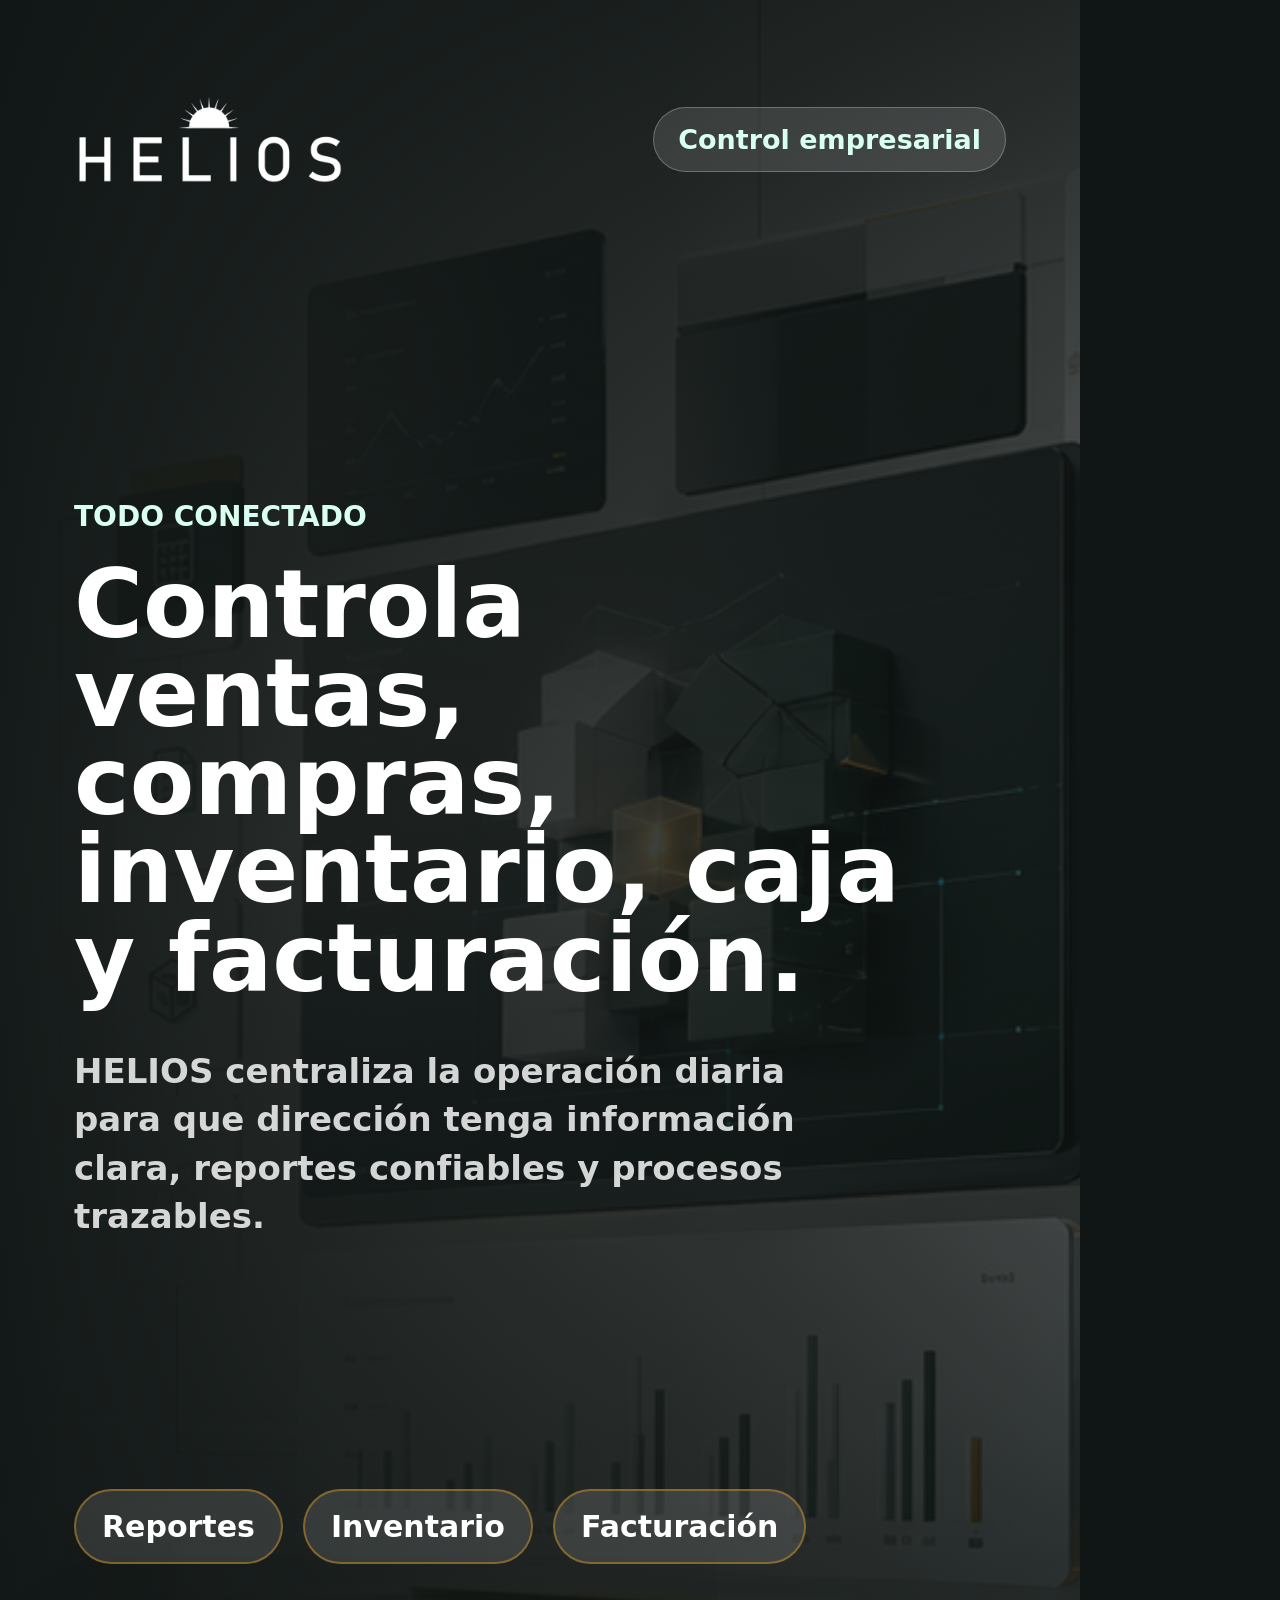
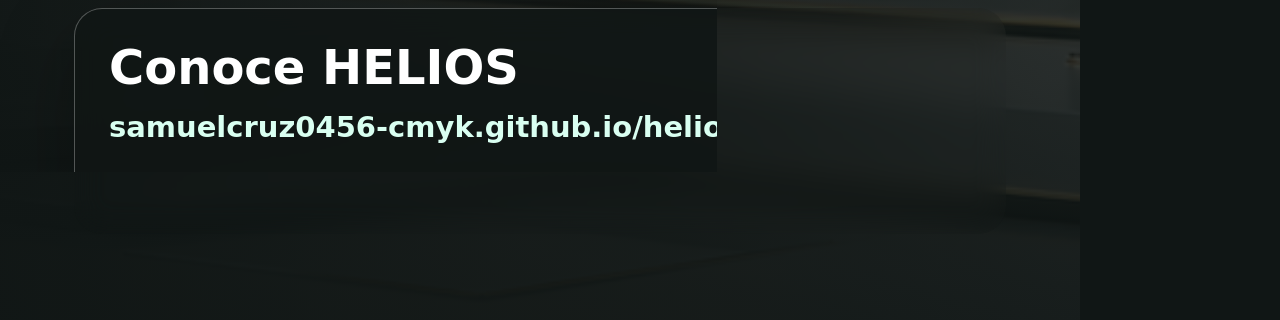
<file: promos/story-control.html>
<!doctype html>
<html lang="es-MX">
  <head>
    <meta charset="utf-8" />
    <meta name="viewport" content="width=device-width, initial-scale=1" />
    <title>HELIOS Promo - Control</title>
    <link rel="stylesheet" href="./promo.css" />
  </head>
  <body>
    <main class="canvas story control dark-copy">
      <div class="background" aria-hidden="true"></div>
      <div class="shade dark" aria-hidden="true"></div>
      <section class="content">
        <header class="top">
          <img class="force-white-logo" src="./helios-logo.png" alt="HELIOS" />
          <span class="badge">Control empresarial</span>
        </header>
        <div class="message">
          <p class="eyebrow">Todo conectado</p>
          <h1>Controla ventas, compras, inventario, caja y facturación.</h1>
          <p class="copy">
            HELIOS centraliza la operación diaria para que dirección tenga
            información clara, reportes confiables y procesos trazables.
          </p>
        </div>
        <div class="benefits">
          <span>Reportes</span>
          <span>Inventario</span>
          <span>Facturación</span>
        </div>
        <footer class="cta">
          <div>
            <strong>Conoce HELIOS</strong>
            <span>samuelcruz0456-cmyk.github.io/helios-landing/</span>
          </div>
          <p>Solicita una propuesta a la medida</p>
        </footer>
      </section>
    </main>
  </body>
</html>
</file>
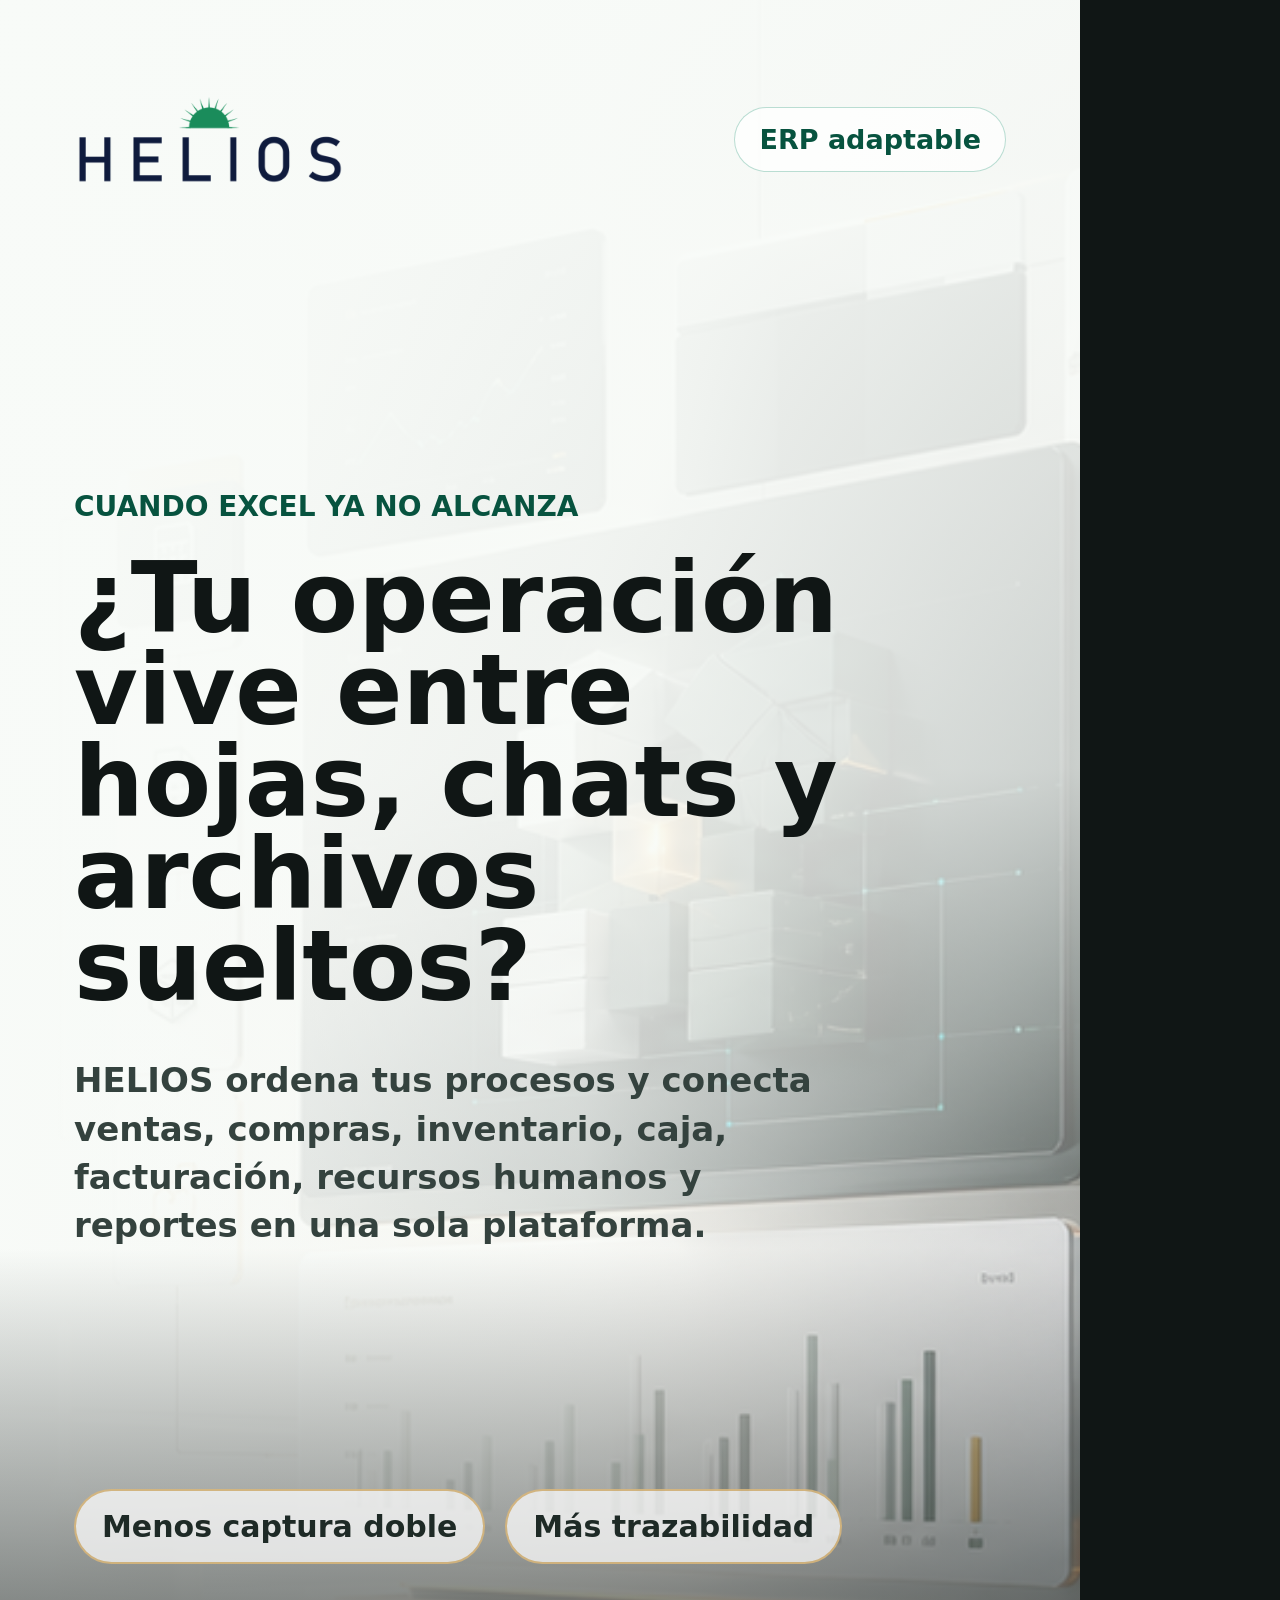
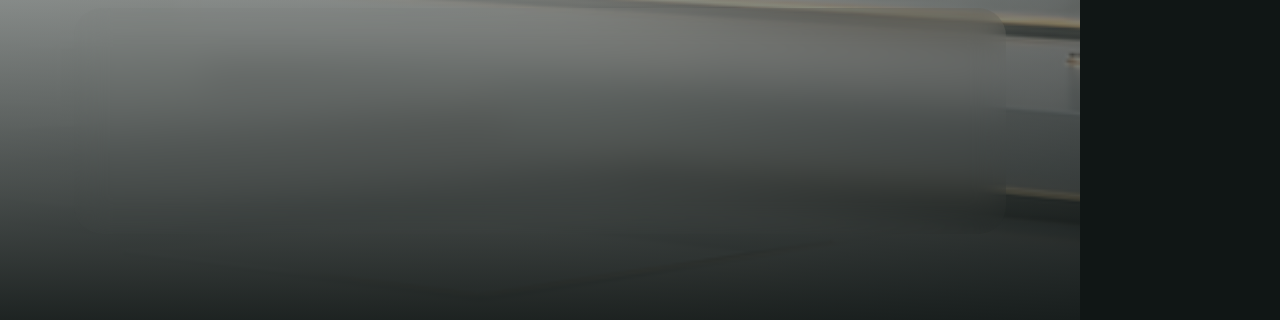
<file: promos/story-dolor.html>
<!doctype html>
<html lang="es-MX">
  <head>
    <meta charset="utf-8" />
    <meta name="viewport" content="width=device-width, initial-scale=1" />
    <title>HELIOS Promo - Dolor</title>
    <link rel="stylesheet" href="./promo.css" />
  </head>
  <body>
    <main class="canvas story pain">
      <div class="background" aria-hidden="true"></div>
      <div class="shade" aria-hidden="true"></div>
      <section class="content">
        <header class="top">
          <img src="./helios-logo.png" alt="HELIOS" />
          <span class="badge">ERP adaptable</span>
        </header>
        <div class="message">
          <p class="eyebrow">Cuando Excel ya no alcanza</p>
          <h1>¿Tu operación vive entre hojas, chats y archivos sueltos?</h1>
          <p class="copy">
            HELIOS ordena tus procesos y conecta ventas, compras, inventario,
            caja, facturación, recursos humanos y reportes en una sola plataforma.
          </p>
        </div>
        <div class="benefits">
          <span>Menos captura doble</span>
          <span>Más trazabilidad</span>
        </div>
        <footer class="cta">
          <div>
            <strong>Agenda una demo</strong>
            <span>samuelcruz0456-cmyk.github.io/helios-landing/</span>
          </div>
          <p>Desliza o toca el enlace</p>
        </footer>
      </section>
    </main>
  </body>
</html>
</file>
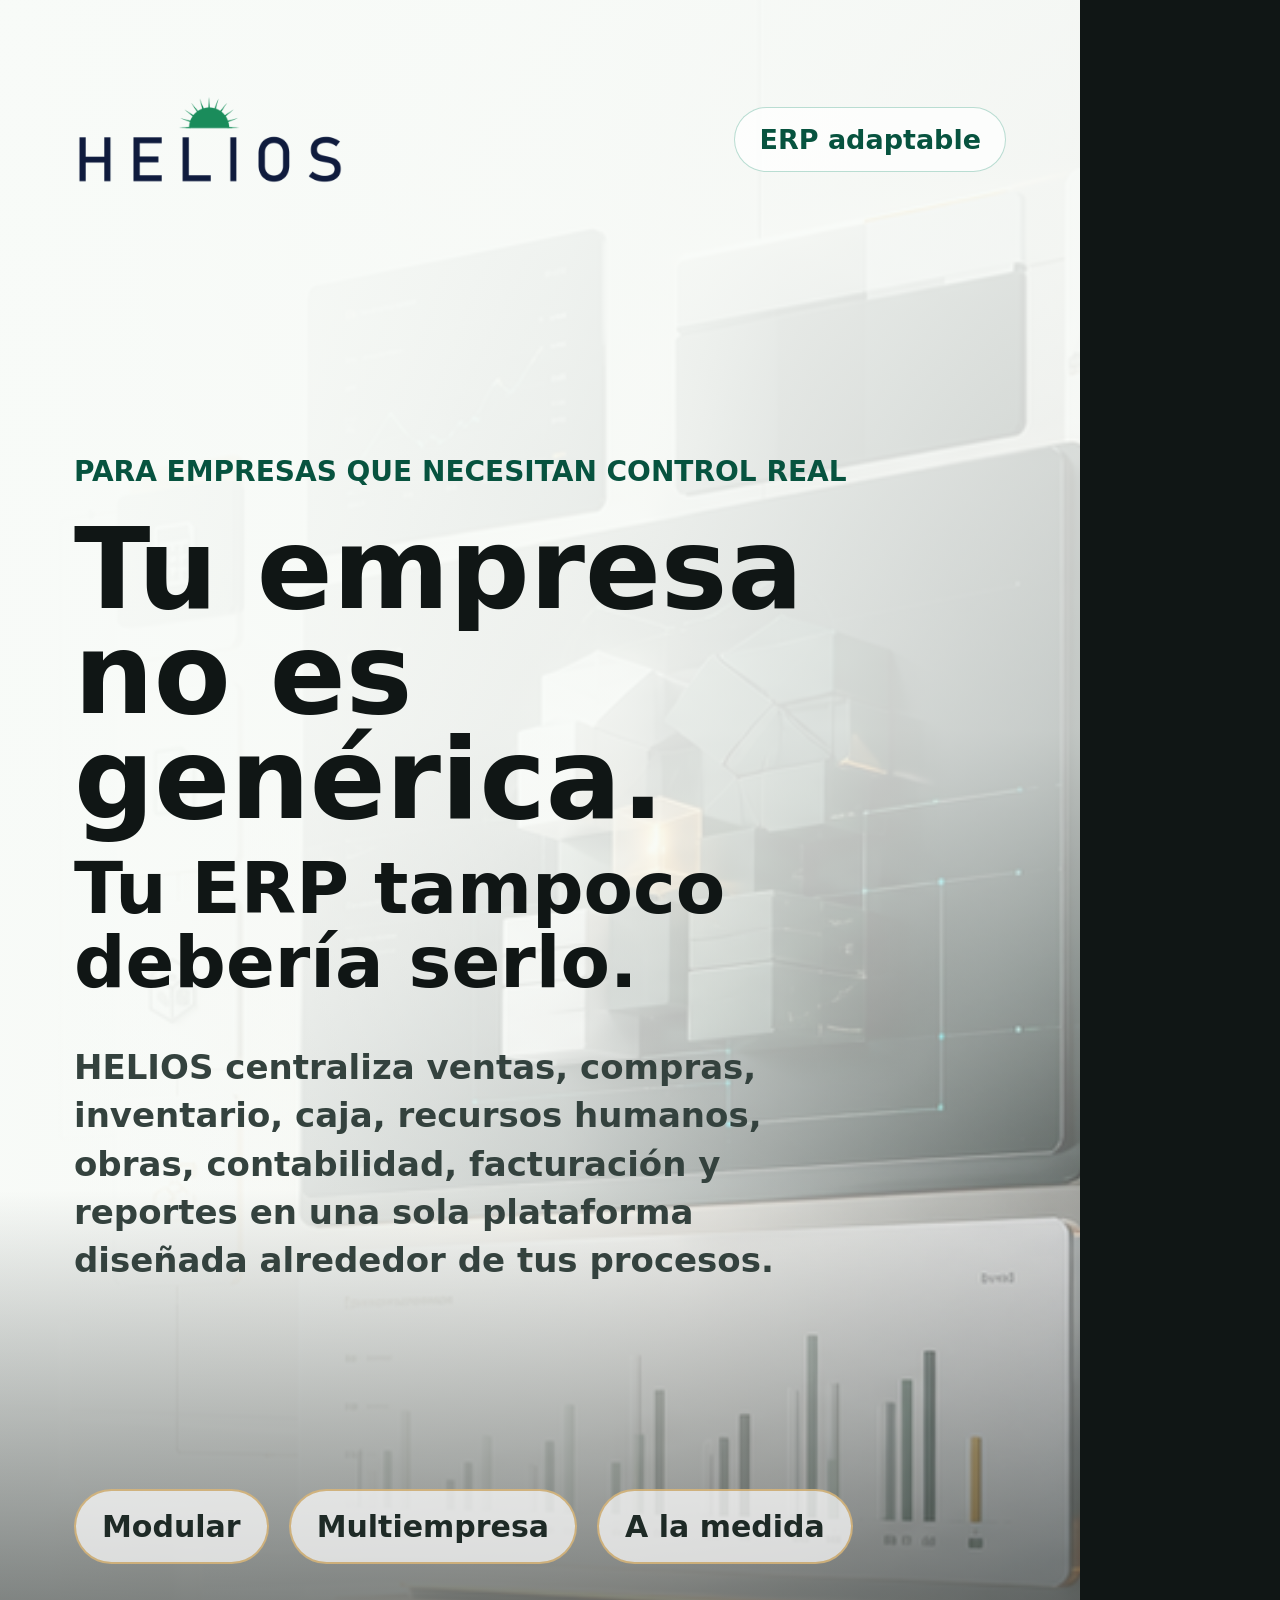
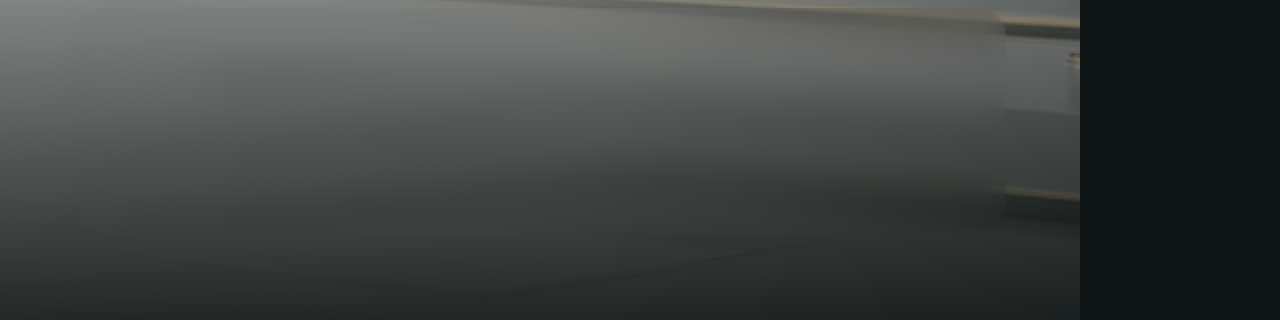
<file: promos/story.html>
<!doctype html>
<html lang="es-MX">
  <head>
    <meta charset="utf-8" />
    <meta name="viewport" content="width=device-width, initial-scale=1" />
    <title>Promo HELIOS - Historia</title>
    <link rel="stylesheet" href="./story.css" />
  </head>
  <body>
    <main class="story" aria-label="Promocional HELIOS ERP para historias">
      <div class="background" aria-hidden="true"></div>
      <div class="shade" aria-hidden="true"></div>

      <section class="content">
        <header class="top">
          <img src="./helios-logo.png" alt="HELIOS" />
          <span>ERP adaptable</span>
        </header>

        <div class="message">
          <p class="eyebrow">Para empresas que necesitan control real</p>
          <h1>Tu empresa no es genérica.</h1>
          <h2>Tu ERP tampoco debería serlo.</h2>
          <p class="copy">
            HELIOS centraliza ventas, compras, inventario, caja, recursos humanos,
            obras, contabilidad, facturación y reportes en una sola plataforma
            diseñada alrededor de tus procesos.
          </p>
        </div>

        <div class="benefits" aria-label="Ventajas de HELIOS">
          <span>Modular</span>
          <span>Multiempresa</span>
          <span>A la medida</span>
        </div>

        <footer class="cta">
          <div>
            <strong>Agenda una demo</strong>
            <span>samuelcruz0456-cmyk.github.io/helios-landing/</span>
          </div>
          <p>Desliza o toca el enlace</p>
        </footer>
      </section>
    </main>
  </body>
</html>
</file>
<file: pdf/helios-brochure.css>
@page {
  size: A4;
  margin: 0;
}

:root {
  --ink: #101615;
  --muted: #52605c;
  --white: #ffffff;
  --paper: #f8fbf8;
  --emerald: #0d8a66;
  --emerald-dark: #07533f;
  --amber: #c18a2c;
  --line: #dce3df;
  --dark: #121917;
}

* {
  box-sizing: border-box;
}

html,
body {
  margin: 0;
  background: #d9dedb;
  color: var(--ink);
  font-family:
    Inter, ui-sans-serif, system-ui, -apple-system, BlinkMacSystemFont, "Segoe UI",
    sans-serif;
  letter-spacing: 0;
}

.page {
  position: relative;
  width: 210mm;
  height: 297mm;
  overflow: hidden;
  background: var(--paper);
  page-break-after: always;
}

.page:last-child {
  page-break-after: auto;
}

.cover {
  padding: 22mm 18mm 18mm;
}

.hero-bg,
.hero-shade {
  position: absolute;
  inset: 0;
}

.hero-bg {
  background-image: url("../assets/helios-erp-hero.png");
  background-position: 58% center;
  background-size: cover;
  transform: scale(1.04);
}

.hero-shade {
  background:
    linear-gradient(180deg, rgba(248, 251, 248, 0.95) 0%, rgba(248, 251, 248, 0.72) 48%, rgba(248, 251, 248, 0.12) 68%, rgba(16, 22, 21, 0.9) 100%),
    linear-gradient(90deg, rgba(248, 251, 248, 0.98) 0%, rgba(248, 251, 248, 0.76) 54%, rgba(248, 251, 248, 0.16) 100%);
}

.header,
.cover-content,
.problem-band,
.details-header,
.content-grid,
.cta {
  position: relative;
  z-index: 1;
}

.header,
.details-header {
  display: flex;
  align-items: center;
  justify-content: space-between;
  gap: 16mm;
}

.header img,
.details-header img {
  width: 43mm;
  height: auto;
}

.header span {
  padding: 3.5mm 6mm;
  border: 0.3mm solid rgba(13, 138, 102, 0.26);
  border-radius: 99mm;
  background: rgba(255, 255, 255, 0.72);
  color: var(--emerald-dark);
  font-size: 9pt;
  font-weight: 850;
}

.cover-content {
  max-width: 154mm;
  margin-top: 45mm;
}

.eyebrow {
  margin: 0 0 6mm;
  color: var(--emerald-dark);
  font-size: 9.5pt;
  font-weight: 900;
  line-height: 1.2;
  text-transform: uppercase;
}

h1,
h2,
h3,
p {
  overflow-wrap: anywhere;
}

h1 {
  margin: 0;
  color: var(--ink);
  font-size: 43pt;
  line-height: 0.96;
  letter-spacing: 0;
}

.lead {
  max-width: 136mm;
  margin: 9mm 0 0;
  color: #34423e;
  font-size: 13pt;
  line-height: 1.45;
  font-weight: 560;
}

.proof-row {
  display: flex;
  flex-wrap: wrap;
  gap: 3mm;
  margin-top: 10mm;
}

.proof-row strong {
  padding: 3mm 4.8mm;
  border: 0.45mm solid rgba(193, 138, 44, 0.58);
  border-radius: 99mm;
  background: rgba(255, 255, 255, 0.72);
  font-size: 9.5pt;
}

.problem-band {
  display: grid;
  grid-template-columns: repeat(3, 1fr);
  gap: 0.3mm;
  position: absolute;
  left: 18mm;
  right: 18mm;
  bottom: 18mm;
  overflow: hidden;
  border: 0.3mm solid rgba(255, 255, 255, 0.26);
  border-radius: 3mm;
  background: rgba(255, 255, 255, 0.2);
  color: var(--white);
  backdrop-filter: blur(12px);
}

.problem-band div {
  min-height: 37mm;
  padding: 6mm;
  background: rgba(16, 22, 21, 0.84);
}

.problem-band span {
  display: block;
  margin-bottom: 3mm;
  color: #d9fff1;
  font-size: 8pt;
  font-weight: 850;
}

.problem-band h2 {
  margin: 0;
  color: var(--white);
  font-size: 15pt;
  line-height: 1;
}

.problem-band p {
  margin: 3mm 0 0;
  color: rgba(255, 255, 255, 0.74);
  font-size: 8.5pt;
  line-height: 1.35;
}

.details {
  padding: 18mm;
}

.details-header {
  align-items: flex-start;
  padding-bottom: 10mm;
  border-bottom: 0.3mm solid var(--line);
}

.details-header div {
  max-width: 125mm;
}

.details-header .eyebrow {
  margin-bottom: 4mm;
}

.details-header h2 {
  margin: 0;
  color: var(--ink);
  font-size: 27pt;
  line-height: 1.03;
  letter-spacing: 0;
}

.content-grid {
  display: grid;
  grid-template-columns: 1fr 1fr;
  gap: 5mm;
  margin-top: 10mm;
}

.block {
  min-height: 62mm;
  padding: 7mm;
  border: 0.3mm solid var(--line);
  border-radius: 3mm;
  background: var(--white);
}

.block h3 {
  margin: 0 0 5mm;
  color: var(--ink);
  font-size: 15pt;
  line-height: 1.1;
}

.pill-grid {
  display: flex;
  flex-wrap: wrap;
  gap: 2.5mm;
}

.pill-grid span {
  padding: 2.4mm 3.4mm;
  border: 0.3mm solid rgba(13, 138, 102, 0.22);
  border-radius: 99mm;
  background: #e8f5ef;
  color: #24332f;
  font-size: 8.6pt;
  font-weight: 760;
}

ul,
ol {
  margin: 0;
  padding-left: 5mm;
  color: var(--muted);
  font-size: 9.3pt;
  line-height: 1.45;
}

li {
  margin-bottom: 2.4mm;
}

li strong {
  color: var(--ink);
}

.implementation {
  background: #eef4f2;
}

.value {
  background: var(--dark);
  color: var(--white);
}

.value h3 {
  color: var(--white);
}

.value p {
  margin: 0;
  color: rgba(255, 255, 255, 0.78);
  font-size: 10.5pt;
  line-height: 1.52;
}

.cta {
  position: absolute;
  left: 18mm;
  right: 18mm;
  bottom: 18mm;
  display: grid;
  grid-template-columns: 1fr 1.1fr;
  gap: 9mm;
  align-items: center;
  padding: 7mm;
  border-radius: 4mm;
  background: var(--dark);
  color: var(--white);
}

.cta strong {
  display: block;
  font-size: 18pt;
  line-height: 1.05;
}

.cta span {
  display: block;
  margin-top: 2mm;
  color: rgba(255, 255, 255, 0.7);
  font-size: 9pt;
}

.contact {
  display: grid;
  gap: 2mm;
  text-align: right;
}

.contact a {
  color: #d9fff1;
  font-size: 9.2pt;
  font-weight: 750;
  text-decoration: none;
}
</file>
<file: promos/promo.css>
:root {
  --ink: #101615;
  --white: #ffffff;
  --emerald: #0d8a66;
  --emerald-dark: #07533f;
  --amber: #c18a2c;
  --paper: #f8fbf8;
}

* {
  box-sizing: border-box;
}

html,
body {
  margin: 0;
  min-height: 100%;
  background: #101615;
  font-family:
    Inter, ui-sans-serif, system-ui, -apple-system, BlinkMacSystemFont, "Segoe UI",
    sans-serif;
  letter-spacing: 0;
}

.canvas {
  position: relative;
  overflow: hidden;
  background: var(--paper);
  color: var(--ink);
}

.story {
  width: 1080px;
  height: 1920px;
}

.feed {
  width: 1080px;
  height: 1080px;
}

.background,
.shade {
  position: absolute;
  inset: 0;
}

.background {
  background-image: url("./helios-erp-hero.png");
  background-position: 60% center;
  background-size: cover;
  transform: scale(1.06);
}

.shade {
  background:
    linear-gradient(180deg, rgba(248, 251, 248, 0.95) 0%, rgba(248, 251, 248, 0.76) 40%, rgba(248, 251, 248, 0.2) 65%, rgba(16, 22, 21, 0.94) 100%),
    linear-gradient(90deg, rgba(248, 251, 248, 0.98) 0%, rgba(248, 251, 248, 0.74) 54%, rgba(248, 251, 248, 0.18) 100%);
}

.shade.dark {
  background:
    linear-gradient(180deg, rgba(16, 22, 21, 0.88) 0%, rgba(16, 22, 21, 0.55) 44%, rgba(16, 22, 21, 0.92) 100%),
    linear-gradient(90deg, rgba(16, 22, 21, 0.95) 0%, rgba(16, 22, 21, 0.58) 62%, rgba(16, 22, 21, 0.18) 100%);
}

.content {
  position: relative;
  z-index: 1;
  display: grid;
  height: 100%;
}

.story .content {
  grid-template-rows: auto 1fr auto auto;
  padding: 92px 74px 86px;
}

.feed .content {
  display: block;
  padding: 46px 62px 46px;
}

.top {
  display: flex;
  align-items: center;
  justify-content: space-between;
  gap: 32px;
}

.top img {
  width: 272px;
  height: auto;
}

.force-white-logo {
  filter: brightness(0) invert(1);
}

.feed .top img {
  width: 205px;
}

.badge {
  padding: 16px 24px;
  border: 1px solid rgba(13, 138, 102, 0.28);
  border-radius: 999px;
  background: rgba(255, 255, 255, 0.72);
  color: var(--emerald-dark);
  font-size: 27px;
  font-weight: 850;
}

.dark .badge,
.dark-copy .badge {
  border-color: rgba(255, 255, 255, 0.26);
  background: rgba(255, 255, 255, 0.12);
  color: #d9fff1;
}

.message {
  align-self: center;
  max-width: 870px;
  margin-top: 64px;
}

.feed .message {
  max-width: 780px;
  margin-top: 26px;
}

.eyebrow {
  margin: 0 0 28px;
  color: var(--emerald-dark);
  font-size: 28px;
  font-weight: 900;
  line-height: 1.2;
  text-transform: uppercase;
}

.dark-copy .eyebrow,
.dark .eyebrow {
  color: #d9fff1;
}

h1,
h2,
p {
  overflow-wrap: anywhere;
}

h1 {
  margin: 0;
  color: #101615;
  font-size: 112px;
  line-height: 0.94;
  letter-spacing: 0;
}

h2 {
  margin: 18px 0 0;
  color: #101615;
  font-size: 72px;
  line-height: 1.03;
  letter-spacing: 0;
}

.feed h1 {
  max-width: 850px;
  font-size: 74px;
  line-height: 0.97;
}

.feed h2 {
  max-width: 780px;
  font-size: 40px;
}

.dark-copy h1,
.dark-copy h2,
.dark h1,
.dark h2 {
  color: var(--white);
}

.copy {
  max-width: 780px;
  margin: 44px 0 0;
  color: #34423e;
  font-size: 34px;
  line-height: 1.42;
  font-weight: 560;
}

.feed .copy {
  max-width: 760px;
  margin-top: 22px;
  font-size: 25px;
  line-height: 1.32;
}

.dark-copy .copy,
.dark .copy {
  color: rgba(255, 255, 255, 0.82);
}

.benefits {
  display: flex;
  flex-wrap: wrap;
  gap: 20px;
  align-self: end;
  margin-bottom: 44px;
}

.feed .benefits {
  position: absolute;
  left: 62px;
  right: 62px;
  bottom: 286px;
  margin: 0;
}

.benefits span {
  padding: 18px 26px;
  border: 2px solid rgba(193, 138, 44, 0.55);
  border-radius: 999px;
  background: rgba(255, 255, 255, 0.72);
  color: #1e2a26;
  font-size: 30px;
  font-weight: 850;
}

.feed .benefits span {
  padding: 12px 18px;
  font-size: 22px;
}

.dark-copy .benefits span,
.dark .benefits span {
  background: rgba(255, 255, 255, 0.12);
  color: var(--white);
}

.cta {
  display: grid;
  gap: 24px;
  padding: 34px;
  border: 1px solid rgba(255, 255, 255, 0.28);
  border-radius: 28px;
  background: rgba(16, 22, 21, 0.88);
  color: var(--white);
  box-shadow: 0 30px 80px rgba(0, 0, 0, 0.28);
  backdrop-filter: blur(16px);
}

.feed .cta {
  position: absolute;
  left: 62px;
  right: 62px;
  bottom: 118px;
  grid-template-columns: 1fr auto;
  align-items: center;
  gap: 24px;
  padding: 20px 24px;
}

.cta strong {
  display: block;
  font-size: 48px;
  line-height: 1;
}

.feed .cta strong {
  font-size: 28px;
}

.cta span {
  display: block;
  margin-top: 18px;
  color: #d9fff1;
  font-size: 29px;
  font-weight: 740;
  line-height: 1.25;
}

.feed .cta span {
  margin-top: 8px;
  font-size: 17px;
}

.cta p {
  margin: 0;
  color: rgba(255, 255, 255, 0.72);
  font-size: 26px;
  font-weight: 700;
}

.feed .cta p {
  max-width: 210px;
  text-align: right;
  font-size: 18px;
}

.pain h1 {
  font-size: 98px;
}

.control h1 {
  font-size: 94px;
}

.adapt h1 {
  font-size: 104px;
}
</file>
<file: promos/story.css>
:root {
  --ink: #101615;
  --white: #ffffff;
  --emerald: #0d8a66;
  --emerald-dark: #07533f;
  --amber: #c18a2c;
  --line: rgba(255, 255, 255, 0.28);
}

* {
  box-sizing: border-box;
}

html,
body {
  width: 100%;
  min-height: 100%;
  margin: 0;
  background: #101615;
  font-family:
    Inter, ui-sans-serif, system-ui, -apple-system, BlinkMacSystemFont, "Segoe UI",
    sans-serif;
  letter-spacing: 0;
}

.story {
  position: relative;
  width: 1080px;
  height: 1920px;
  overflow: hidden;
  background: #f8fbf8;
  color: var(--ink);
}

.background,
.shade {
  position: absolute;
  inset: 0;
}

.background {
  background-image: url("./helios-erp-hero.png");
  background-position: 60% center;
  background-size: cover;
  transform: scale(1.06);
}

.shade {
  background:
    linear-gradient(180deg, rgba(248, 251, 248, 0.92) 0%, rgba(248, 251, 248, 0.72) 38%, rgba(248, 251, 248, 0.22) 62%, rgba(16, 22, 21, 0.92) 100%),
    linear-gradient(90deg, rgba(248, 251, 248, 0.98) 0%, rgba(248, 251, 248, 0.72) 52%, rgba(248, 251, 248, 0.16) 100%);
}

.content {
  position: relative;
  z-index: 1;
  display: grid;
  grid-template-rows: auto 1fr auto auto;
  height: 100%;
  padding: 92px 74px 86px;
}

.top {
  display: flex;
  align-items: center;
  justify-content: space-between;
  gap: 32px;
}

.top img {
  width: 272px;
  height: auto;
}

.top span {
  padding: 16px 24px;
  border: 1px solid rgba(13, 138, 102, 0.28);
  border-radius: 999px;
  background: rgba(255, 255, 255, 0.72);
  color: var(--emerald-dark);
  font-size: 27px;
  font-weight: 850;
}

.message {
  align-self: center;
  max-width: 860px;
  margin-top: 64px;
}

.eyebrow {
  margin: 0 0 28px;
  color: var(--emerald-dark);
  font-size: 28px;
  font-weight: 900;
  line-height: 1.2;
  text-transform: uppercase;
}

h1,
h2,
p {
  overflow-wrap: anywhere;
}

h1 {
  margin: 0;
  color: #101615;
  font-size: 112px;
  line-height: 0.94;
  letter-spacing: 0;
}

h2 {
  margin: 18px 0 0;
  color: #101615;
  font-size: 72px;
  line-height: 1.03;
  letter-spacing: 0;
}

.copy {
  max-width: 760px;
  margin: 44px 0 0;
  color: #34423e;
  font-size: 34px;
  line-height: 1.42;
  font-weight: 560;
}

.benefits {
  display: flex;
  flex-wrap: wrap;
  gap: 20px;
  align-self: end;
  margin-bottom: 44px;
}

.benefits span {
  padding: 18px 26px;
  border: 2px solid rgba(193, 138, 44, 0.55);
  border-radius: 999px;
  background: rgba(255, 255, 255, 0.7);
  color: #1e2a26;
  font-size: 30px;
  font-weight: 850;
}

.cta {
  display: grid;
  gap: 24px;
  padding: 34px;
  border: 1px solid var(--line);
  border-radius: 28px;
  background: rgba(16, 22, 21, 0.88);
  color: var(--white);
  box-shadow: 0 30px 80px rgba(0, 0, 0, 0.28);
  backdrop-filter: blur(16px);
}

.cta strong {
  display: block;
  font-size: 48px;
  line-height: 1;
}

.cta span {
  display: block;
  margin-top: 18px;
  color: #d9fff1;
  font-size: 29px;
  font-weight: 740;
  line-height: 1.25;
}

.cta p {
  margin: 0;
  color: rgba(255, 255, 255, 0.72);
  font-size: 26px;
  font-weight: 700;
}
</file>
